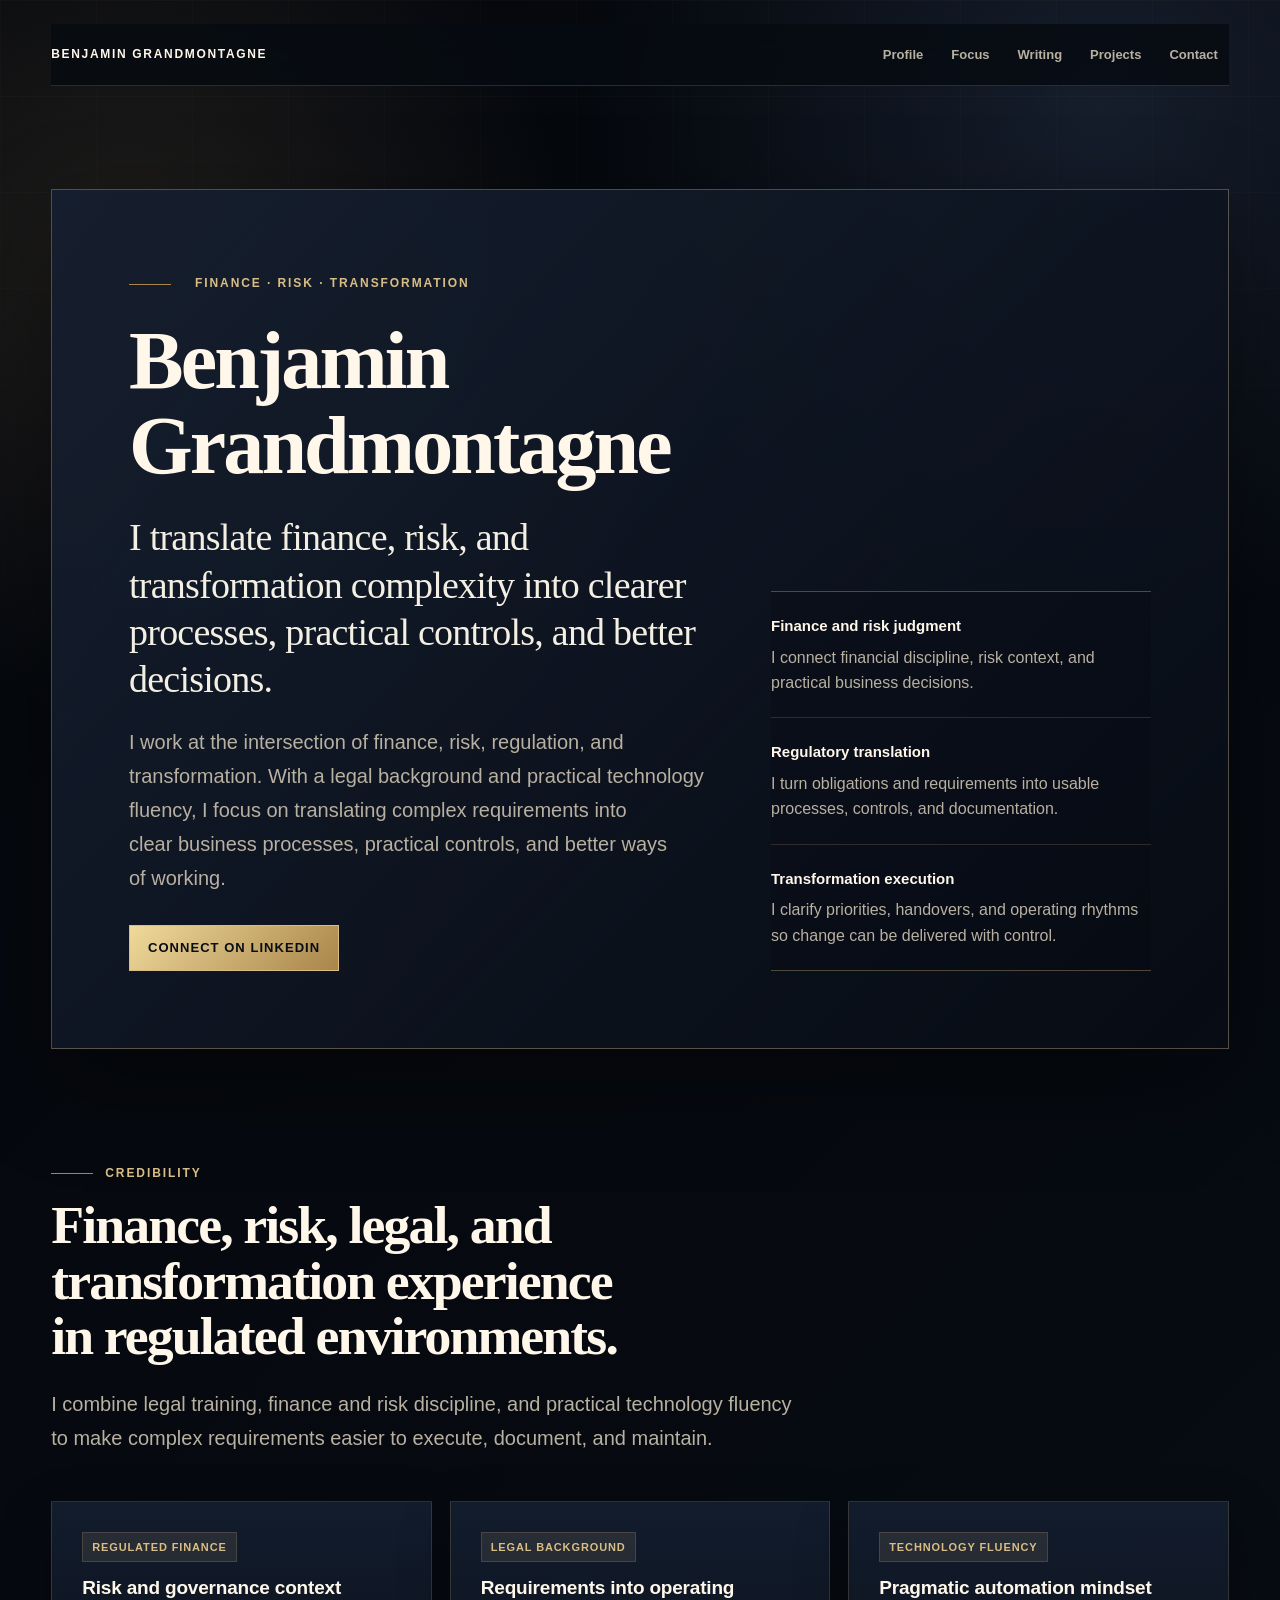
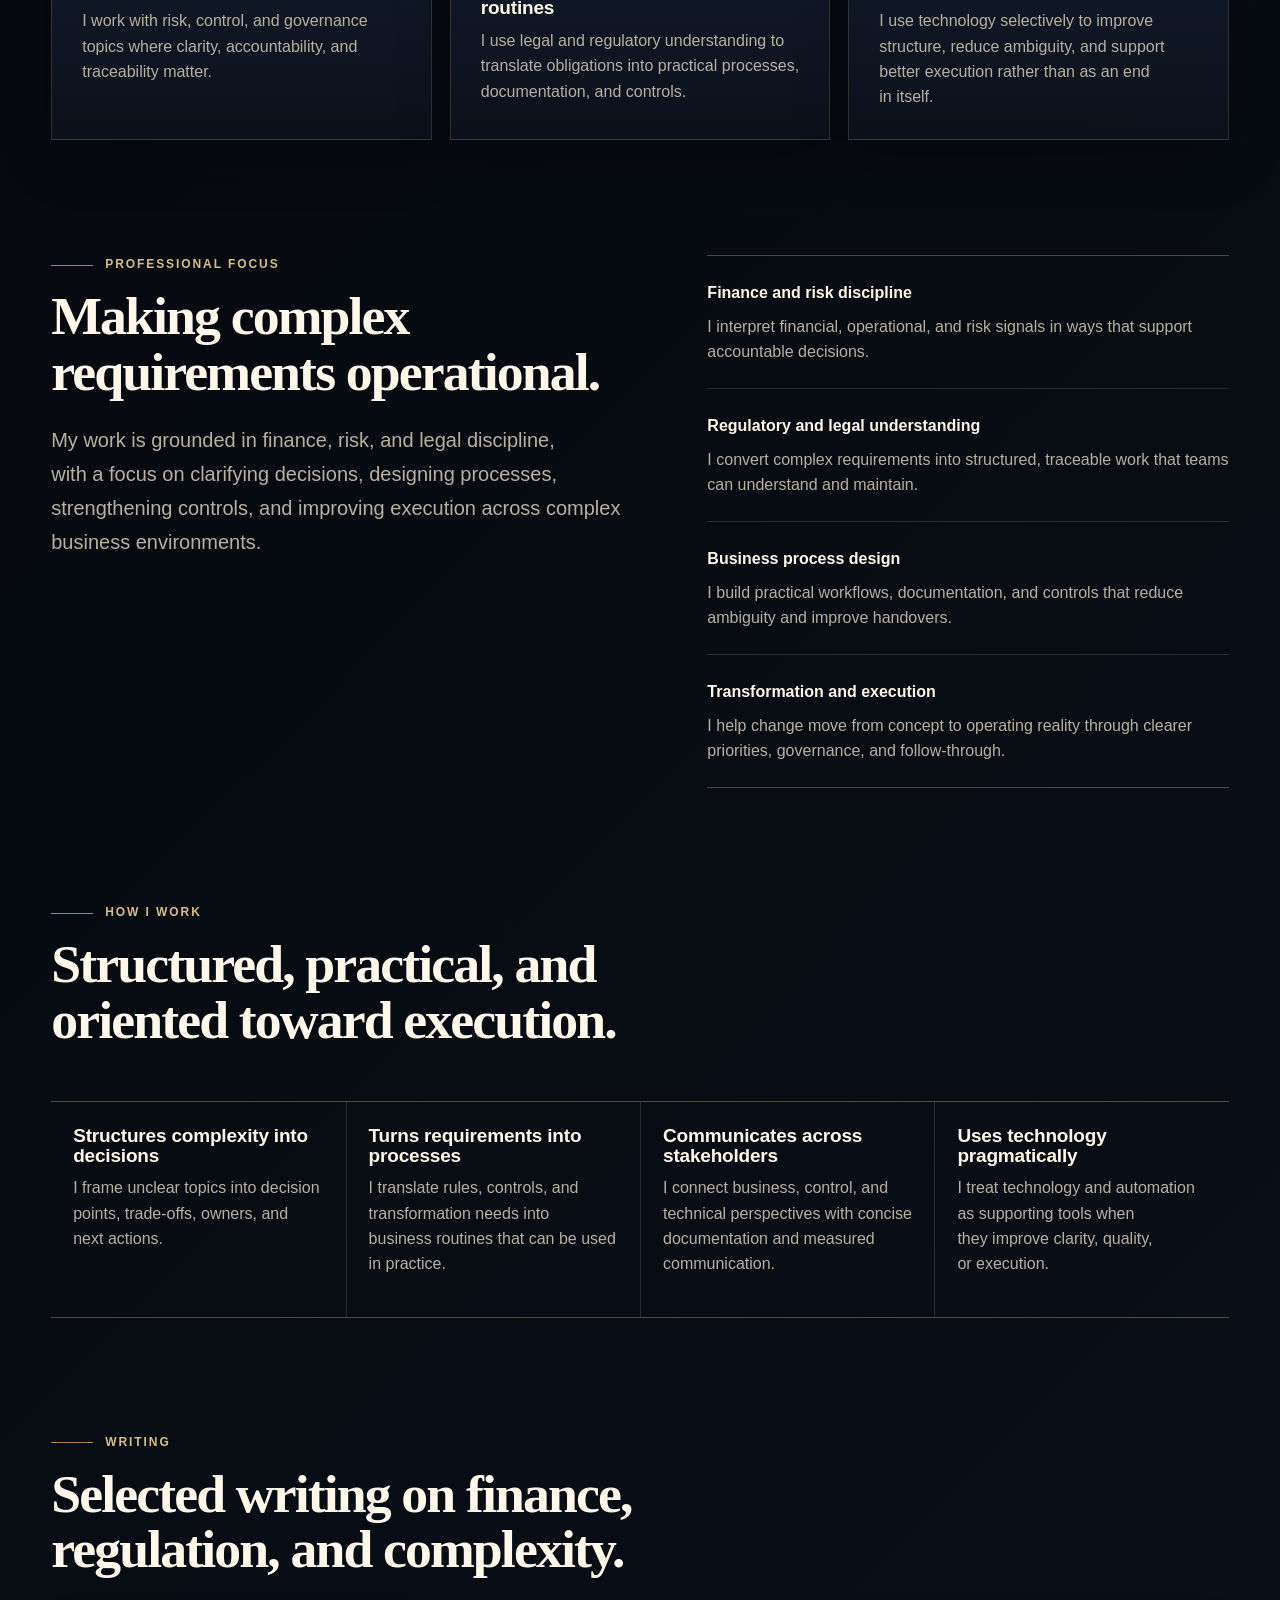
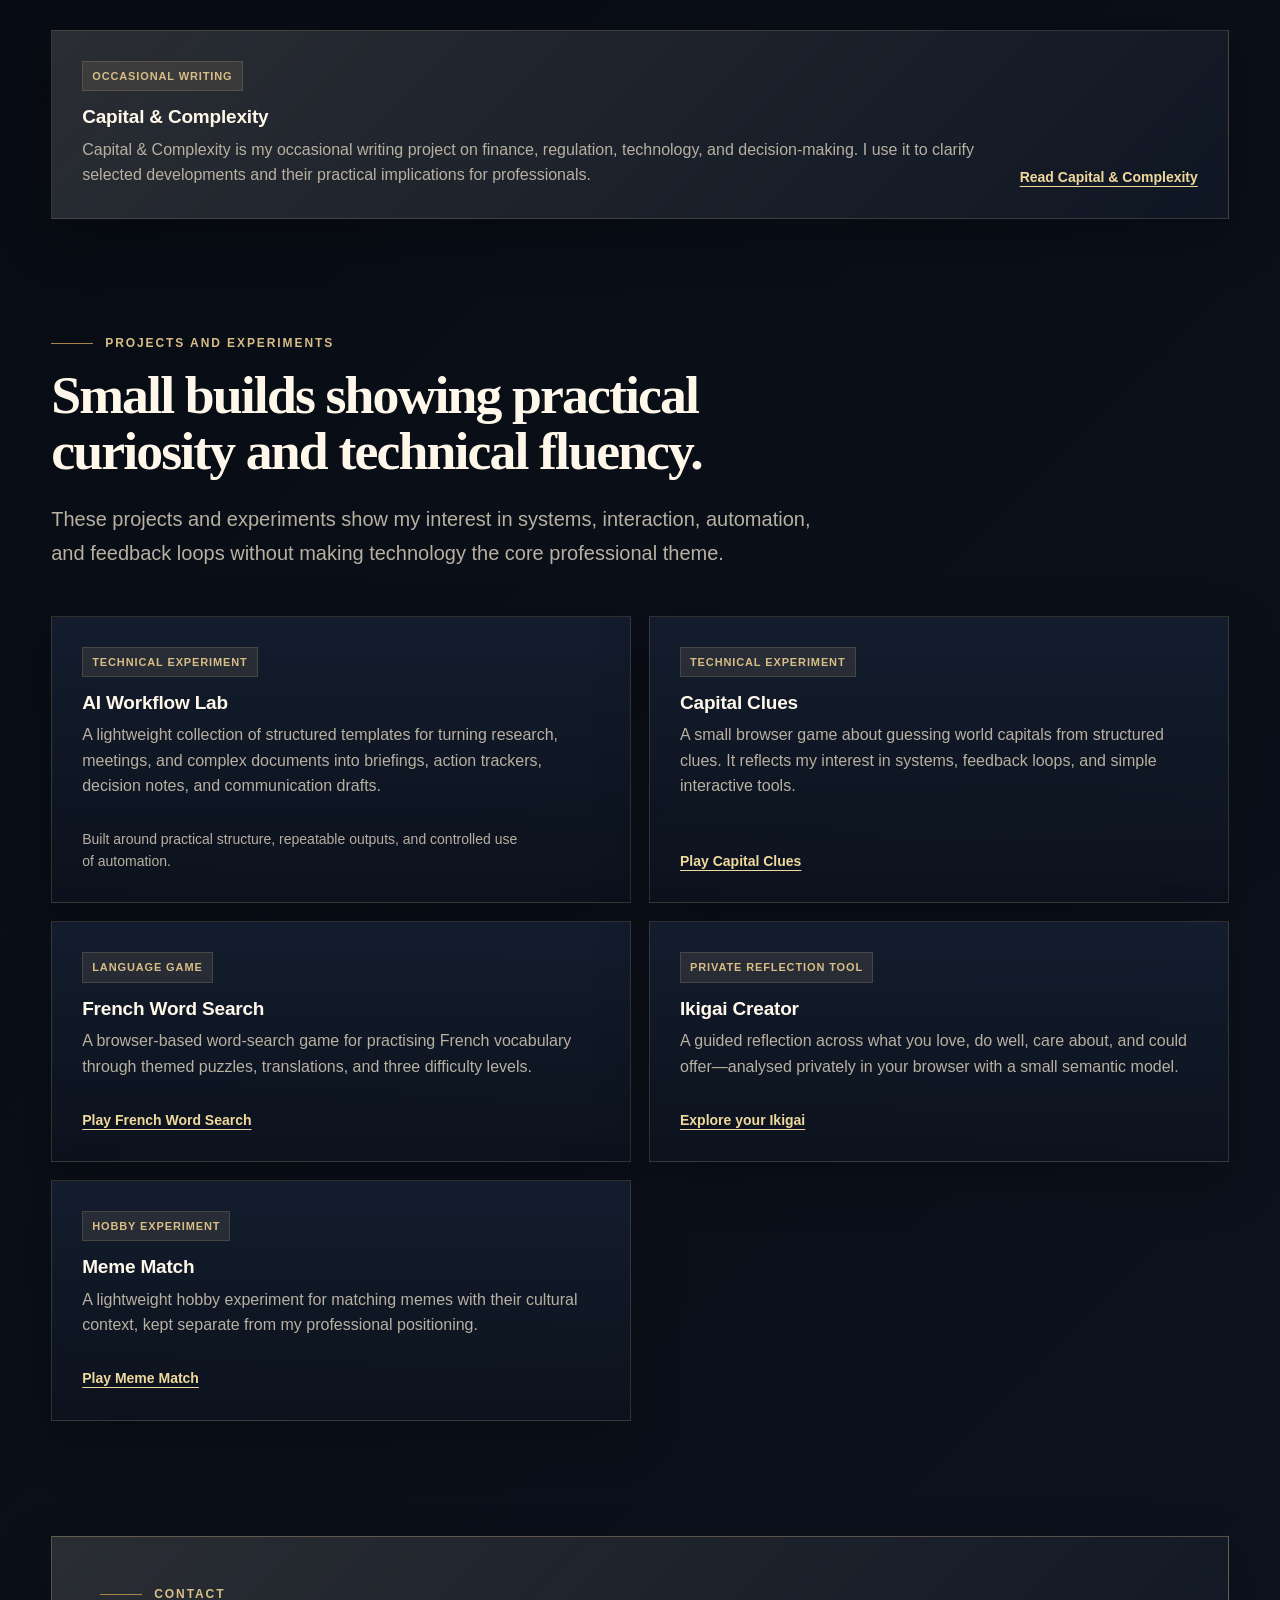
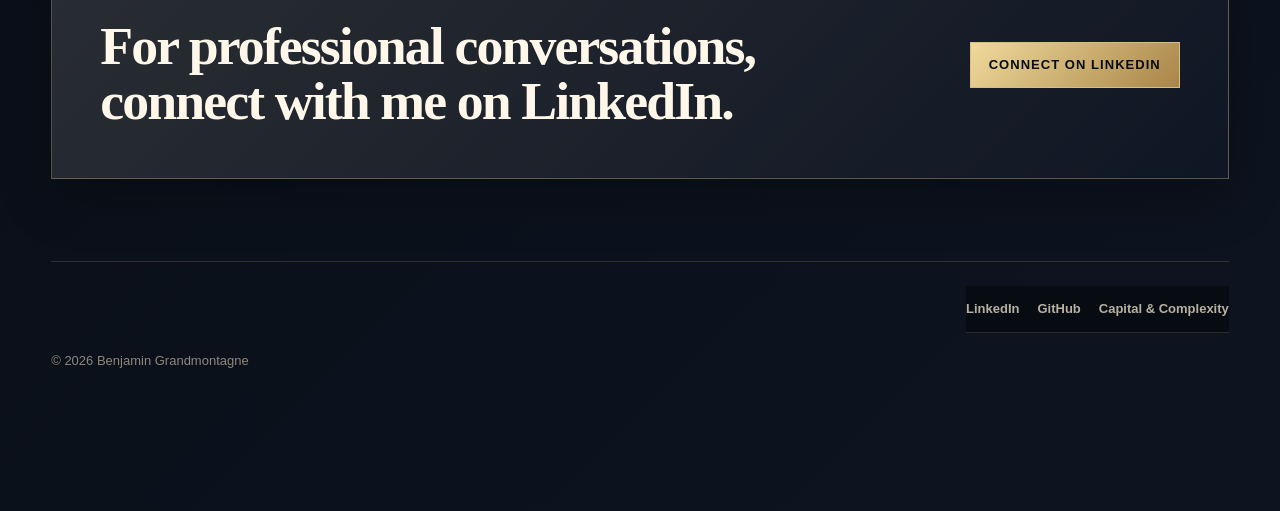
<file: index.html>
<!DOCTYPE html>
<html lang="en">
<head>
  <meta charset="UTF-8" />
  <meta name="viewport" content="width=device-width, initial-scale=1.0" />

  <title>Benjamin Grandmontagne | Finance, Risk &amp; Transformation</title>
  <meta name="description" content="I work across finance, risk, regulation, and transformation, with a legal background and a focus on translating complex requirements into clear business processes, practical controls, and better decisions." />
  <link rel="canonical" href="https://bengrnd.github.io/" />
  <meta property="og:title" content="Benjamin Grandmontagne | Finance, Risk &amp; Transformation" />
  <meta property="og:description" content="Finance, risk, legal, and transformation thinking translated into clear business processes, practical controls, and better decisions." />
  <meta property="og:type" content="website" />
  <meta property="og:url" content="https://bengrnd.github.io/" />
  <meta property="og:image" content="https://bengrnd.github.io/assets/img/social-card.svg" />
  <meta property="og:image:type" content="image/svg+xml" />
  <meta property="og:image:width" content="1200" />
  <meta property="og:image:height" content="630" />
  <meta name="twitter:card" content="summary_large_image" />
  <meta name="twitter:title" content="Benjamin Grandmontagne | Finance, Risk &amp; Transformation" />
  <meta name="twitter:description" content="Finance, risk, legal, and transformation thinking translated into clear business processes, practical controls, and better decisions." />
  <meta name="twitter:image" content="https://bengrnd.github.io/assets/img/social-card.svg" />
  <meta name="theme-color" content="#070b12" />

  <link rel="icon" href="assets/img/favicon.svg" type="image/svg+xml">
  <link rel="stylesheet" href="assets/css/main.css">
  <link rel="stylesheet" href="assets/css/enhancements.css">
  <style>
    .hero-title {
      font-size: clamp(48px, 6.4vw, 88px);
      overflow-wrap: normal;
      text-wrap: balance;
      word-break: keep-all;
    }

    .project-cards {
      grid-template-columns: repeat(2, minmax(0, 1fr));
    }

    @media (max-width: 1080px) {
      .hero-title {
        font-size: clamp(48px, 8vw, 96px);
      }
    }

    @media (max-width: 680px) {
      .project-cards {
        grid-template-columns: 1fr;
      }

      .hero-title {
        font-size: clamp(31px, 9vw, 39px);
        line-height: 1.04;
        letter-spacing: -0.045em;
      }
    }

    @media (max-width: 380px) {
      .hero-title {
        font-size: clamp(30px, 8.7vw, 34px);
      }
    }
  </style>
</head>

<body>
  <div class="page">
    <nav aria-label="Main navigation">
      <a class="nav-mark" href="/">Benjamin Grandmontagne</a>

      <div class="nav-links">
        <a href="#profile">Profile</a>
        <a class="nav-optional-mobile" href="#focus">Focus</a>
        <a href="#writing">Writing</a>
        <a href="#projects">Projects</a>
        <a href="#contact">Contact</a>
      </div>
    </nav>

    <main>
      <header id="profile" class="hero">
        <div class="hero-content">
          <p class="hero-kicker">Finance · Risk · Transformation</p>
          <h1 class="hero-title">Benjamin Grandmontagne</h1>

          <p class="subtitle">
            I translate finance, risk, and transformation complexity into clearer processes, practical controls, and better decisions.
          </p>

          <p class="intro">
            I work at the intersection of finance, risk, regulation, and transformation. With a legal background and practical technology fluency, I focus on translating complex requirements into clear business processes, practical controls, and better ways of working.
          </p>

          <a
            class="primary-cta"
            href="https://www.linkedin.com/in/benjamin-grandmontagne-0a0674151"
            target="_blank"
            rel="noopener noreferrer"
          >
            Connect on LinkedIn
          </a>
        </div>

        <aside class="hero-panel" aria-label="Professional focus summary">
          <div class="signal">
            <strong>Finance and risk judgment</strong>
            <span>I connect financial discipline, risk context, and practical business decisions.</span>
          </div>
          <div class="signal">
            <strong>Regulatory translation</strong>
            <span>I turn obligations and requirements into usable processes, controls, and documentation.</span>
          </div>
          <div class="signal">
            <strong>Transformation execution</strong>
            <span>I clarify priorities, handovers, and operating rhythms so change can be delivered with control.</span>
          </div>
        </aside>
      </header>

      <section class="section-shell" aria-labelledby="credibility-title">
        <div class="section-head">
          <p class="section-kicker">Credibility</p>
          <h2 id="credibility-title">Finance, risk, legal, and transformation experience in regulated environments.</h2>
          <p class="section-copy">
            I combine legal training, finance and risk discipline, and practical technology fluency to make complex requirements easier to execute, document, and maintain.
          </p>
        </div>

        <div class="cards">
          <article class="card">
            <span class="tag">Regulated finance</span>
            <h3>Risk and governance context</h3>
            <p>
              I work with risk, control, and governance topics where clarity, accountability, and traceability matter.
            </p>
          </article>

          <article class="card">
            <span class="tag">Legal background</span>
            <h3>Requirements into operating routines</h3>
            <p>
              I use legal and regulatory understanding to translate obligations into practical processes, documentation, and controls.
            </p>
          </article>

          <article class="card">
            <span class="tag">Technology fluency</span>
            <h3>Pragmatic automation mindset</h3>
            <p>
              I use technology selectively to improve structure, reduce ambiguity, and support better execution rather than as an end in itself.
            </p>
          </article>
        </div>
      </section>

      <section id="focus" class="two-column">
        <div>
          <p class="section-kicker">Professional focus</p>
          <h2>Making complex requirements operational.</h2>
          <p class="lead">
            My work is grounded in finance, risk, and legal discipline, with a focus on clarifying decisions, designing processes, strengthening controls, and improving execution across complex business environments.
          </p>
        </div>

        <ul class="focus-list" aria-label="Professional focus areas">
          <li>
            <strong>Finance and risk discipline</strong>
            <span>I interpret financial, operational, and risk signals in ways that support accountable decisions.</span>
          </li>
          <li>
            <strong>Regulatory and legal understanding</strong>
            <span>I convert complex requirements into structured, traceable work that teams can understand and maintain.</span>
          </li>
          <li>
            <strong>Business process design</strong>
            <span>I build practical workflows, documentation, and controls that reduce ambiguity and improve handovers.</span>
          </li>
          <li>
            <strong>Transformation and execution</strong>
            <span>I help change move from concept to operating reality through clearer priorities, governance, and follow-through.</span>
          </li>
        </ul>
      </section>

      <section class="section-shell workstyle" aria-labelledby="workstyle-title">
        <div class="section-head">
          <p class="section-kicker">How I work</p>
          <h2 id="workstyle-title">Structured, practical, and oriented toward execution.</h2>
        </div>

        <div class="principles">
          <article>
            <h3>Structures complexity into decisions</h3>
            <p>I frame unclear topics into decision points, trade-offs, owners, and next actions.</p>
          </article>
          <article>
            <h3>Turns requirements into processes</h3>
            <p>I translate rules, controls, and transformation needs into business routines that can be used in practice.</p>
          </article>
          <article>
            <h3>Communicates across stakeholders</h3>
            <p>I connect business, control, and technical perspectives with concise documentation and measured communication.</p>
          </article>
          <article>
            <h3>Uses technology pragmatically</h3>
            <p>I treat technology and automation as supporting tools when they improve clarity, quality, or execution.</p>
          </article>
        </div>
      </section>

      <section id="writing" class="section-shell writing-section">
        <div class="section-head">
          <p class="section-kicker">Writing</p>
          <h2>Selected writing on finance, regulation, and complexity.</h2>
        </div>

        <article class="card featured">
          <div>
            <span class="tag">Occasional writing</span>
            <h3>Capital &amp; Complexity</h3>
            <p>
              Capital &amp; Complexity is my occasional writing project on finance, regulation, technology, and decision-making. I use it to clarify selected developments and their practical implications for professionals.
            </p>
          </div>
          <p class="small">
            <a
              href="https://capitalcomplexity.substack.com/"
              target="_blank"
              rel="noopener noreferrer"
            >
              Read Capital &amp; Complexity
            </a>
          </p>
        </article>
      </section>

      <section id="projects" class="section-shell">
        <div class="section-head">
          <p class="section-kicker">Projects and experiments</p>
          <h2>Small builds showing practical curiosity and technical fluency.</h2>
          <p class="section-copy">
            These projects and experiments show my interest in systems, interaction, automation, and feedback loops without making technology the core professional theme.
          </p>
        </div>

        <div class="cards project-cards">
          <article class="card">
            <span class="tag">Technical experiment</span>
            <h3>AI Workflow Lab</h3>
            <p>
              A lightweight collection of structured templates for turning research, meetings, and complex documents into briefings, action trackers, decision notes, and communication drafts.
            </p>
            <p class="small">Built around practical structure, repeatable outputs, and controlled use of automation.</p>
          </article>

          <article class="card">
            <span class="tag">Technical experiment</span>
            <h3>Capital Clues</h3>
            <p>
              A small browser game about guessing world capitals from structured clues. It reflects my interest in systems, feedback loops, and simple interactive tools.
            </p>
            <p class="small">
              <a href="CapitalClues.html">Play Capital Clues</a>
            </p>
          </article>

          <article class="card">
            <span class="tag">Language game</span>
            <h3>French Word Search</h3>
            <p>
              A browser-based word-search game for practising French vocabulary through themed puzzles, translations, and three difficulty levels.
            </p>
            <p class="small">
              <a href="wordsearch.html">Play French Word Search</a>
            </p>
          </article>

          <article class="card">
            <span class="tag">Private reflection tool</span>
            <h3>Ikigai Creator</h3>
            <p>
              A guided reflection across what you love, do well, care about, and could offer—analysed privately in your browser with a small semantic model.
            </p>
            <p class="small">
              <a href="/ikigai.html">Explore your Ikigai</a>
            </p>
          </article>

          <article class="card hobby-card">
            <span class="tag">Hobby experiment</span>
            <h3>Meme Match</h3>
            <p>
              A lightweight hobby experiment for matching memes with their cultural context, kept separate from my professional positioning.
            </p>
            <p class="small">
              <a href="meme.html">Play Meme Match</a>
            </p>
          </article>
        </div>
      </section>

      <section id="contact" class="contact">
        <div>
          <p class="section-kicker">Contact</p>
          <h2>For professional conversations, connect with me on LinkedIn.</h2>
        </div>

        <p>
          <a
            class="primary-cta"
            href="https://www.linkedin.com/in/benjamin-grandmontagne-0a0674151"
            target="_blank"
            rel="noopener noreferrer"
          >
            Connect on LinkedIn
          </a>
        </p>
      </section>
    </main>

    <footer class="site-footer">
      <p>&copy; 2026 Benjamin Grandmontagne</p>
      <nav class="footer-links" aria-label="Footer navigation">
        <a href="https://www.linkedin.com/in/benjamin-grandmontagne-0a0674151" target="_blank" rel="noopener noreferrer">LinkedIn</a>
        <a href="https://github.com/bengrnd" target="_blank" rel="noopener noreferrer">GitHub</a>
        <a href="https://capitalcomplexity.substack.com/" target="_blank" rel="noopener noreferrer">Capital &amp; Complexity</a>
      </nav>
    </footer>
  </div>
</body>
</html>
</file>
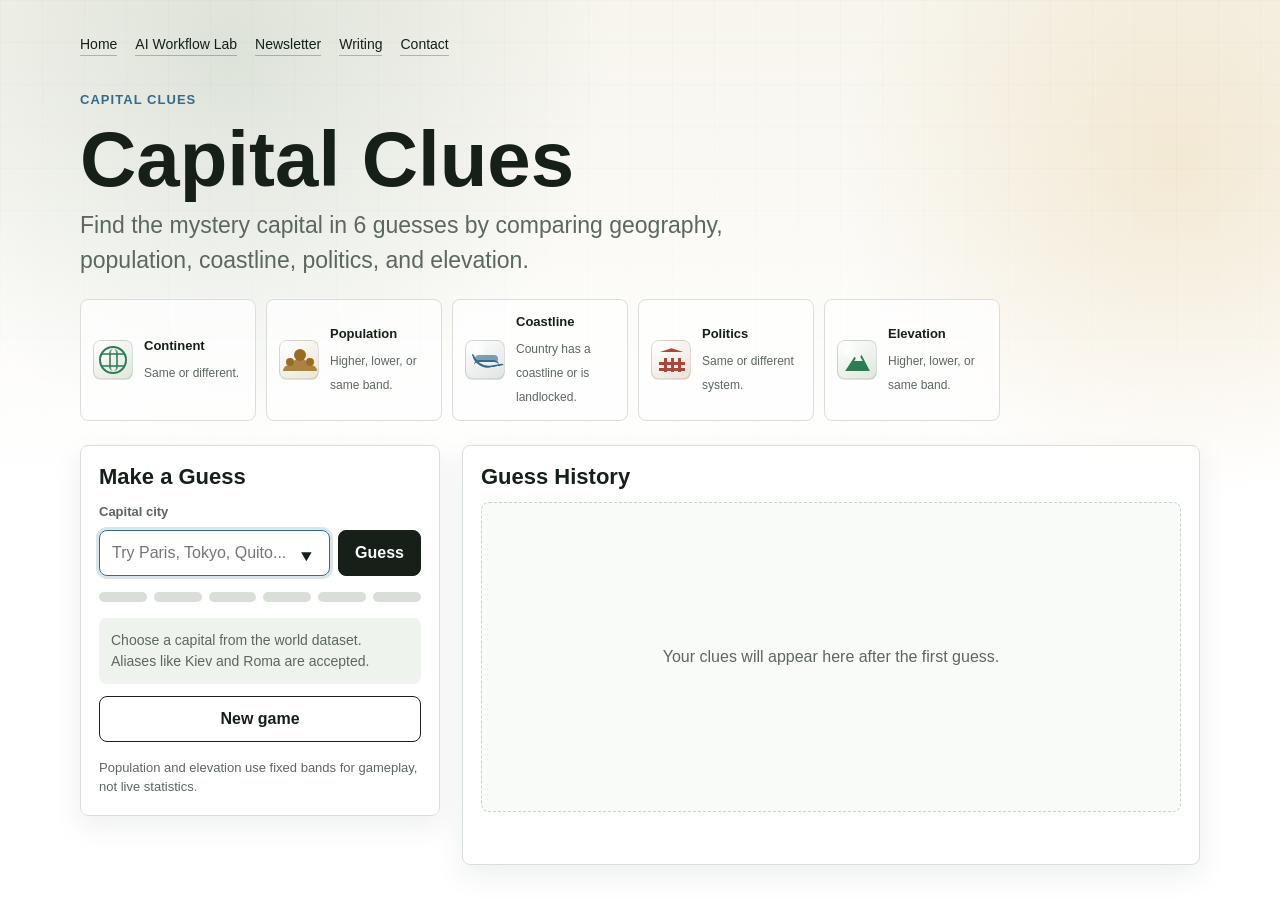
<file: CapitalClues.html>
<!DOCTYPE html>
<html lang="en">
<head>
  <meta charset="UTF-8" />
  <meta name="viewport" content="width=device-width, initial-scale=1.0" />

  <title>Capital Clues | Benjamin Grandmontagne</title>

  <style>
    :root {
      color-scheme: light;
      --ink: #162018;
      --muted: #5c675f;
      --line: #d9ded8;
      --paper: #fbfaf6;
      --panel: #ffffff;
      --soft: #eef3ed;
      --green: #2d7d54;
      --green-soft: #e4f3e9;
      --gold: #9b6b1f;
      --gold-soft: #fff2cf;
      --red: #a8483c;
      --red-soft: #f8e7e4;
      --blue: #356a8b;
      --blue-soft: #e5f0f5;
      --shadow: 0 18px 48px rgba(31, 41, 33, 0.12);
    }

    * {
      box-sizing: border-box;
    }

    body {
      margin: 0;
      font-family: Arial, sans-serif;
      line-height: 1.5;
      color: var(--ink);
      background:
        radial-gradient(circle at 18% 6%, rgba(60, 110, 84, 0.14), transparent 28%),
        radial-gradient(circle at 92% 18%, rgba(206, 151, 48, 0.16), transparent 24%),
        linear-gradient(180deg, #f7f5ed 0%, #ffffff 52%);
    }

    body::before {
      content: "";
      position: fixed;
      inset: 0;
      pointer-events: none;
      opacity: 0.24;
      background-image:
        linear-gradient(rgba(22, 32, 24, 0.08) 1px, transparent 1px),
        linear-gradient(90deg, rgba(22, 32, 24, 0.08) 1px, transparent 1px);
      background-size: 42px 42px;
      mask-image: linear-gradient(180deg, #000 0%, transparent 68%);
    }

    a {
      color: var(--ink);
    }

    .page {
      width: min(1120px, calc(100% - 36px));
      margin: 0 auto;
      padding: 34px 0 56px;
    }

    nav {
      display: flex;
      flex-wrap: wrap;
      gap: 18px;
      margin-bottom: 34px;
      font-size: 14px;
    }

    nav a {
      color: var(--ink);
      text-decoration: none;
      border-bottom: 1px solid rgba(22, 32, 24, 0.28);
    }

    nav a:hover {
      border-bottom-color: var(--ink);
    }

    .hero {
      max-width: 920px;
      margin-bottom: 24px;
    }

    h1 {
      margin: 0 0 12px;
      font-size: clamp(40px, 7vw, 78px);
      line-height: 0.96;
      letter-spacing: 0;
    }

    .subtitle {
      max-width: 680px;
      margin: 0 0 22px;
      font-size: clamp(18px, 2vw, 23px);
      color: var(--muted);
    }

    .rules {
      display: grid;
      grid-template-columns: repeat(5, minmax(0, 1fr));
      gap: 10px;
      margin-top: 20px;
    }

    .rule {
      display: flex;
      align-items: center;
      gap: 11px;
      width: 100%;
      min-height: 76px;
      padding: 12px;
      border: 1px solid var(--line);
      border-radius: 8px;
      color: var(--ink);
      background: rgba(255, 255, 255, 0.72);
      text-align: left;
      white-space: normal;
    }

    .rule-copy {
      min-width: 0;
    }

    .rule:hover,
    .rule:focus-visible {
      border-color: var(--blue);
      background: #fff;
    }

    .rule strong {
      display: block;
      margin-bottom: 4px;
      font-size: 13px;
    }

    .rule-copy span {
      color: var(--muted);
      font-size: 12px;
    }

    .category-logo {
      --logo-accent: var(--green);
      position: relative;
      flex: 0 0 auto;
      display: inline-grid;
      place-items: center;
      width: 40px;
      height: 40px;
      border: 1px solid rgba(22, 32, 24, 0.12);
      border-radius: 8px;
      color: var(--logo-accent);
      background:
        radial-gradient(circle at 28% 24%, rgba(255, 255, 255, 0.95), transparent 26%),
        linear-gradient(145deg, #ffffff, color-mix(in srgb, var(--logo-accent) 12%, #f7f5ed));
      box-shadow: inset 0 -1px 0 rgba(22, 32, 24, 0.08);
    }

    .category-logo::before,
    .category-logo::after,
    .category-logo span,
    .category-logo span::before,
    .category-logo span::after {
      content: "";
      position: absolute;
      display: block;
    }

    .category-logo span {
      color: inherit;
    }

    .category-logo.continent {
      --logo-accent: var(--green);
    }

    .category-logo.continent::before {
      width: 24px;
      height: 24px;
      border: 2px solid currentColor;
      border-radius: 999px;
    }

    .category-logo.continent::after {
      width: 24px;
      height: 10px;
      border-top: 2px solid currentColor;
      border-bottom: 2px solid currentColor;
      opacity: 0.78;
    }

    .category-logo.continent span {
      width: 9px;
      height: 22px;
      border-left: 2px solid currentColor;
      border-right: 2px solid currentColor;
      border-radius: 999px;
      opacity: 0.78;
    }

    .category-logo.population {
      --logo-accent: var(--gold);
    }

    .category-logo.population::before {
      width: 12px;
      height: 12px;
      top: 8px;
      left: 14px;
      border-radius: 999px;
      background: currentColor;
      box-shadow:
        -10px 7px 0 -2px currentColor,
        10px 7px 0 -2px currentColor;
    }

    .category-logo.population::after {
      width: 22px;
      height: 12px;
      left: 9px;
      bottom: 8px;
      border-radius: 999px 999px 6px 6px;
      background: currentColor;
      opacity: 0.82;
      box-shadow:
        -9px 3px 0 -3px currentColor,
        9px 3px 0 -3px currentColor;
    }

    .category-logo.coastline {
      --logo-accent: var(--blue);
    }

    .category-logo.coastline::before {
      width: 26px;
      height: 13px;
      left: 7px;
      top: 10px;
      border: 2px solid currentColor;
      border-color: transparent transparent currentColor currentColor;
      border-radius: 0 0 0 18px;
      transform: rotate(-10deg);
    }

    .category-logo.coastline::after {
      width: 25px;
      height: 8px;
      left: 8px;
      bottom: 9px;
      border-top: 2px solid currentColor;
      border-radius: 999px;
      box-shadow: 0 -6px 0 -1px color-mix(in srgb, currentColor 62%, transparent);
    }

    .category-logo.politics {
      --logo-accent: var(--red);
    }

    .category-logo.politics::before {
      width: 25px;
      height: 4px;
      top: 12px;
      left: 7px;
      background: currentColor;
      clip-path: polygon(50% 0, 100% 100%, 0 100%);
      transform: translateY(-5px);
    }

    .category-logo.politics::after {
      width: 26px;
      height: 3px;
      left: 7px;
      bottom: 8px;
      border-top: 3px solid currentColor;
      border-bottom: 3px solid currentColor;
    }

    .category-logo.politics span {
      width: 3px;
      height: 14px;
      left: 12px;
      top: 17px;
      background: currentColor;
      box-shadow:
        7px 0 0 currentColor,
        14px 0 0 currentColor;
    }

    .category-logo.elevation {
      --logo-accent: var(--green);
    }

    .category-logo.elevation::before {
      width: 25px;
      height: 20px;
      left: 7px;
      bottom: 8px;
      background: currentColor;
      clip-path: polygon(0 100%, 38% 28%, 52% 50%, 66% 18%, 100% 100%);
    }

    .category-logo.elevation::after {
      width: 9px;
      height: 7px;
      left: 16px;
      top: 13px;
      background: #fff;
      clip-path: polygon(50% 0, 100% 100%, 0 100%);
      opacity: 0.9;
    }

    .kicker {
      margin: 0 0 12px;
      color: var(--blue);
      font-size: 13px;
      font-weight: 700;
      text-transform: uppercase;
      letter-spacing: 0.08em;
    }

    .game-shell {
      display: grid;
      grid-template-columns: minmax(280px, 360px) minmax(0, 1fr);
      gap: 22px;
      align-items: start;
    }

    .panel {
      border: 1px solid var(--line);
      border-radius: 8px;
      background: rgba(255, 255, 255, 0.9);
      box-shadow: 0 10px 30px rgba(31, 41, 33, 0.08);
    }

    .controls {
      position: sticky;
      top: 18px;
      padding: 18px;
    }

    .controls h2,
    .history h2 {
      margin: 0 0 12px;
      font-size: 22px;
      line-height: 1.2;
    }

    label {
      display: block;
      margin-bottom: 8px;
      color: var(--muted);
      font-size: 13px;
      font-weight: 700;
    }

    .input-row {
      display: flex;
      gap: 8px;
    }

    input {
      width: 100%;
      min-height: 46px;
      padding: 0 12px;
      border: 1px solid #bfc8c0;
      border-radius: 8px;
      color: var(--ink);
      background: #fff;
      font: inherit;
    }

    input:focus {
      outline: 3px solid rgba(53, 106, 139, 0.18);
      border-color: var(--blue);
    }

    button {
      min-height: 46px;
      padding: 0 16px;
      border: 1px solid var(--ink);
      border-radius: 8px;
      color: #fff;
      background: var(--ink);
      font: inherit;
      font-weight: 700;
      cursor: pointer;
      white-space: nowrap;
    }

    button:hover {
      background: #2b382e;
    }

    button.secondary {
      width: 100%;
      margin-top: 12px;
      color: var(--ink);
      background: #fff;
    }

    button.secondary:hover {
      background: var(--soft);
    }

    button:disabled,
    input:disabled {
      cursor: not-allowed;
      opacity: 0.58;
    }

    .message {
      min-height: 50px;
      margin: 14px 0 0;
      padding: 12px;
      border-radius: 8px;
      color: var(--muted);
      background: var(--soft);
      font-size: 14px;
    }

    .message.win {
      color: #1e5538;
      background: var(--green-soft);
    }

    .message.win.celebrate,
    .answer-strip.celebrate {
      animation: winPulse 900ms ease-out 2;
    }

    .message.loss,
    .message.error {
      color: #7a342d;
      background: var(--red-soft);
    }

    .guess-meter {
      display: grid;
      grid-template-columns: repeat(6, 1fr);
      gap: 7px;
      margin: 16px 0;
    }

    .pip {
      height: 10px;
      border-radius: 999px;
      background: #d9ded8;
    }

    .pip.used {
      background: var(--gold);
    }

    .data-note {
      margin: 16px 0 0;
      color: var(--muted);
      font-size: 13px;
    }

    .history {
      min-height: 420px;
      padding: 18px;
    }

    .empty {
      display: grid;
      min-height: 310px;
      place-items: center;
      border: 1px dashed #cbd2cb;
      border-radius: 8px;
      color: var(--muted);
      text-align: center;
      background: rgba(247, 249, 245, 0.68);
    }

    .guess-card {
      margin-top: 14px;
      overflow: hidden;
      border: 1px solid var(--line);
      border-radius: 8px;
      background: #fff;
    }

    .guess-header {
      display: flex;
      justify-content: space-between;
      gap: 12px;
      align-items: flex-start;
      padding: 14px;
      border-bottom: 1px solid var(--line);
      background: #f8f8f3;
    }

    .guess-title {
      margin: 0;
      font-size: 18px;
      line-height: 1.2;
    }

    .guess-country {
      display: block;
      margin-top: 3px;
      color: var(--muted);
      font-size: 13px;
      font-weight: 400;
    }

    .guess-number {
      flex: 0 0 auto;
      padding: 4px 8px;
      border-radius: 999px;
      color: var(--muted);
      background: #fff;
      font-size: 12px;
      font-weight: 700;
    }

    .clue-grid {
      display: grid;
      grid-template-columns: repeat(5, minmax(120px, 1fr));
      gap: 1px;
      background: var(--line);
    }

    .clue {
      min-height: 116px;
      padding: 12px;
      background: #fff;
    }

    .clue.same {
      background: var(--green-soft);
    }

    .clue.close {
      background: var(--gold-soft);
    }

    .clue.diff {
      background: var(--red-soft);
    }

    .clue.direction {
      background: var(--blue-soft);
    }

    .clue-label {
      display: flex;
      align-items: center;
      gap: 8px;
      margin-bottom: 8px;
      color: var(--muted);
      font-size: 12px;
      font-weight: 700;
      text-transform: uppercase;
      letter-spacing: 0.05em;
    }

    .info-trigger {
      width: auto;
      min-height: 0;
      padding: 0;
      border: 0;
      border-radius: 0;
      color: inherit;
      background: transparent;
      font: inherit;
      font-weight: inherit;
      text-align: left;
      text-transform: inherit;
      letter-spacing: inherit;
      white-space: normal;
      cursor: pointer;
    }

    .info-trigger:hover,
    .info-trigger:focus-visible {
      color: var(--blue);
      background: transparent;
      text-decoration: underline;
      outline: none;
    }

    .rule.info-trigger {
      display: flex;
      align-items: center;
      gap: 11px;
      width: 100%;
      min-height: 76px;
      padding: 12px;
      border: 1px solid var(--line);
      border-radius: 8px;
      color: var(--ink);
      background: rgba(255, 255, 255, 0.72);
      text-decoration: none;
    }

    .rule.info-trigger:hover,
    .rule.info-trigger:focus-visible {
      border-color: var(--blue);
      color: var(--ink);
      background: #fff;
      text-decoration: none;
      outline: 3px solid rgba(53, 106, 139, 0.18);
    }

    .clue .category-logo {
      width: 28px;
      height: 28px;
      border-radius: 6px;
      opacity: 0.94;
    }

    .clue .category-logo.continent::before {
      width: 17px;
      height: 17px;
      border-width: 1.5px;
    }

    .clue .category-logo.continent::after {
      width: 17px;
      height: 7px;
      border-top-width: 1.5px;
      border-bottom-width: 1.5px;
    }

    .clue .category-logo.continent span {
      width: 7px;
      height: 16px;
      border-left-width: 1.5px;
      border-right-width: 1.5px;
    }

    .clue .category-logo.population::before {
      width: 8px;
      height: 8px;
      top: 6px;
      left: 10px;
      box-shadow:
        -7px 5px 0 -1.5px currentColor,
        7px 5px 0 -1.5px currentColor;
    }

    .clue .category-logo.population::after {
      width: 16px;
      height: 9px;
      left: 6px;
      bottom: 6px;
      box-shadow:
        -6px 2px 0 -2px currentColor,
        6px 2px 0 -2px currentColor;
    }

    .clue .category-logo.coastline::before {
      width: 18px;
      height: 9px;
      left: 5px;
      top: 7px;
      border-width: 1.5px;
    }

    .clue .category-logo.coastline::after {
      width: 18px;
      height: 6px;
      left: 5px;
      bottom: 6px;
      border-top-width: 1.5px;
      box-shadow: 0 -4px 0 -1px color-mix(in srgb, currentColor 62%, transparent);
    }

    .clue .category-logo.politics::before {
      width: 18px;
      height: 3px;
      top: 9px;
      left: 5px;
      transform: translateY(-3px);
    }

    .clue .category-logo.politics::after {
      width: 18px;
      height: 2px;
      left: 5px;
      bottom: 6px;
      border-top-width: 2px;
      border-bottom-width: 2px;
    }

    .clue .category-logo.politics span {
      width: 2px;
      height: 10px;
      left: 9px;
      top: 12px;
      box-shadow:
        5px 0 0 currentColor,
        10px 0 0 currentColor;
    }

    .clue .category-logo.elevation::before {
      width: 18px;
      height: 15px;
      left: 5px;
      bottom: 6px;
    }

    .clue .category-logo.elevation::after {
      width: 7px;
      height: 5px;
      left: 11px;
      top: 9px;
    }

    .clue-main {
      display: block;
      font-size: 15px;
      font-weight: 800;
      line-height: 1.25;
    }

    .clue-detail {
      display: block;
      margin-top: 7px;
      color: var(--muted);
      font-size: 12px;
    }

    .answer-strip {
      display: none;
      margin-top: 14px;
      padding: 14px;
      border: 1px solid var(--line);
      border-radius: 8px;
      background: #fff;
    }

    .answer-strip.visible {
      display: block;
    }

    .answer-strip b {
      display: block;
      margin-bottom: 4px;
      font-size: 20px;
    }

    .modal-backdrop {
      position: fixed;
      inset: 0;
      z-index: 10;
      display: grid;
      place-items: center;
      padding: 18px;
      background: rgba(22, 32, 24, 0.36);
    }

    .modal-backdrop[hidden] {
      display: none;
    }

    .modal {
      width: min(520px, 100%);
      max-height: min(720px, calc(100vh - 36px));
      overflow: auto;
      border: 1px solid var(--line);
      border-radius: 8px;
      background: #fff;
      box-shadow: var(--shadow);
    }

    .modal-header {
      display: flex;
      justify-content: space-between;
      gap: 16px;
      align-items: center;
      padding: 16px 18px;
      border-bottom: 1px solid var(--line);
      background: #f8f8f3;
    }

    .modal-header h2 {
      margin: 0;
      font-size: 22px;
      line-height: 1.2;
    }

    .modal-close {
      min-width: 38px;
      width: 38px;
      min-height: 38px;
      padding: 0;
      border-color: var(--line);
      color: var(--ink);
      background: #fff;
      font-size: 22px;
      line-height: 1;
    }

    .modal-close:hover {
      background: var(--soft);
    }

    .modal-body {
      padding: 18px;
    }

    .modal-body p {
      margin: 0 0 14px;
      color: var(--muted);
    }

    .category-list {
      display: grid;
      gap: 8px;
      margin: 0;
      padding: 0;
      list-style: none;
    }

    .category-list li {
      padding: 10px 12px;
      border: 1px solid var(--line);
      border-radius: 8px;
      background: var(--paper);
    }

    .category-list strong {
      display: block;
    }

    .category-list span {
      display: block;
      margin-top: 2px;
      color: var(--muted);
      font-size: 13px;
    }

    .win-celebration {
      position: fixed;
      inset: 0;
      z-index: 20;
      display: none;
      overflow: hidden;
      pointer-events: none;
    }

    .win-celebration.active {
      display: block;
    }

    .win-particle {
      position: absolute;
      top: 52%;
      left: 50%;
      width: var(--size, 10px);
      height: var(--size, 10px);
      border-radius: 999px;
      opacity: 0;
      background: var(--color, var(--green));
      box-shadow: 0 0 14px rgba(45, 125, 84, 0.18);
      transform: translate(-50%, -50%);
      animation: winBurst 1100ms cubic-bezier(0.15, 0.9, 0.2, 1) forwards;
      animation-delay: var(--delay, 0ms);
    }

    @keyframes winBurst {
      0% {
        opacity: 0;
        transform: translate(-50%, -50%) scale(0.5);
      }

      16% {
        opacity: 1;
      }

      100% {
        opacity: 0;
        transform:
          translate(calc(-50% + var(--x, 0px)), calc(-50% + var(--y, 0px)))
          rotate(var(--rotation, 0deg))
          scale(1.08);
      }
    }

    @keyframes winPulse {
      0%,
      100% {
        box-shadow: none;
        transform: translateY(0);
      }

      45% {
        box-shadow: 0 0 0 5px rgba(45, 125, 84, 0.13), 0 16px 34px rgba(45, 125, 84, 0.18);
        transform: translateY(-2px);
      }
    }

    @media (prefers-reduced-motion: reduce) {
      .win-celebration.active {
        display: none;
      }

      .message.win.celebrate,
      .answer-strip.celebrate {
        animation: none;
      }
    }

    @media (max-width: 900px) {
      .game-shell {
        grid-template-columns: 1fr;
      }

      .controls {
        position: static;
      }

      .rules {
        grid-template-columns: repeat(2, 1fr);
      }

      .clue-grid {
        grid-template-columns: repeat(2, minmax(0, 1fr));
      }
    }

    @media (max-width: 560px) {
      .page {
        width: min(100% - 24px, 1120px);
        padding-top: 24px;
      }

      nav {
        margin-bottom: 24px;
      }

      .rules,
      .clue-grid {
        grid-template-columns: 1fr;
      }

      .input-row {
        flex-direction: column;
      }

      .input-row button,
      button.secondary {
        width: 100%;
      }
    }
  </style>
</head>

<body>
  <div class="page">
    <nav>
      <a href="index.html">Home</a>
      <a href="index.html#lab">AI Workflow Lab</a>
      <a href="index.html#newsletter">Newsletter</a>
      <a href="index.html#writing">Writing</a>
      <a href="index.html#contact">Contact</a>
    </nav>

    <main>
      <section class="hero" aria-labelledby="page-title">
        <div>
          <p class="kicker">Capital Clues</p>
          <h1 id="page-title">Capital Clues</h1>
          <p class="subtitle">
            Find the mystery capital in 6 guesses by comparing geography, population,
            coastline, politics, and elevation.
          </p>

          <div class="rules" aria-label="Clue categories">
            <button class="rule info-trigger" type="button" data-category="continent">
              <span class="category-logo continent" aria-hidden="true"><span></span></span>
              <span class="rule-copy">
                <strong>Continent</strong>
                <span>Same or different.</span>
              </span>
            </button>
            <button class="rule info-trigger" type="button" data-category="population">
              <span class="category-logo population" aria-hidden="true"><span></span></span>
              <span class="rule-copy">
                <strong>Population</strong>
                <span>Higher, lower, or same band.</span>
              </span>
            </button>
            <button class="rule info-trigger" type="button" data-category="coastline">
              <span class="category-logo coastline" aria-hidden="true"><span></span></span>
              <span class="rule-copy">
                <strong>Coastline</strong>
                <span>Country has a coastline or is landlocked.</span>
              </span>
            </button>
            <button class="rule info-trigger" type="button" data-category="politics">
              <span class="category-logo politics" aria-hidden="true"><span></span></span>
              <span class="rule-copy">
                <strong>Politics</strong>
                <span>Same or different system.</span>
              </span>
            </button>
            <button class="rule info-trigger" type="button" data-category="elevation">
              <span class="category-logo elevation" aria-hidden="true"><span></span></span>
              <span class="rule-copy">
                <strong>Elevation</strong>
                <span>Higher, lower, or same band.</span>
              </span>
            </button>
          </div>
        </div>
      </section>

      <section class="game-shell" aria-label="Capital Clues game">
        <div class="panel controls">
          <h2>Make a Guess</h2>
          <form id="guess-form" autocomplete="off">
            <label for="guess-input">Capital city</label>
            <div class="input-row">
              <input
                id="guess-input"
                list="capital-options"
                name="capital"
                type="text"
                placeholder="Try Paris, Tokyo, Quito..."
                aria-describedby="game-message"
              />
              <datalist id="capital-options"></datalist>
              <button id="guess-button" type="submit">Guess</button>
            </div>
          </form>

          <div class="guess-meter" id="guess-meter" aria-label="Guesses used"></div>
          <p class="message" id="game-message" role="status" aria-live="polite">
            Choose a capital from the world dataset. Aliases like Kiev and Roma are accepted.
          </p>
          <button class="secondary" id="new-game" type="button">New game</button>
          <p class="data-note">
            Population and elevation use fixed bands for gameplay, not live statistics.
          </p>
        </div>

        <div class="panel history">
          <h2>Guess History</h2>
          <div class="answer-strip" id="answer-strip"></div>
          <div id="history-list">
            <div class="empty">
              <p>Your clues will appear here after the first guess.</p>
            </div>
          </div>
        </div>
      </section>
    </main>
  </div>

  <div class="modal-backdrop" id="category-modal" hidden>
    <section
      class="modal"
      role="dialog"
      aria-modal="true"
      aria-labelledby="category-modal-title"
      aria-describedby="category-modal-description"
    >
      <div class="modal-header">
        <h2 id="category-modal-title">Category</h2>
        <button class="modal-close" id="category-modal-close" type="button" aria-label="Close category information">&times;</button>
      </div>
      <div class="modal-body">
        <p id="category-modal-description"></p>
        <ul class="category-list" id="category-modal-list"></ul>
      </div>
    </section>
  </div>

  <div class="win-celebration" id="win-celebration" aria-hidden="true"></div>

  <script>
    const MAX_GUESSES = 6;

    const categoryInfo = {
      continent: {
        title: "Continent",
        description: "The answer either shares the guessed capital's continent or it does not.",
        items: [
          { name: "Africa" },
          { name: "Asia" },
          { name: "Europe" },
          { name: "North America" },
          { name: "Oceania" },
          { name: "South America" }
        ]
      },
      population: {
        title: "Population",
        description: "Urban area population is compared by broad bands, not exact figures.",
        items: [
          { name: "Tiny", detail: "Under 250k" },
          { name: "Small", detail: "250k-750k" },
          { name: "Medium", detail: "750k-2m" },
          { name: "Large", detail: "2m-5m" },
          { name: "Very large", detail: "5m-10m" },
          { name: "Megacity", detail: "10m+" }
        ]
      },
      coastline: {
        title: "Coastline",
        description: "This compares whether the country itself has a coastline or is landlocked.",
        items: [
          { name: "Coastal", detail: "The country has access to an ocean or sea." },
          { name: "Landlocked", detail: "The country has no ocean or sea coastline." }
        ]
      },
      politics: {
        title: "Politics",
        description: "Political systems are simplified into stable gameplay categories.",
        items: [
          { name: "Republic" },
          { name: "Constitutional monarchy" },
          { name: "Absolute monarchy" },
          { name: "One-party state" },
          { name: "Theocracy / religious state" },
          { name: "Other / transitional" }
        ]
      },
      elevation: {
        title: "Elevation",
        description: "Capital elevation is compared by broad bands, not exact meter differences.",
        items: [
          { name: "Sea level", detail: "0-50 m" },
          { name: "Low", detail: "51-250 m" },
          { name: "Moderate", detail: "251-750 m" },
          { name: "High", detail: "751-1,500 m" },
          { name: "Very high", detail: "1,501-2,500 m" },
          { name: "Extreme", detail: "2,500 m+" }
        ]
      }
    };

    const capitals = [
      {country:"Afghanistan",capital:"Kabul",aliases:[],continent:"Asia",population:4434550,populationBand:"Large",coastline:"Landlocked",politicalSystem:"Theocracy / religious state",elevation:1798,elevationBand:"Very high"},
      {country:"Albania",capital:"Tirana",aliases:[],continent:"Europe",population:418495,populationBand:"Small",coastline:"Coastal",politicalSystem:"Republic",elevation:113,elevationBand:"Low"},
      {country:"Algeria",capital:"Algiers",aliases:[],continent:"Africa",population:2364230,populationBand:"Large",coastline:"Coastal",politicalSystem:"Republic",elevation:113,elevationBand:"Low"},
      {country:"Andorra",capital:"Andorra la Vella",aliases:[],continent:"Europe",population:20430,populationBand:"Tiny",coastline:"Landlocked",politicalSystem:"Constitutional monarchy",elevation:1037,elevationBand:"High"},
      {country:"Angola",capital:"Luanda",aliases:[],continent:"Africa",population:2776168,populationBand:"Large",coastline:"Coastal",politicalSystem:"Republic",elevation:73,elevationBand:"Low"},
      {country:"Antigua and Barbuda",capital:"Saint John's",aliases:[],continent:"North America",population:51737,populationBand:"Tiny",coastline:"Coastal",politicalSystem:"Constitutional monarchy",elevation:12,elevationBand:"Sea level"},
      {country:"Argentina",capital:"Buenos Aires",aliases:[],continent:"South America",population:2891082,populationBand:"Large",coastline:"Coastal",politicalSystem:"Republic",elevation:31,elevationBand:"Sea level"},
      {country:"Armenia",capital:"Yerevan",aliases:[],continent:"Asia",population:1144700,populationBand:"Medium",coastline:"Landlocked",politicalSystem:"Republic",elevation:1002,elevationBand:"High"},
      {country:"Australia",capital:"Canberra",aliases:[],continent:"Oceania",population:367752,populationBand:"Small",coastline:"Coastal",politicalSystem:"Constitutional monarchy",elevation:571,elevationBand:"Moderate"},
      {country:"Austria",capital:"Vienna",aliases:[],continent:"Europe",population:1691468,populationBand:"Medium",coastline:"Landlocked",politicalSystem:"Republic",elevation:171,elevationBand:"Low"},
      {country:"Azerbaijan",capital:"Baku",aliases:[],continent:"Asia",population:2351300,populationBand:"Large",coastline:"Landlocked",politicalSystem:"Republic",elevation:-23,elevationBand:"Sea level"},
      {country:"Bahamas",capital:"Nassau",aliases:[],continent:"North America",population:227940,populationBand:"Tiny",coastline:"Coastal",politicalSystem:"Constitutional monarchy",elevation:5,elevationBand:"Sea level"},
      {country:"Bahrain",capital:"Manama",aliases:[],continent:"Asia",population:147074,populationBand:"Tiny",coastline:"Coastal",politicalSystem:"Absolute monarchy",elevation:12,elevationBand:"Sea level"},
      {country:"Bangladesh",capital:"Dhaka",aliases:[],continent:"Asia",population:10356500,populationBand:"Megacity",coastline:"Coastal",politicalSystem:"Republic",elevation:23,elevationBand:"Sea level"},
      {country:"Barbados",capital:"Bridgetown",aliases:[],continent:"North America",population:98511,populationBand:"Tiny",coastline:"Coastal",politicalSystem:"Constitutional monarchy",elevation:10,elevationBand:"Sea level"},
      {country:"Belarus",capital:"Minsk",aliases:[],continent:"Europe",population:1742124,populationBand:"Medium",coastline:"Landlocked",politicalSystem:"Republic",elevation:222,elevationBand:"Low"},
      {country:"Belgium",capital:"Brussels",aliases:[],continent:"Europe",population:1019022,populationBand:"Medium",coastline:"Coastal",politicalSystem:"Constitutional monarchy",elevation:28,elevationBand:"Sea level"},
      {country:"Belize",capital:"Belmopan",aliases:[],continent:"North America",population:13381,populationBand:"Tiny",coastline:"Coastal",politicalSystem:"Constitutional monarchy",elevation:56,elevationBand:"Low"},
      {country:"Benin",capital:"Porto-Novo",aliases:[],continent:"Africa",population:264320,populationBand:"Small",coastline:"Coastal",politicalSystem:"Republic",elevation:20,elevationBand:"Sea level"},
      {country:"Bhutan",capital:"Thimphu",aliases:[],continent:"Asia",population:98676,populationBand:"Tiny",coastline:"Landlocked",politicalSystem:"Constitutional monarchy",elevation:2320,elevationBand:"Very high"},
      {country:"Bolivia",capital:"Sucre",aliases:["La Paz"],continent:"South America",population:300000,populationBand:"Small",coastline:"Landlocked",politicalSystem:"Republic",elevation:2810,elevationBand:"Extreme"},
      {country:"Bosnia and Herzegovina",capital:"Sarajevo",aliases:[],continent:"Europe",population:696731,populationBand:"Small",coastline:"Coastal",politicalSystem:"Republic",elevation:509,elevationBand:"Moderate"},
      {country:"Botswana",capital:"Gaborone",aliases:[],continent:"Africa",population:246325,populationBand:"Tiny",coastline:"Landlocked",politicalSystem:"Republic",elevation:1011,elevationBand:"High"},
      {country:"Brazil",capital:"Brasilia",aliases:[],continent:"South America",population:4700000,populationBand:"Large",coastline:"Coastal",politicalSystem:"Republic",elevation:1172,elevationBand:"High"},
      {country:"Brunei",capital:"Bandar Seri Begawan",aliases:["Bandar"],continent:"Asia",population:280000,populationBand:"Small",coastline:"Coastal",politicalSystem:"Absolute monarchy",elevation:14,elevationBand:"Sea level"},
      {country:"Bulgaria",capital:"Sofia",aliases:[],continent:"Europe",population:1152556,populationBand:"Medium",coastline:"Coastal",politicalSystem:"Republic",elevation:562,elevationBand:"Moderate"},
      {country:"Burkina Faso",capital:"Ouagadougou",aliases:[],continent:"Africa",population:2415266,populationBand:"Large",coastline:"Landlocked",politicalSystem:"Republic",elevation:299,elevationBand:"Moderate"},
      {country:"Burundi",capital:"Gitega",aliases:[],continent:"Africa",population:64904,populationBand:"Tiny",coastline:"Landlocked",politicalSystem:"Republic",elevation:1684,elevationBand:"Very high"},
      {country:"Cambodia",capital:"Phnom Penh",aliases:[],continent:"Asia",population:1573544,populationBand:"Medium",coastline:"Coastal",politicalSystem:"Constitutional monarchy",elevation:20,elevationBand:"Sea level"},
      {country:"Cameroon",capital:"Yaounde",aliases:[],continent:"Africa",population:4400000,populationBand:"Large",coastline:"Coastal",politicalSystem:"Republic",elevation:726,elevationBand:"Moderate"},
      {country:"Canada",capital:"Ottawa",aliases:[],continent:"North America",population:1017449,populationBand:"Medium",coastline:"Coastal",politicalSystem:"Constitutional monarchy",elevation:71,elevationBand:"Low"},
      {country:"Cape Verde",capital:"Praia",aliases:[],continent:"Africa",population:137868,populationBand:"Tiny",coastline:"Coastal",politicalSystem:"Republic",elevation:18,elevationBand:"Sea level"},
      {country:"Central African Republic",capital:"Bangui",aliases:[],continent:"Africa",population:812407,populationBand:"Medium",coastline:"Landlocked",politicalSystem:"Republic",elevation:351,elevationBand:"Moderate"},
      {country:"Chad",capital:"N'Djamena",aliases:["Ndjamena"],continent:"Africa",population:1600000,populationBand:"Medium",coastline:"Landlocked",politicalSystem:"Republic",elevation:298,elevationBand:"Moderate"},
      {country:"Chile",capital:"Santiago",aliases:[],continent:"South America",population:4837295,populationBand:"Large",coastline:"Coastal",politicalSystem:"Republic",elevation:556,elevationBand:"Moderate"},
      {country:"China",capital:"Beijing",aliases:["Peking"],continent:"Asia",population:21000000,populationBand:"Megacity",coastline:"Coastal",politicalSystem:"One-party state",elevation:43,elevationBand:"Sea level"},
      {country:"Colombia",capital:"Bogota",aliases:[],continent:"South America",population:11000000,populationBand:"Megacity",coastline:"Coastal",politicalSystem:"Republic",elevation:2640,elevationBand:"Extreme"},
      {country:"Comoros",capital:"Moroni",aliases:[],continent:"Africa",population:74749,populationBand:"Tiny",coastline:"Coastal",politicalSystem:"Republic",elevation:27,elevationBand:"Sea level"},
      {country:"Costa Rica",capital:"San Jose",aliases:[],continent:"North America",population:1500000,populationBand:"Medium",coastline:"Coastal",politicalSystem:"Republic",elevation:1172,elevationBand:"High"},
      {country:"Croatia",capital:"Zagreb",aliases:[],continent:"Europe",population:663592,populationBand:"Small",coastline:"Coastal",politicalSystem:"Republic",elevation:135,elevationBand:"Low"},
      {country:"Cuba",capital:"Havana",aliases:[],continent:"North America",population:2163824,populationBand:"Large",coastline:"Coastal",politicalSystem:"One-party state",elevation:41,elevationBand:"Sea level"},
      {country:"Cyprus",capital:"Nicosia",aliases:[],continent:"Europe",population:200452,populationBand:"Tiny",coastline:"Coastal",politicalSystem:"Republic",elevation:155,elevationBand:"Low"},
      {country:"Czechia",capital:"Prague",aliases:["Praha"],continent:"Europe",population:1400000,populationBand:"Medium",coastline:"Landlocked",politicalSystem:"Republic",elevation:200,elevationBand:"Low"},
      {country:"Denmark",capital:"Copenhagen",aliases:["Kobenhavn"],continent:"Europe",population:1400000,populationBand:"Medium",coastline:"Coastal",politicalSystem:"Constitutional monarchy",elevation:14,elevationBand:"Sea level"},
      {country:"Djibouti",capital:"Djibouti",aliases:[],continent:"Africa",population:626512,populationBand:"Small",coastline:"Coastal",politicalSystem:"Republic",elevation:6,elevationBand:"Sea level"},
      {country:"Dominica",capital:"Roseau",aliases:[],continent:"North America",population:16571,populationBand:"Tiny",coastline:"Coastal",politicalSystem:"Republic",elevation:11,elevationBand:"Sea level"},
      {country:"Dominican Republic",capital:"Santo Domingo",aliases:[],continent:"North America",population:2201941,populationBand:"Large",coastline:"Coastal",politicalSystem:"Republic",elevation:24,elevationBand:"Sea level"},
      {country:"DR Congo",capital:"Kinshasa",aliases:[],continent:"Africa",population:16000000,populationBand:"Megacity",coastline:"Coastal",politicalSystem:"Republic",elevation:281,elevationBand:"Moderate"},
      {country:"Ecuador",capital:"Quito",aliases:[],continent:"South America",population:2781641,populationBand:"Large",coastline:"Coastal",politicalSystem:"Republic",elevation:2854,elevationBand:"Extreme"},
      {country:"Egypt",capital:"Cairo",aliases:[],continent:"Africa",population:9606916,populationBand:"Very large",coastline:"Coastal",politicalSystem:"Republic",elevation:23,elevationBand:"Sea level"},
      {country:"El Salvador",capital:"San Salvador",aliases:[],continent:"North America",population:1100000,populationBand:"Medium",coastline:"Coastal",politicalSystem:"Republic",elevation:658,elevationBand:"Moderate"},
      {country:"Equatorial Guinea",capital:"Malabo",aliases:["Ciudad de la Paz"],continent:"Africa",population:300000,populationBand:"Small",coastline:"Coastal",politicalSystem:"Republic",elevation:0,elevationBand:"Sea level"},
      {country:"Eritrea",capital:"Asmara",aliases:[],continent:"Africa",population:563930,populationBand:"Small",coastline:"Coastal",politicalSystem:"One-party state",elevation:2334,elevationBand:"Very high"},
      {country:"Estonia",capital:"Tallinn",aliases:[],continent:"Europe",population:394024,populationBand:"Small",coastline:"Coastal",politicalSystem:"Republic",elevation:12,elevationBand:"Sea level"},
      {country:"Eswatini",capital:"Mbabane",aliases:[],continent:"Africa",population:76218,populationBand:"Tiny",coastline:"Landlocked",politicalSystem:"Absolute monarchy",elevation:1209,elevationBand:"High"},
      {country:"Ethiopia",capital:"Addis Ababa",aliases:[],continent:"Africa",population:3860000,populationBand:"Large",coastline:"Landlocked",politicalSystem:"Republic",elevation:2405,elevationBand:"Very high"},
      {country:"Fiji",capital:"Suva",aliases:[],continent:"Oceania",population:77366,populationBand:"Tiny",coastline:"Coastal",politicalSystem:"Republic",elevation:-9999,elevationBand:"Sea level"},
      {country:"Finland",capital:"Helsinki",aliases:[],continent:"Europe",population:658864,populationBand:"Small",coastline:"Coastal",politicalSystem:"Republic",elevation:26,elevationBand:"Sea level"},
      {country:"France",capital:"Paris",aliases:[],continent:"Europe",population:2138551,populationBand:"Large",coastline:"Coastal",politicalSystem:"Republic",elevation:42,elevationBand:"Sea level"},
      {country:"Gabon",capital:"Libreville",aliases:[],continent:"Africa",population:846090,populationBand:"Medium",coastline:"Coastal",politicalSystem:"Republic",elevation:8,elevationBand:"Sea level"},
      {country:"Gambia",capital:"Banjul",aliases:[],continent:"Africa",population:37274,populationBand:"Tiny",coastline:"Coastal",politicalSystem:"Republic",elevation:5,elevationBand:"Sea level"},
      {country:"Georgia",capital:"Tbilisi",aliases:[],continent:"Asia",population:1049498,populationBand:"Medium",coastline:"Coastal",politicalSystem:"Republic",elevation:433,elevationBand:"Moderate"},
      {country:"Germany",capital:"Berlin",aliases:[],continent:"Europe",population:3426354,populationBand:"Large",coastline:"Coastal",politicalSystem:"Republic",elevation:74,elevationBand:"Low"},
      {country:"Ghana",capital:"Accra",aliases:[],continent:"Africa",population:1963264,populationBand:"Medium",coastline:"Coastal",politicalSystem:"Republic",elevation:33,elevationBand:"Sea level"},
      {country:"Greece",capital:"Athens",aliases:[],continent:"Europe",population:664046,populationBand:"Small",coastline:"Coastal",politicalSystem:"Republic",elevation:70,elevationBand:"Low"},
      {country:"Grenada",capital:"St. George's",aliases:[],continent:"North America",population:7500,populationBand:"Tiny",coastline:"Coastal",politicalSystem:"Constitutional monarchy",elevation:6,elevationBand:"Sea level"},
      {country:"Guatemala",capital:"Guatemala City",aliases:[],continent:"North America",population:994938,populationBand:"Medium",coastline:"Coastal",politicalSystem:"Republic",elevation:1508,elevationBand:"Very high"},
      {country:"Guinea",capital:"Conakry",aliases:[],continent:"Africa",population:1928389,populationBand:"Medium",coastline:"Coastal",politicalSystem:"Republic",elevation:13,elevationBand:"Sea level"},
      {country:"Guinea-Bissau",capital:"Bissau",aliases:[],continent:"Africa",population:439704,populationBand:"Small",coastline:"Coastal",politicalSystem:"Republic",elevation:13,elevationBand:"Sea level"},
      {country:"Guyana",capital:"Georgetown",aliases:[],continent:"South America",population:235017,populationBand:"Tiny",coastline:"Coastal",politicalSystem:"Republic",elevation:3,elevationBand:"Sea level"},
      {country:"Haiti",capital:"Port-au-Prince",aliases:["Port au Prince"],continent:"North America",population:2600000,populationBand:"Large",coastline:"Coastal",politicalSystem:"Republic",elevation:98,elevationBand:"Low"},
      {country:"Honduras",capital:"Tegucigalpa",aliases:[],continent:"North America",population:850848,populationBand:"Medium",coastline:"Coastal",politicalSystem:"Republic",elevation:944,elevationBand:"High"},
      {country:"Hungary",capital:"Budapest",aliases:[],continent:"Europe",population:1741041,populationBand:"Medium",coastline:"Landlocked",politicalSystem:"Republic",elevation:104,elevationBand:"Low"},
      {country:"Iceland",capital:"Reykjavik",aliases:[],continent:"Europe",population:118918,populationBand:"Tiny",coastline:"Coastal",politicalSystem:"Republic",elevation:37,elevationBand:"Sea level"},
      {country:"India",capital:"New Delhi",aliases:["Delhi"],continent:"Asia",population:32000000,populationBand:"Megacity",coastline:"Coastal",politicalSystem:"Republic",elevation:216,elevationBand:"Low"},
      {country:"Indonesia",capital:"Jakarta",aliases:["Nusantara"],continent:"Asia",population:33000000,populationBand:"Megacity",coastline:"Coastal",politicalSystem:"Republic",elevation:8,elevationBand:"Sea level"},
      {country:"Iran",capital:"Tehran",aliases:[],continent:"Asia",population:7153309,populationBand:"Very large",coastline:"Coastal",politicalSystem:"Theocracy / religious state",elevation:1178,elevationBand:"High"},
      {country:"Iraq",capital:"Baghdad",aliases:[],continent:"Asia",population:7216000,populationBand:"Very large",coastline:"Coastal",politicalSystem:"Republic",elevation:41,elevationBand:"Sea level"},
      {country:"Ireland",capital:"Dublin",aliases:[],continent:"Europe",population:1024027,populationBand:"Medium",coastline:"Coastal",politicalSystem:"Republic",elevation:17,elevationBand:"Sea level"},
      {country:"Israel",capital:"Jerusalem",aliases:[],continent:"Asia",population:971800,populationBand:"Medium",coastline:"Coastal",politicalSystem:"Republic",elevation:786,elevationBand:"High"},
      {country:"Italy",capital:"Rome",aliases:["Roma"],continent:"Europe",population:4300000,populationBand:"Large",coastline:"Coastal",politicalSystem:"Republic",elevation:21,elevationBand:"Sea level"},
      {country:"Ivory Coast",capital:"Yamoussoukro",aliases:["Abidjan"],continent:"Africa",population:360000,populationBand:"Small",coastline:"Coastal",politicalSystem:"Republic",elevation:213,elevationBand:"Low"},
      {country:"Jamaica",capital:"Kingston",aliases:[],continent:"North America",population:937700,populationBand:"Medium",coastline:"Coastal",politicalSystem:"Constitutional monarchy",elevation:65,elevationBand:"Low"},
      {country:"Japan",capital:"Tokyo",aliases:[],continent:"Asia",population:9733276,populationBand:"Very large",coastline:"Coastal",politicalSystem:"Constitutional monarchy",elevation:44,elevationBand:"Sea level"},
      {country:"Jordan",capital:"Amman",aliases:[],continent:"Asia",population:1275857,populationBand:"Medium",coastline:"Coastal",politicalSystem:"Constitutional monarchy",elevation:757,elevationBand:"High"},
      {country:"Kazakhstan",capital:"Astana",aliases:["Nur-Sultan","Nur Sultan"],continent:"Asia",population:1400000,populationBand:"Medium",coastline:"Landlocked",politicalSystem:"Republic",elevation:347,elevationBand:"Moderate"},
      {country:"Kenya",capital:"Nairobi",aliases:[],continent:"Africa",population:4397073,populationBand:"Large",coastline:"Coastal",politicalSystem:"Republic",elevation:1684,elevationBand:"Very high"},
      {country:"Kiribati",capital:"South Tarawa",aliases:["Tarawa"],continent:"Oceania",population:64000,populationBand:"Tiny",coastline:"Coastal",politicalSystem:"Republic",elevation:3,elevationBand:"Sea level"},
      {country:"Kuwait",capital:"Kuwait City",aliases:[],continent:"Asia",population:60064,populationBand:"Tiny",coastline:"Coastal",politicalSystem:"Constitutional monarchy",elevation:11,elevationBand:"Sea level"},
      {country:"Kyrgyzstan",capital:"Bishkek",aliases:[],continent:"Asia",population:900000,populationBand:"Medium",coastline:"Landlocked",politicalSystem:"Republic",elevation:767,elevationBand:"High"},
      {country:"Laos",capital:"Vientiane",aliases:[],continent:"Asia",population:840940,populationBand:"Medium",coastline:"Landlocked",politicalSystem:"One-party state",elevation:174,elevationBand:"Low"},
      {country:"Latvia",capital:"Riga",aliases:[],continent:"Europe",population:742572,populationBand:"Small",coastline:"Coastal",politicalSystem:"Republic",elevation:6,elevationBand:"Sea level"},
      {country:"Lebanon",capital:"Beirut",aliases:[],continent:"Asia",population:1916100,populationBand:"Medium",coastline:"Coastal",politicalSystem:"Republic",elevation:40,elevationBand:"Sea level"},
      {country:"Lesotho",capital:"Maseru",aliases:[],continent:"Africa",population:359753,populationBand:"Small",coastline:"Landlocked",politicalSystem:"Constitutional monarchy",elevation:1552,elevationBand:"Very high"},
      {country:"Liberia",capital:"Monrovia",aliases:[],continent:"Africa",population:1542549,populationBand:"Medium",coastline:"Coastal",politicalSystem:"Republic",elevation:32,elevationBand:"Sea level"},
      {country:"Libya",capital:"Tripoli",aliases:[],continent:"Africa",population:1302947,populationBand:"Medium",coastline:"Coastal",politicalSystem:"Other / transitional",elevation:15,elevationBand:"Sea level"},
      {country:"Liechtenstein",capital:"Vaduz",aliases:[],continent:"Europe",population:5197,populationBand:"Tiny",coastline:"Landlocked",politicalSystem:"Constitutional monarchy",elevation:465,elevationBand:"Moderate"},
      {country:"Lithuania",capital:"Vilnius",aliases:[],continent:"Europe",population:542366,populationBand:"Small",coastline:"Coastal",politicalSystem:"Republic",elevation:98,elevationBand:"Low"},
      {country:"Luxembourg",capital:"Luxembourg",aliases:[],continent:"Europe",population:76684,populationBand:"Tiny",coastline:"Landlocked",politicalSystem:"Constitutional monarchy",elevation:259,elevationBand:"Moderate"},
      {country:"Madagascar",capital:"Antananarivo",aliases:[],continent:"Africa",population:1349501,populationBand:"Medium",coastline:"Coastal",politicalSystem:"Republic",elevation:1274,elevationBand:"High"},
      {country:"Malawi",capital:"Lilongwe",aliases:[],continent:"Africa",population:1115815,populationBand:"Medium",coastline:"Landlocked",politicalSystem:"Republic",elevation:1056,elevationBand:"High"},
      {country:"Malaysia",capital:"Kuala Lumpur",aliases:["Putrajaya"],continent:"Asia",population:8400000,populationBand:"Very large",coastline:"Coastal",politicalSystem:"Constitutional monarchy",elevation:66,elevationBand:"Low"},
      {country:"Maldives",capital:"Male",aliases:[],continent:"Asia",population:210000,populationBand:"Tiny",coastline:"Coastal",politicalSystem:"Republic",elevation:2,elevationBand:"Sea level"},
      {country:"Mali",capital:"Bamako",aliases:[],continent:"Africa",population:4227569,populationBand:"Large",coastline:"Landlocked",politicalSystem:"Republic",elevation:374,elevationBand:"Moderate"},
      {country:"Malta",capital:"Valletta",aliases:[],continent:"Europe",population:6794,populationBand:"Tiny",coastline:"Coastal",politicalSystem:"Republic",elevation:44,elevationBand:"Sea level"},
      {country:"Marshall Islands",capital:"Majuro",aliases:[],continent:"Oceania",population:25400,populationBand:"Tiny",coastline:"Coastal",politicalSystem:"Republic",elevation:6,elevationBand:"Sea level"},
      {country:"Mauritania",capital:"Nouakchott",aliases:[],continent:"Africa",population:1184530,populationBand:"Medium",coastline:"Coastal",politicalSystem:"Republic",elevation:10,elevationBand:"Sea level"},
      {country:"Mauritius",capital:"Port Louis",aliases:[],continent:"Africa",population:155226,populationBand:"Tiny",coastline:"Coastal",politicalSystem:"Republic",elevation:3,elevationBand:"Sea level"},
      {country:"Mexico",capital:"Mexico City",aliases:["Ciudad de Mexico"],continent:"North America",population:22000000,populationBand:"Megacity",coastline:"Coastal",politicalSystem:"Republic",elevation:2240,elevationBand:"Very high"},
      {country:"Micronesia",capital:"Palikir",aliases:[],continent:"Oceania",population:7000,populationBand:"Tiny",coastline:"Coastal",politicalSystem:"Republic",elevation:59,elevationBand:"Low"},
      {country:"Moldova",capital:"Chisinau",aliases:["Kishinev"],continent:"Europe",population:700000,populationBand:"Small",coastline:"Landlocked",politicalSystem:"Republic",elevation:85,elevationBand:"Low"},
      {country:"Monaco",capital:"Monaco",aliases:[],continent:"Europe",population:32965,populationBand:"Tiny",coastline:"Coastal",politicalSystem:"Constitutional monarchy",elevation:-9999,elevationBand:"Sea level"},
      {country:"Mongolia",capital:"Ulaanbaatar",aliases:["Ulan Bator","Ulaan Baatar"],continent:"Asia",population:1700000,populationBand:"Medium",coastline:"Landlocked",politicalSystem:"Republic",elevation:1350,elevationBand:"High"},
      {country:"Montenegro",capital:"Podgorica",aliases:[],continent:"Europe",population:236852,populationBand:"Tiny",coastline:"Coastal",politicalSystem:"Republic",elevation:49,elevationBand:"Sea level"},
      {country:"Morocco",capital:"Rabat",aliases:[],continent:"Africa",population:1655753,populationBand:"Medium",coastline:"Coastal",politicalSystem:"Constitutional monarchy",elevation:46,elevationBand:"Sea level"},
      {country:"Mozambique",capital:"Maputo",aliases:[],continent:"Africa",population:1254837,populationBand:"Medium",coastline:"Coastal",politicalSystem:"Republic",elevation:70,elevationBand:"Low"},
      {country:"Myanmar",capital:"Naypyidaw",aliases:["Nay Pyi Taw","Naypyitaw","Rangoon","Yangon"],continent:"Asia",population:1200000,populationBand:"Medium",coastline:"Coastal",politicalSystem:"Other / transitional",elevation:115,elevationBand:"Low"},
      {country:"Namibia",capital:"Windhoek",aliases:[],continent:"Africa",population:386219,populationBand:"Small",coastline:"Coastal",politicalSystem:"Republic",elevation:1700,elevationBand:"Very high"},
      {country:"Nauru",capital:"Yaren",aliases:[],continent:"Oceania",population:750,populationBand:"Tiny",coastline:"Coastal",politicalSystem:"Republic",elevation:25,elevationBand:"Sea level"},
      {country:"Nepal",capital:"Kathmandu",aliases:[],continent:"Asia",population:1442271,populationBand:"Medium",coastline:"Landlocked",politicalSystem:"Republic",elevation:1317,elevationBand:"High"},
      {country:"Netherlands",capital:"Amsterdam",aliases:["The Hague","Den Haag"],continent:"Europe",population:2500000,populationBand:"Large",coastline:"Coastal",politicalSystem:"Constitutional monarchy",elevation:2,elevationBand:"Sea level"},
      {country:"New Zealand",capital:"Wellington",aliases:[],continent:"Oceania",population:381900,populationBand:"Small",coastline:"Coastal",politicalSystem:"Constitutional monarchy",elevation:31,elevationBand:"Sea level"},
      {country:"Nicaragua",capital:"Managua",aliases:[],continent:"North America",population:973087,populationBand:"Medium",coastline:"Coastal",politicalSystem:"Republic",elevation:108,elevationBand:"Low"},
      {country:"Niger",capital:"Niamey",aliases:[],continent:"Africa",population:1323691,populationBand:"Medium",coastline:"Landlocked",politicalSystem:"Republic",elevation:206,elevationBand:"Low"},
      {country:"Nigeria",capital:"Abuja",aliases:[],continent:"Africa",population:2690000,populationBand:"Large",coastline:"Coastal",politicalSystem:"Republic",elevation:476,elevationBand:"Moderate"},
      {country:"North Korea",capital:"Pyongyang",aliases:[],continent:"Asia",population:3222000,populationBand:"Large",coastline:"Coastal",politicalSystem:"One-party state",elevation:43,elevationBand:"Sea level"},
      {country:"North Macedonia",capital:"Skopje",aliases:[],continent:"Europe",population:474889,populationBand:"Small",coastline:"Landlocked",politicalSystem:"Republic",elevation:247,elevationBand:"Low"},
      {country:"Norway",capital:"Oslo",aliases:[],continent:"Europe",population:1082575,populationBand:"Medium",coastline:"Coastal",politicalSystem:"Constitutional monarchy",elevation:26,elevationBand:"Sea level"},
      {country:"Oman",capital:"Muscat",aliases:[],continent:"Asia",population:797000,populationBand:"Medium",coastline:"Coastal",politicalSystem:"Absolute monarchy",elevation:14,elevationBand:"Sea level"},
      {country:"Pakistan",capital:"Islamabad",aliases:[],continent:"Asia",population:601600,populationBand:"Small",coastline:"Coastal",politicalSystem:"Republic",elevation:579,elevationBand:"Moderate"},
      {country:"Palau",capital:"Ngerulmud",aliases:["Melekeok"],continent:"Oceania",population:300,populationBand:"Tiny",coastline:"Coastal",politicalSystem:"Republic",elevation:55,elevationBand:"Low"},
      {country:"Palestine",capital:"Ramallah",aliases:[],continent:"Asia",population:390000,populationBand:"Small",coastline:"Coastal",politicalSystem:"Republic",elevation:872,elevationBand:"High"},
      {country:"Panama",capital:"Panama City",aliases:[],continent:"North America",population:408168,populationBand:"Small",coastline:"Coastal",politicalSystem:"Republic",elevation:17,elevationBand:"Sea level"},
      {country:"Papua New Guinea",capital:"Port Moresby",aliases:[],continent:"Oceania",population:283733,populationBand:"Small",coastline:"Coastal",politicalSystem:"Constitutional monarchy",elevation:25,elevationBand:"Sea level"},
      {country:"Paraguay",capital:"Asuncion",aliases:[],continent:"South America",population:3300000,populationBand:"Large",coastline:"Landlocked",politicalSystem:"Republic",elevation:43,elevationBand:"Sea level"},
      {country:"Peru",capital:"Lima",aliases:[],continent:"South America",population:7737002,populationBand:"Very large",coastline:"Coastal",politicalSystem:"Republic",elevation:152,elevationBand:"Low"},
      {country:"Philippines",capital:"Manila",aliases:[],continent:"Asia",population:1600000,populationBand:"Medium",coastline:"Coastal",politicalSystem:"Republic",elevation:13,elevationBand:"Sea level"},
      {country:"Poland",capital:"Warsaw",aliases:["Warszawa"],continent:"Europe",population:3100000,populationBand:"Large",coastline:"Coastal",politicalSystem:"Republic",elevation:100,elevationBand:"Low"},
      {country:"Portugal",capital:"Lisbon",aliases:[],continent:"Europe",population:517802,populationBand:"Small",coastline:"Coastal",politicalSystem:"Republic",elevation:68,elevationBand:"Low"},
      {country:"Qatar",capital:"Doha",aliases:[],continent:"Asia",population:344939,populationBand:"Small",coastline:"Coastal",politicalSystem:"Absolute monarchy",elevation:11,elevationBand:"Sea level"},
      {country:"Republic of the Congo",capital:"Brazzaville",aliases:[],continent:"Africa",population:1982000,populationBand:"Medium",coastline:"Coastal",politicalSystem:"Republic",elevation:284,elevationBand:"Moderate"},
      {country:"Romania",capital:"Bucharest",aliases:[],continent:"Europe",population:1877155,populationBand:"Medium",coastline:"Coastal",politicalSystem:"Republic",elevation:83,elevationBand:"Low"},
      {country:"Russia",capital:"Moscow",aliases:[],continent:"Europe",population:10381222,populationBand:"Megacity",coastline:"Coastal",politicalSystem:"Republic",elevation:155,elevationBand:"Low"},
      {country:"Rwanda",capital:"Kigali",aliases:[],continent:"Africa",population:1132686,populationBand:"Medium",coastline:"Landlocked",politicalSystem:"Republic",elevation:1542,elevationBand:"Very high"},
      {country:"Saint Kitts and Nevis",capital:"Basseterre",aliases:[],continent:"North America",population:12920,populationBand:"Tiny",coastline:"Coastal",politicalSystem:"Constitutional monarchy",elevation:-22,elevationBand:"Sea level"},
      {country:"Saint Lucia",capital:"Castries",aliases:[],continent:"North America",population:20000,populationBand:"Tiny",coastline:"Coastal",politicalSystem:"Constitutional monarchy",elevation:119,elevationBand:"Low"},
      {country:"Saint Vincent and the Grenadines",capital:"Kingstown",aliases:[],continent:"North America",population:24518,populationBand:"Tiny",coastline:"Coastal",politicalSystem:"Constitutional monarchy",elevation:9,elevationBand:"Sea level"},
      {country:"Samoa",capital:"Apia",aliases:[],continent:"Oceania",population:40407,populationBand:"Tiny",coastline:"Coastal",politicalSystem:"Republic",elevation:9,elevationBand:"Sea level"},
      {country:"San Marino",capital:"City of San Marino",aliases:[],continent:"Europe",population:4500,populationBand:"Tiny",coastline:"Landlocked",politicalSystem:"Republic",elevation:683,elevationBand:"Moderate"},
      {country:"Sao Tome and Principe",capital:"Sao Tome",aliases:[],continent:"Africa",population:80000,populationBand:"Tiny",coastline:"Coastal",politicalSystem:"Republic",elevation:137,elevationBand:"Low"},
      {country:"Saudi Arabia",capital:"Riyadh",aliases:[],continent:"Asia",population:4205961,populationBand:"Large",coastline:"Coastal",politicalSystem:"Absolute monarchy",elevation:612,elevationBand:"Moderate"},
      {country:"Senegal",capital:"Dakar",aliases:[],continent:"Africa",population:2646503,populationBand:"Large",coastline:"Coastal",politicalSystem:"Republic",elevation:12,elevationBand:"Sea level"},
      {country:"Serbia",capital:"Belgrade",aliases:[],continent:"Europe",population:1273651,populationBand:"Medium",coastline:"Landlocked",politicalSystem:"Republic",elevation:120,elevationBand:"Low"},
      {country:"Seychelles",capital:"Victoria",aliases:[],continent:"Africa",population:22881,populationBand:"Tiny",coastline:"Coastal",politicalSystem:"Republic",elevation:4,elevationBand:"Sea level"},
      {country:"Sierra Leone",capital:"Freetown",aliases:[],continent:"Africa",population:802639,populationBand:"Medium",coastline:"Coastal",politicalSystem:"Republic",elevation:38,elevationBand:"Sea level"},
      {country:"Singapore",capital:"Singapore",aliases:[],continent:"Asia",population:5638700,populationBand:"Very large",coastline:"Coastal",politicalSystem:"Republic",elevation:23,elevationBand:"Sea level"},
      {country:"Slovakia",capital:"Bratislava",aliases:[],continent:"Europe",population:423737,populationBand:"Small",coastline:"Landlocked",politicalSystem:"Republic",elevation:157,elevationBand:"Low"},
      {country:"Slovenia",capital:"Ljubljana",aliases:[],continent:"Europe",population:272220,populationBand:"Small",coastline:"Coastal",politicalSystem:"Republic",elevation:295,elevationBand:"Moderate"},
      {country:"Solomon Islands",capital:"Honiara",aliases:[],continent:"Oceania",population:56298,populationBand:"Tiny",coastline:"Coastal",politicalSystem:"Constitutional monarchy",elevation:49,elevationBand:"Sea level"},
      {country:"Somalia",capital:"Mogadishu",aliases:[],continent:"Africa",population:2587183,populationBand:"Large",coastline:"Coastal",politicalSystem:"Other / transitional",elevation:12,elevationBand:"Sea level"},
      {country:"South Africa",capital:"Pretoria",aliases:["Cape Town","Bloemfontein"],continent:"Africa",population:2900000,populationBand:"Large",coastline:"Coastal",politicalSystem:"Republic",elevation:1339,elevationBand:"High"},
      {country:"South Korea",capital:"Seoul",aliases:[],continent:"Asia",population:10349312,populationBand:"Megacity",coastline:"Coastal",politicalSystem:"Republic",elevation:38,elevationBand:"Sea level"},
      {country:"South Sudan",capital:"Juba",aliases:[],continent:"Africa",population:450000,populationBand:"Small",coastline:"Landlocked",politicalSystem:"Other / transitional",elevation:518,elevationBand:"Moderate"},
      {country:"Spain",capital:"Madrid",aliases:[],continent:"Europe",population:3255944,populationBand:"Large",coastline:"Coastal",politicalSystem:"Constitutional monarchy",elevation:665,elevationBand:"Moderate"},
      {country:"Sri Lanka",capital:"Sri Jayawardenepura Kotte",aliases:["Colombo","Kotte"],continent:"Asia",population:115000,populationBand:"Tiny",coastline:"Coastal",politicalSystem:"Republic",elevation:14,elevationBand:"Sea level"},
      {country:"Sudan",capital:"Khartoum",aliases:[],continent:"Africa",population:1974647,populationBand:"Medium",coastline:"Coastal",politicalSystem:"Other / transitional",elevation:381,elevationBand:"Moderate"},
      {country:"Suriname",capital:"Paramaribo",aliases:[],continent:"South America",population:223757,populationBand:"Tiny",coastline:"Coastal",politicalSystem:"Republic",elevation:5,elevationBand:"Sea level"},
      {country:"Sweden",capital:"Stockholm",aliases:[],continent:"Europe",population:1515017,populationBand:"Medium",coastline:"Coastal",politicalSystem:"Constitutional monarchy",elevation:17,elevationBand:"Sea level"},
      {country:"Switzerland",capital:"Bern",aliases:[],continent:"Europe",population:121631,populationBand:"Tiny",coastline:"Landlocked",politicalSystem:"Republic",elevation:549,elevationBand:"Moderate"},
      {country:"Syria",capital:"Damascus",aliases:[],continent:"Asia",population:1569394,populationBand:"Medium",coastline:"Coastal",politicalSystem:"One-party state",elevation:701,elevationBand:"Moderate"},
      {country:"Tajikistan",capital:"Dushanbe",aliases:[],continent:"Asia",population:679400,populationBand:"Small",coastline:"Landlocked",politicalSystem:"Republic",elevation:767,elevationBand:"High"},
      {country:"Tanzania",capital:"Dodoma",aliases:["Dar es Salaam"],continent:"Africa",population:3200000,populationBand:"Large",coastline:"Coastal",politicalSystem:"Republic",elevation:1120,elevationBand:"High"},
      {country:"Thailand",capital:"Bangkok",aliases:[],continent:"Asia",population:5104476,populationBand:"Very large",coastline:"Coastal",politicalSystem:"Constitutional monarchy",elevation:12,elevationBand:"Sea level"},
      {country:"Timor-Leste",capital:"Dili",aliases:[],continent:"Asia",population:150000,populationBand:"Tiny",coastline:"Coastal",politicalSystem:"Republic",elevation:3,elevationBand:"Sea level"},
      {country:"Togo",capital:"Lome",aliases:[],continent:"Africa",population:2188376,populationBand:"Large",coastline:"Coastal",politicalSystem:"Republic",elevation:13,elevationBand:"Sea level"},
      {country:"Tonga",capital:"Nuku'alofa",aliases:["Nukualofa"],continent:"Oceania",population:24000,populationBand:"Tiny",coastline:"Coastal",politicalSystem:"Constitutional monarchy",elevation:3,elevationBand:"Sea level"},
      {country:"Trinidad and Tobago",capital:"Port of Spain",aliases:[],continent:"North America",population:49031,populationBand:"Tiny",coastline:"Coastal",politicalSystem:"Republic",elevation:21,elevationBand:"Sea level"},
      {country:"Tunisia",capital:"Tunis",aliases:[],continent:"Africa",population:693210,populationBand:"Small",coastline:"Coastal",politicalSystem:"Republic",elevation:23,elevationBand:"Sea level"},
      {country:"Turkey",capital:"Ankara",aliases:[],continent:"Asia",population:3517182,populationBand:"Large",coastline:"Coastal",politicalSystem:"Republic",elevation:850,elevationBand:"High"},
      {country:"Turkmenistan",capital:"Ashgabat",aliases:[],continent:"Asia",population:1030063,populationBand:"Medium",coastline:"Landlocked",politicalSystem:"Republic",elevation:219,elevationBand:"Low"},
      {country:"Tuvalu",capital:"Funafuti",aliases:[],continent:"Oceania",population:6320,populationBand:"Tiny",coastline:"Coastal",politicalSystem:"Constitutional monarchy",elevation:7,elevationBand:"Sea level"},
      {country:"Uganda",capital:"Kampala",aliases:[],continent:"Africa",population:1680600,populationBand:"Medium",coastline:"Landlocked",politicalSystem:"Republic",elevation:1223,elevationBand:"High"},
      {country:"Ukraine",capital:"Kyiv",aliases:["Kiev"],continent:"Europe",population:3600000,populationBand:"Large",coastline:"Coastal",politicalSystem:"Republic",elevation:179,elevationBand:"Low"},
      {country:"United Arab Emirates",capital:"Abu Dhabi",aliases:[],continent:"Asia",population:1807000,populationBand:"Medium",coastline:"Coastal",politicalSystem:"Absolute monarchy",elevation:6,elevationBand:"Sea level"},
      {country:"United Kingdom",capital:"London",aliases:[],continent:"Europe",population:8961989,populationBand:"Very large",coastline:"Coastal",politicalSystem:"Constitutional monarchy",elevation:25,elevationBand:"Sea level"},
      {country:"United States",capital:"Washington",aliases:["Washington DC","Washington, D.C.","D.C.","DC"],continent:"North America",population:6300000,populationBand:"Very large",coastline:"Coastal",politicalSystem:"Republic",elevation:7,elevationBand:"Sea level"},
      {country:"Uruguay",capital:"Montevideo",aliases:[],continent:"South America",population:1270737,populationBand:"Medium",coastline:"Coastal",politicalSystem:"Republic",elevation:34,elevationBand:"Sea level"},
      {country:"Uzbekistan",capital:"Tashkent",aliases:[],continent:"Asia",population:1978028,populationBand:"Medium",coastline:"Landlocked",politicalSystem:"Republic",elevation:424,elevationBand:"Moderate"},
      {country:"Vanuatu",capital:"Port Vila",aliases:[],continent:"Oceania",population:35901,populationBand:"Tiny",coastline:"Coastal",politicalSystem:"Republic",elevation:10,elevationBand:"Sea level"},
      {country:"Vatican City",capital:"Vatican City",aliases:["Holy See"],continent:"Europe",population:800,populationBand:"Tiny",coastline:"Landlocked",politicalSystem:"Theocracy / religious state",elevation:75,elevationBand:"Low"},
      {country:"Venezuela",capital:"Caracas",aliases:[],continent:"South America",population:3000000,populationBand:"Large",coastline:"Coastal",politicalSystem:"Republic",elevation:887,elevationBand:"High"},
      {country:"Vietnam",capital:"Hanoi",aliases:[],continent:"Asia",population:8053663,populationBand:"Very large",coastline:"Coastal",politicalSystem:"One-party state",elevation:10,elevationBand:"Sea level"},
      {country:"Yemen",capital:"Sana'a",aliases:["Sanaa","Sana"],continent:"Asia",population:3300000,populationBand:"Large",coastline:"Coastal",politicalSystem:"Other / transitional",elevation:2250,elevationBand:"Very high"},
      {country:"Zambia",capital:"Lusaka",aliases:[],continent:"Africa",population:2212301,populationBand:"Large",coastline:"Landlocked",politicalSystem:"Republic",elevation:1277,elevationBand:"High"},
      {country:"Zimbabwe",capital:"Harare",aliases:[],continent:"Africa",population:1542813,populationBand:"Medium",coastline:"Landlocked",politicalSystem:"Republic",elevation:1494,elevationBand:"High"}
    ];

    const populationRanks = {
      "Tiny": 0,
      "Small": 1,
      "Medium": 2,
      "Large": 3,
      "Very large": 4,
      "Megacity": 5
    };

    const elevationRanks = {
      "Sea level": 0,
      "Low": 1,
      "Moderate": 2,
      "High": 3,
      "Very high": 4,
      "Extreme": 5
    };

    const form = document.querySelector("#guess-form");
    const input = document.querySelector("#guess-input");
    const datalist = document.querySelector("#capital-options");
    const message = document.querySelector("#game-message");
    const historyList = document.querySelector("#history-list");
    const meter = document.querySelector("#guess-meter");
    const answerStrip = document.querySelector("#answer-strip");
    const newGameButton = document.querySelector("#new-game");
    const guessButton = document.querySelector("#guess-button");
    const categoryModal = document.querySelector("#category-modal");
    const categoryModalTitle = document.querySelector("#category-modal-title");
    const categoryModalDescription = document.querySelector("#category-modal-description");
    const categoryModalList = document.querySelector("#category-modal-list");
    const categoryModalClose = document.querySelector("#category-modal-close");
    const winCelebration = document.querySelector("#win-celebration");

    let answer;
    let guesses;
    let gameOver;
    let activeInfoTrigger;
    let celebrationTimer;

    function normalize(value) {
      return value
        .trim()
        .toLowerCase()
        .normalize("NFD")
        .replace(/[\u0300-\u036f]/g, "")
        .replace(/[.,]/g, "")
        .replace(/\s+/g, " ");
    }

    function formatNumber(value) {
      return new Intl.NumberFormat("en-US").format(value);
    }

    function categoryRange(categoryKey, band) {
      const item = categoryInfo[categoryKey].items.find((entry) => entry.name === band);
      return item && item.detail ? item.detail : "";
    }

    function categoryLabel(categoryKey, band) {
      const range = categoryRange(categoryKey, band);
      return range ? `${band}: ${range}` : band;
    }

    function categoryLogo(categoryKey) {
      return `<span class="category-logo ${categoryKey}" aria-hidden="true"><span></span></span>`;
    }

    function findCapital(value) {
      const target = normalize(value);
      return capitals.find((item) => {
        const names = [item.capital, ...item.aliases];
        return names.some((name) => normalize(name) === target);
      });
    }

    function populateOptions() {
      const fragment = document.createDocumentFragment();
      capitals
        .map((item) => item.capital)
        .sort((a, b) => a.localeCompare(b))
        .forEach((capital) => {
          const option = document.createElement("option");
          option.value = capital;
          fragment.appendChild(option);
        });
      datalist.appendChild(fragment);
    }

    function setMessage(text, type = "") {
      message.className = `message${type ? ` ${type}` : ""}`;
      message.textContent = text;
    }

    function clearWinCelebration() {
      window.clearTimeout(celebrationTimer);
      winCelebration.classList.remove("active");
      winCelebration.innerHTML = "";
      message.classList.remove("celebrate");
      answerStrip.classList.remove("celebrate");
    }

    function playWinCelebration() {
      clearWinCelebration();
      message.classList.add("celebrate");
      answerStrip.classList.add("celebrate");

      if (window.matchMedia("(prefers-reduced-motion: reduce)").matches) {
        celebrationTimer = window.setTimeout(clearWinCelebration, 1800);
        return;
      }

      const colors = ["#2d7d54", "#9b6b1f", "#e4f3e9", "#fff2cf", "#356a8b"];
      const fragment = document.createDocumentFragment();

      for (let index = 0; index < 28; index += 1) {
        const particle = document.createElement("span");
        const angle = (Math.PI * 2 * index) / 28;
        const distance = 130 + ((index % 7) * 24);
        const x = Math.cos(angle) * distance;
        const y = Math.sin(angle) * distance;

        particle.className = "win-particle";
        particle.style.setProperty("--x", `${x}px`);
        particle.style.setProperty("--y", `${y}px`);
        particle.style.setProperty("--size", `${7 + (index % 4) * 3}px`);
        particle.style.setProperty("--delay", `${(index % 5) * 28}ms`);
        particle.style.setProperty("--rotation", `${index * 31}deg`);
        particle.style.setProperty("--color", colors[index % colors.length]);
        fragment.appendChild(particle);
      }

      winCelebration.appendChild(fragment);
      winCelebration.classList.add("active");
      celebrationTimer = window.setTimeout(clearWinCelebration, 1800);
    }

    function buildMeter() {
      meter.innerHTML = "";
      for (let index = 0; index < MAX_GUESSES; index += 1) {
        const pip = document.createElement("span");
        pip.className = `pip${index < guesses.length ? " used" : ""}`;
        meter.appendChild(pip);
      }
    }

    function comparisonClue(label, categoryKey, guessBand, answerBand, ranks, unitLabel, guessExact, answerExact) {
      const guessRank = ranks[guessBand];
      const answerRank = ranks[answerBand];

      if (guessRank === answerRank) {
        return {
          label,
          categoryKey,
          status: "close",
          main: "Same band",
          detail: categoryLabel(categoryKey, answerBand)
        };
      }

      return {
        label,
        categoryKey,
        status: "direction",
        main: answerRank > guessRank ? "Answer is higher" : "Answer is lower",
        detail: `Your guess: ${categoryLabel(categoryKey, guessBand)} (${formatNumber(guessExact)}${unitLabel})`
      };
    }

    function sameDifferentClue(label, categoryKey, guessValue, answerValue) {
      const same = guessValue === answerValue;
      return {
        label,
        categoryKey,
        status: same ? "same" : "diff",
        main: same ? "Same" : "Different",
        detail: same ? answerValue : `Your guess: ${guessValue}`
      };
    }

    function getClues(guess) {
      return [
        sameDifferentClue("Continent", "continent", guess.continent, answer.continent),
        comparisonClue("Population", "population", guess.populationBand, answer.populationBand, populationRanks, "", guess.population, answer.population),
        sameDifferentClue("Coastline", "coastline", guess.coastline, answer.coastline),
        sameDifferentClue("Politics", "politics", guess.politicalSystem, answer.politicalSystem),
        comparisonClue("Elevation", "elevation", guess.elevationBand, answer.elevationBand, elevationRanks, " m", guess.elevation, answer.elevation)
      ];
    }

    function renderGuess(guess, index) {
      const card = document.createElement("article");
      card.className = "guess-card";

      const header = document.createElement("div");
      header.className = "guess-header";
      header.innerHTML = `
        <div>
          <h3 class="guess-title">${guess.capital}</h3>
          <span class="guess-country">${guess.country}</span>
        </div>
        <span class="guess-number">Guess ${index + 1}/${MAX_GUESSES}</span>
      `;

      const grid = document.createElement("div");
      grid.className = "clue-grid";

      getClues(guess).forEach((clue) => {
        const clueTile = document.createElement("div");
        clueTile.className = `clue ${clue.status}`;
        clueTile.innerHTML = `
          <span class="clue-label">
            ${categoryLogo(clue.categoryKey)}
            <button class="info-trigger" type="button" data-category="${clue.categoryKey}">${clue.label}</button>
          </span>
          <span class="clue-main">${clue.main}</span>
          <span class="clue-detail">${clue.detail}</span>
        `;
        grid.appendChild(clueTile);
      });

      card.append(header, grid);
      return card;
    }

    function renderHistory() {
      historyList.innerHTML = "";

      if (guesses.length === 0) {
        historyList.innerHTML = `
          <div class="empty">
            <p>Your clues will appear here after the first guess.</p>
          </div>
        `;
        return;
      }

      guesses.forEach((guess, index) => {
        historyList.prepend(renderGuess(guess, index));
      });
    }

    function showAnswer() {
      answerStrip.classList.add("visible");
      answerStrip.innerHTML = `
        <b>${answer.capital}, ${answer.country}</b>
        <span>${answer.continent} &middot; ${answer.coastline} &middot; ${answer.politicalSystem} &middot; ${categoryLabel("population", answer.populationBand)} population &middot; ${categoryLabel("elevation", answer.elevationBand)} elevation</span>
      `;
    }

    function openCategoryInfo(categoryKey, trigger) {
      const info = categoryInfo[categoryKey];

      if (!info) {
        return;
      }

      activeInfoTrigger = trigger;
      categoryModalTitle.textContent = info.title;
      categoryModalDescription.textContent = info.description;
      categoryModalList.innerHTML = "";

      info.items.forEach((item) => {
        const listItem = document.createElement("li");
        listItem.innerHTML = `
          <strong>${item.name}</strong>
          ${item.detail ? `<span>${item.detail}</span>` : ""}
        `;
        categoryModalList.appendChild(listItem);
      });

      categoryModal.hidden = false;
      categoryModalClose.focus();
    }

    function closeCategoryInfo() {
      categoryModal.hidden = true;

      if (activeInfoTrigger) {
        activeInfoTrigger.focus();
        activeInfoTrigger = null;
      }
    }

    function hideAnswer() {
      answerStrip.classList.remove("visible");
      answerStrip.innerHTML = "";
    }

    function finishGame(didWin) {
      gameOver = true;
      input.disabled = true;
      guessButton.disabled = true;
      showAnswer();

      if (didWin) {
        setMessage(`Correct. You found ${answer.capital} in ${guesses.length} ${guesses.length === 1 ? "guess" : "guesses"}.`, "win");
        playWinCelebration();
      } else {
        setMessage(`Out of guesses. The mystery capital was ${answer.capital}.`, "loss");
      }
    }

    function handleGuess(event) {
      event.preventDefault();

      if (gameOver) {
        return;
      }

      const guess = findCapital(input.value);

      if (!guess) {
        setMessage("That capital is not in this dataset. Pick one from the suggestions.", "error");
        return;
      }

      if (guesses.some((item) => item.capital === guess.capital)) {
        setMessage(`You already tried ${guess.capital}. Choose another capital.`, "error");
        input.select();
        return;
      }

      guesses.push(guess);
      input.value = "";
      buildMeter();
      renderHistory();

      if (guess.capital === answer.capital) {
        finishGame(true);
        return;
      }

      if (guesses.length >= MAX_GUESSES) {
        finishGame(false);
        return;
      }

      const remaining = MAX_GUESSES - guesses.length;
      setMessage(`${remaining} ${remaining === 1 ? "guess" : "guesses"} left. Use the clue pattern to narrow the field.`);
      input.focus();
    }

    function startGame() {
      answer = capitals[Math.floor(Math.random() * capitals.length)];
      guesses = [];
      gameOver = false;
      input.disabled = false;
      guessButton.disabled = false;
      input.value = "";
      clearWinCelebration();
      hideAnswer();
      buildMeter();
      renderHistory();
      setMessage("Choose a capital from the world dataset. Aliases like Kiev and Roma are accepted.");
      input.focus();
    }

    populateOptions();
    form.addEventListener("submit", handleGuess);
    newGameButton.addEventListener("click", startGame);
    document.addEventListener("click", (event) => {
      const trigger = event.target.closest(".info-trigger");

      if (trigger && trigger.dataset.category) {
        openCategoryInfo(trigger.dataset.category, trigger);
        return;
      }

      if (event.target === categoryModal) {
        closeCategoryInfo();
      }
    });
    categoryModalClose.addEventListener("click", closeCategoryInfo);
    document.addEventListener("keydown", (event) => {
      if (event.key === "Escape" && !categoryModal.hidden) {
        closeCategoryInfo();
      }
    });
    startGame();
  </script>
</body>
</html>
</file>
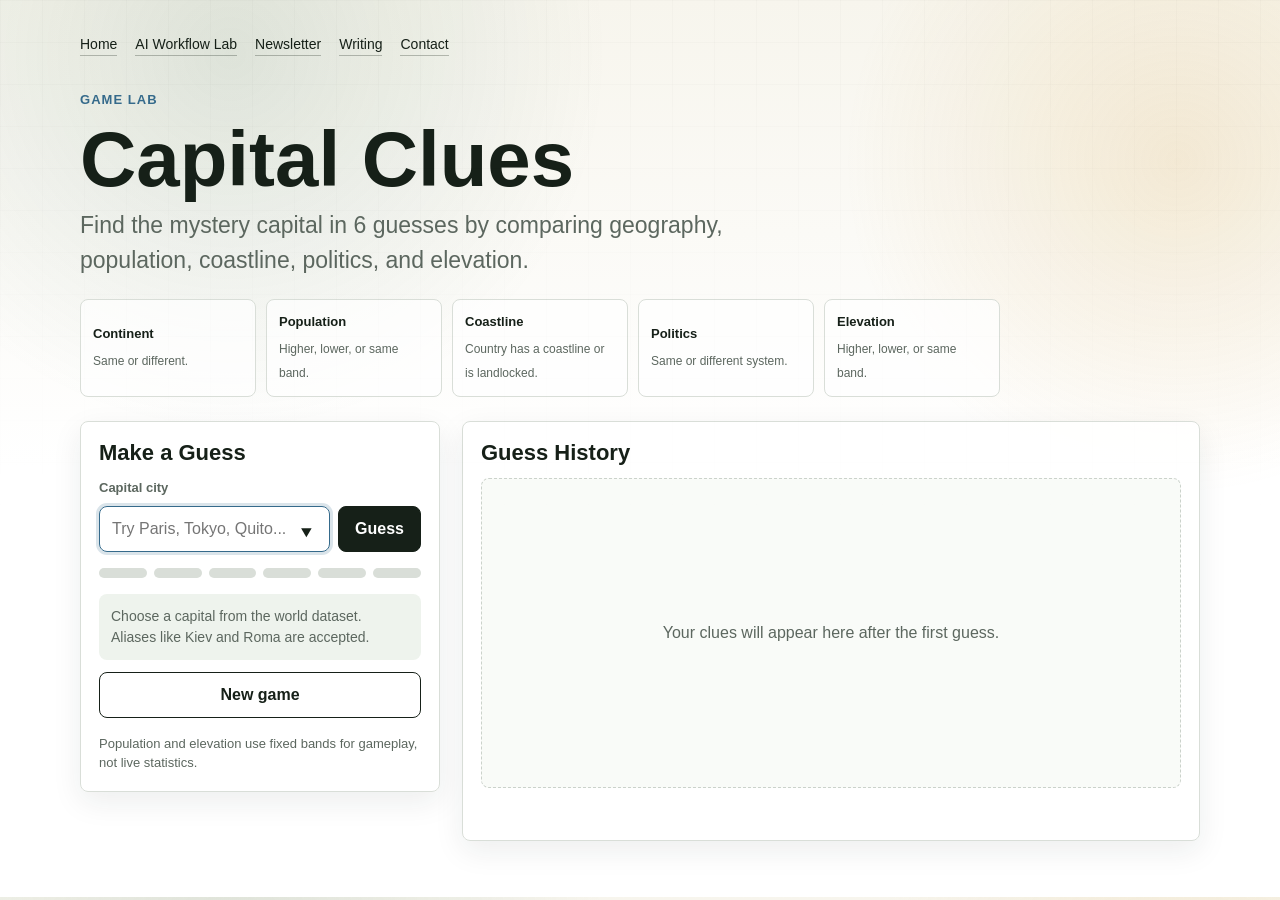
<file: games.html>
<!DOCTYPE html>
<html lang="en">
<head>
  <meta charset="UTF-8" />
  <meta name="viewport" content="width=device-width, initial-scale=1.0" />

  <title>Capital Clues | Benjamin Grandmontagne</title>

  <style>
    :root {
      color-scheme: light;
      --ink: #162018;
      --muted: #5c675f;
      --line: #d9ded8;
      --paper: #fbfaf6;
      --panel: #ffffff;
      --soft: #eef3ed;
      --green: #2d7d54;
      --green-soft: #e4f3e9;
      --gold: #9b6b1f;
      --gold-soft: #fff2cf;
      --red: #a8483c;
      --red-soft: #f8e7e4;
      --blue: #356a8b;
      --blue-soft: #e5f0f5;
      --shadow: 0 18px 48px rgba(31, 41, 33, 0.12);
    }

    * {
      box-sizing: border-box;
    }

    body {
      margin: 0;
      font-family: Arial, sans-serif;
      line-height: 1.5;
      color: var(--ink);
      background:
        radial-gradient(circle at 18% 6%, rgba(60, 110, 84, 0.14), transparent 28%),
        radial-gradient(circle at 92% 18%, rgba(206, 151, 48, 0.16), transparent 24%),
        linear-gradient(180deg, #f7f5ed 0%, #ffffff 52%);
    }

    body::before {
      content: "";
      position: fixed;
      inset: 0;
      pointer-events: none;
      opacity: 0.24;
      background-image:
        linear-gradient(rgba(22, 32, 24, 0.08) 1px, transparent 1px),
        linear-gradient(90deg, rgba(22, 32, 24, 0.08) 1px, transparent 1px);
      background-size: 42px 42px;
      mask-image: linear-gradient(180deg, #000 0%, transparent 68%);
    }

    a {
      color: var(--ink);
    }

    .page {
      width: min(1120px, calc(100% - 36px));
      margin: 0 auto;
      padding: 34px 0 56px;
    }

    nav {
      display: flex;
      flex-wrap: wrap;
      gap: 18px;
      margin-bottom: 34px;
      font-size: 14px;
    }

    nav a {
      color: var(--ink);
      text-decoration: none;
      border-bottom: 1px solid rgba(22, 32, 24, 0.28);
    }

    nav a:hover {
      border-bottom-color: var(--ink);
    }

    .hero {
      max-width: 920px;
      margin-bottom: 24px;
    }

    h1 {
      margin: 0 0 12px;
      font-size: clamp(40px, 7vw, 78px);
      line-height: 0.96;
      letter-spacing: 0;
    }

    .subtitle {
      max-width: 680px;
      margin: 0 0 22px;
      font-size: clamp(18px, 2vw, 23px);
      color: var(--muted);
    }

    .rules {
      display: grid;
      grid-template-columns: repeat(5, minmax(0, 1fr));
      gap: 10px;
      margin-top: 20px;
    }

    .rule {
      width: 100%;
      min-height: 76px;
      padding: 12px;
      border: 1px solid var(--line);
      border-radius: 8px;
      color: var(--ink);
      background: rgba(255, 255, 255, 0.72);
      text-align: left;
      white-space: normal;
    }

    .rule:hover,
    .rule:focus-visible {
      border-color: var(--blue);
      background: #fff;
    }

    .rule strong {
      display: block;
      margin-bottom: 4px;
      font-size: 13px;
    }

    .rule span {
      color: var(--muted);
      font-size: 12px;
    }

    .kicker {
      margin: 0 0 12px;
      color: var(--blue);
      font-size: 13px;
      font-weight: 700;
      text-transform: uppercase;
      letter-spacing: 0.08em;
    }

    .game-shell {
      display: grid;
      grid-template-columns: minmax(280px, 360px) minmax(0, 1fr);
      gap: 22px;
      align-items: start;
    }

    .panel {
      border: 1px solid var(--line);
      border-radius: 8px;
      background: rgba(255, 255, 255, 0.9);
      box-shadow: 0 10px 30px rgba(31, 41, 33, 0.08);
    }

    .controls {
      position: sticky;
      top: 18px;
      padding: 18px;
    }

    .controls h2,
    .history h2 {
      margin: 0 0 12px;
      font-size: 22px;
      line-height: 1.2;
    }

    label {
      display: block;
      margin-bottom: 8px;
      color: var(--muted);
      font-size: 13px;
      font-weight: 700;
    }

    .input-row {
      display: flex;
      gap: 8px;
    }

    input {
      width: 100%;
      min-height: 46px;
      padding: 0 12px;
      border: 1px solid #bfc8c0;
      border-radius: 8px;
      color: var(--ink);
      background: #fff;
      font: inherit;
    }

    input:focus {
      outline: 3px solid rgba(53, 106, 139, 0.18);
      border-color: var(--blue);
    }

    button {
      min-height: 46px;
      padding: 0 16px;
      border: 1px solid var(--ink);
      border-radius: 8px;
      color: #fff;
      background: var(--ink);
      font: inherit;
      font-weight: 700;
      cursor: pointer;
      white-space: nowrap;
    }

    button:hover {
      background: #2b382e;
    }

    button.secondary {
      width: 100%;
      margin-top: 12px;
      color: var(--ink);
      background: #fff;
    }

    button.secondary:hover {
      background: var(--soft);
    }

    button:disabled,
    input:disabled {
      cursor: not-allowed;
      opacity: 0.58;
    }

    .message {
      min-height: 50px;
      margin: 14px 0 0;
      padding: 12px;
      border-radius: 8px;
      color: var(--muted);
      background: var(--soft);
      font-size: 14px;
    }

    .message.win {
      color: #1e5538;
      background: var(--green-soft);
    }

    .message.win.celebrate,
    .answer-strip.celebrate {
      animation: winPulse 900ms ease-out 2;
    }

    .message.loss,
    .message.error {
      color: #7a342d;
      background: var(--red-soft);
    }

    .guess-meter {
      display: grid;
      grid-template-columns: repeat(6, 1fr);
      gap: 7px;
      margin: 16px 0;
    }

    .pip {
      height: 10px;
      border-radius: 999px;
      background: #d9ded8;
    }

    .pip.used {
      background: var(--gold);
    }

    .data-note {
      margin: 16px 0 0;
      color: var(--muted);
      font-size: 13px;
    }

    .history {
      min-height: 420px;
      padding: 18px;
    }

    .empty {
      display: grid;
      min-height: 310px;
      place-items: center;
      border: 1px dashed #cbd2cb;
      border-radius: 8px;
      color: var(--muted);
      text-align: center;
      background: rgba(247, 249, 245, 0.68);
    }

    .guess-card {
      margin-top: 14px;
      overflow: hidden;
      border: 1px solid var(--line);
      border-radius: 8px;
      background: #fff;
    }

    .guess-header {
      display: flex;
      justify-content: space-between;
      gap: 12px;
      align-items: flex-start;
      padding: 14px;
      border-bottom: 1px solid var(--line);
      background: #f8f8f3;
    }

    .guess-title {
      margin: 0;
      font-size: 18px;
      line-height: 1.2;
    }

    .guess-country {
      display: block;
      margin-top: 3px;
      color: var(--muted);
      font-size: 13px;
      font-weight: 400;
    }

    .guess-number {
      flex: 0 0 auto;
      padding: 4px 8px;
      border-radius: 999px;
      color: var(--muted);
      background: #fff;
      font-size: 12px;
      font-weight: 700;
    }

    .clue-grid {
      display: grid;
      grid-template-columns: repeat(5, minmax(120px, 1fr));
      gap: 1px;
      background: var(--line);
    }

    .clue {
      min-height: 116px;
      padding: 12px;
      background: #fff;
    }

    .clue.same {
      background: var(--green-soft);
    }

    .clue.close {
      background: var(--gold-soft);
    }

    .clue.diff {
      background: var(--red-soft);
    }

    .clue.direction {
      background: var(--blue-soft);
    }

    .clue-label {
      display: block;
      margin-bottom: 8px;
      color: var(--muted);
      font-size: 12px;
      font-weight: 700;
      text-transform: uppercase;
      letter-spacing: 0.05em;
    }

    .info-trigger {
      width: auto;
      min-height: 0;
      padding: 0;
      border: 0;
      border-radius: 0;
      color: inherit;
      background: transparent;
      font: inherit;
      font-weight: inherit;
      text-align: left;
      text-transform: inherit;
      letter-spacing: inherit;
      white-space: normal;
      cursor: pointer;
    }

    .info-trigger:hover,
    .info-trigger:focus-visible {
      color: var(--blue);
      background: transparent;
      text-decoration: underline;
      outline: none;
    }

    .rule.info-trigger {
      width: 100%;
      min-height: 76px;
      padding: 12px;
      border: 1px solid var(--line);
      border-radius: 8px;
      color: var(--ink);
      background: rgba(255, 255, 255, 0.72);
      text-decoration: none;
    }

    .rule.info-trigger:hover,
    .rule.info-trigger:focus-visible {
      border-color: var(--blue);
      color: var(--ink);
      background: #fff;
      text-decoration: none;
      outline: 3px solid rgba(53, 106, 139, 0.18);
    }

    .clue-main {
      display: block;
      font-size: 15px;
      font-weight: 800;
      line-height: 1.25;
    }

    .clue-detail {
      display: block;
      margin-top: 7px;
      color: var(--muted);
      font-size: 12px;
    }

    .answer-strip {
      display: none;
      margin-top: 14px;
      padding: 14px;
      border: 1px solid var(--line);
      border-radius: 8px;
      background: #fff;
    }

    .answer-strip.visible {
      display: block;
    }

    .answer-strip b {
      display: block;
      margin-bottom: 4px;
      font-size: 20px;
    }

    .modal-backdrop {
      position: fixed;
      inset: 0;
      z-index: 10;
      display: grid;
      place-items: center;
      padding: 18px;
      background: rgba(22, 32, 24, 0.36);
    }

    .modal-backdrop[hidden] {
      display: none;
    }

    .modal {
      width: min(520px, 100%);
      max-height: min(720px, calc(100vh - 36px));
      overflow: auto;
      border: 1px solid var(--line);
      border-radius: 8px;
      background: #fff;
      box-shadow: var(--shadow);
    }

    .modal-header {
      display: flex;
      justify-content: space-between;
      gap: 16px;
      align-items: center;
      padding: 16px 18px;
      border-bottom: 1px solid var(--line);
      background: #f8f8f3;
    }

    .modal-header h2 {
      margin: 0;
      font-size: 22px;
      line-height: 1.2;
    }

    .modal-close {
      min-width: 38px;
      width: 38px;
      min-height: 38px;
      padding: 0;
      border-color: var(--line);
      color: var(--ink);
      background: #fff;
      font-size: 22px;
      line-height: 1;
    }

    .modal-close:hover {
      background: var(--soft);
    }

    .modal-body {
      padding: 18px;
    }

    .modal-body p {
      margin: 0 0 14px;
      color: var(--muted);
    }

    .category-list {
      display: grid;
      gap: 8px;
      margin: 0;
      padding: 0;
      list-style: none;
    }

    .category-list li {
      padding: 10px 12px;
      border: 1px solid var(--line);
      border-radius: 8px;
      background: var(--paper);
    }

    .category-list strong {
      display: block;
    }

    .category-list span {
      display: block;
      margin-top: 2px;
      color: var(--muted);
      font-size: 13px;
    }

    .win-celebration {
      position: fixed;
      inset: 0;
      z-index: 20;
      display: none;
      overflow: hidden;
      pointer-events: none;
    }

    .win-celebration.active {
      display: block;
    }

    .win-particle {
      position: absolute;
      top: 52%;
      left: 50%;
      width: var(--size, 10px);
      height: var(--size, 10px);
      border-radius: 999px;
      opacity: 0;
      background: var(--color, var(--green));
      box-shadow: 0 0 14px rgba(45, 125, 84, 0.18);
      transform: translate(-50%, -50%);
      animation: winBurst 1100ms cubic-bezier(0.15, 0.9, 0.2, 1) forwards;
      animation-delay: var(--delay, 0ms);
    }

    @keyframes winBurst {
      0% {
        opacity: 0;
        transform: translate(-50%, -50%) scale(0.5);
      }

      16% {
        opacity: 1;
      }

      100% {
        opacity: 0;
        transform:
          translate(calc(-50% + var(--x, 0px)), calc(-50% + var(--y, 0px)))
          rotate(var(--rotation, 0deg))
          scale(1.08);
      }
    }

    @keyframes winPulse {
      0%,
      100% {
        box-shadow: none;
        transform: translateY(0);
      }

      45% {
        box-shadow: 0 0 0 5px rgba(45, 125, 84, 0.13), 0 16px 34px rgba(45, 125, 84, 0.18);
        transform: translateY(-2px);
      }
    }

    @media (prefers-reduced-motion: reduce) {
      .win-celebration.active {
        display: none;
      }

      .message.win.celebrate,
      .answer-strip.celebrate {
        animation: none;
      }
    }

    @media (max-width: 900px) {
      .game-shell {
        grid-template-columns: 1fr;
      }

      .controls {
        position: static;
      }

      .rules {
        grid-template-columns: repeat(2, 1fr);
      }

      .clue-grid {
        grid-template-columns: repeat(2, minmax(0, 1fr));
      }
    }

    @media (max-width: 560px) {
      .page {
        width: min(100% - 24px, 1120px);
        padding-top: 24px;
      }

      nav {
        margin-bottom: 24px;
      }

      .rules,
      .clue-grid {
        grid-template-columns: 1fr;
      }

      .input-row {
        flex-direction: column;
      }

      .input-row button,
      button.secondary {
        width: 100%;
      }
    }
  </style>
</head>

<body>
  <div class="page">
    <nav>
      <a href="index.html">Home</a>
      <a href="index.html#lab">AI Workflow Lab</a>
      <a href="index.html#newsletter">Newsletter</a>
      <a href="index.html#writing">Writing</a>
      <a href="index.html#contact">Contact</a>
    </nav>

    <main>
      <section class="hero" aria-labelledby="page-title">
        <div>
          <p class="kicker">Game Lab</p>
          <h1 id="page-title">Capital Clues</h1>
          <p class="subtitle">
            Find the mystery capital in 6 guesses by comparing geography, population,
            coastline, politics, and elevation.
          </p>

          <div class="rules" aria-label="Clue categories">
            <button class="rule info-trigger" type="button" data-category="continent">
              <strong>Continent</strong>
              <span>Same or different.</span>
            </button>
            <button class="rule info-trigger" type="button" data-category="population">
              <strong>Population</strong>
              <span>Higher, lower, or same band.</span>
            </button>
            <button class="rule info-trigger" type="button" data-category="coastline">
              <strong>Coastline</strong>
              <span>Country has a coastline or is landlocked.</span>
            </button>
            <button class="rule info-trigger" type="button" data-category="politics">
              <strong>Politics</strong>
              <span>Same or different system.</span>
            </button>
            <button class="rule info-trigger" type="button" data-category="elevation">
              <strong>Elevation</strong>
              <span>Higher, lower, or same band.</span>
            </button>
          </div>
        </div>
      </section>

      <section class="game-shell" aria-label="Capital Clues game">
        <div class="panel controls">
          <h2>Make a Guess</h2>
          <form id="guess-form" autocomplete="off">
            <label for="guess-input">Capital city</label>
            <div class="input-row">
              <input
                id="guess-input"
                list="capital-options"
                name="capital"
                type="text"
                placeholder="Try Paris, Tokyo, Quito..."
                aria-describedby="game-message"
              />
              <datalist id="capital-options"></datalist>
              <button id="guess-button" type="submit">Guess</button>
            </div>
          </form>

          <div class="guess-meter" id="guess-meter" aria-label="Guesses used"></div>
          <p class="message" id="game-message" role="status" aria-live="polite">
            Choose a capital from the world dataset. Aliases like Kiev and Roma are accepted.
          </p>
          <button class="secondary" id="new-game" type="button">New game</button>
          <p class="data-note">
            Population and elevation use fixed bands for gameplay, not live statistics.
          </p>
        </div>

        <div class="panel history">
          <h2>Guess History</h2>
          <div class="answer-strip" id="answer-strip"></div>
          <div id="history-list">
            <div class="empty">
              <p>Your clues will appear here after the first guess.</p>
            </div>
          </div>
        </div>
      </section>
    </main>
  </div>

  <div class="modal-backdrop" id="category-modal" hidden>
    <section
      class="modal"
      role="dialog"
      aria-modal="true"
      aria-labelledby="category-modal-title"
      aria-describedby="category-modal-description"
    >
      <div class="modal-header">
        <h2 id="category-modal-title">Category</h2>
        <button class="modal-close" id="category-modal-close" type="button" aria-label="Close category information">&times;</button>
      </div>
      <div class="modal-body">
        <p id="category-modal-description"></p>
        <ul class="category-list" id="category-modal-list"></ul>
      </div>
    </section>
  </div>

  <div class="win-celebration" id="win-celebration" aria-hidden="true"></div>

  <script>
    const MAX_GUESSES = 6;

    const categoryInfo = {
      continent: {
        title: "Continent",
        description: "The answer either shares the guessed capital's continent or it does not.",
        items: [
          { name: "Africa" },
          { name: "Asia" },
          { name: "Europe" },
          { name: "North America" },
          { name: "Oceania" },
          { name: "South America" }
        ]
      },
      population: {
        title: "Population",
        description: "Urban area population is compared by broad bands, not exact figures.",
        items: [
          { name: "Tiny", detail: "Under 250k" },
          { name: "Small", detail: "250k-750k" },
          { name: "Medium", detail: "750k-2m" },
          { name: "Large", detail: "2m-5m" },
          { name: "Very large", detail: "5m-10m" },
          { name: "Megacity", detail: "10m+" }
        ]
      },
      coastline: {
        title: "Coastline",
        description: "This compares whether the country itself has a coastline or is landlocked.",
        items: [
          { name: "Coastal", detail: "The country has access to an ocean or sea." },
          { name: "Landlocked", detail: "The country has no ocean or sea coastline." }
        ]
      },
      politics: {
        title: "Politics",
        description: "Political systems are simplified into stable gameplay categories.",
        items: [
          { name: "Republic" },
          { name: "Constitutional monarchy" },
          { name: "Absolute monarchy" },
          { name: "One-party state" },
          { name: "Theocracy / religious state" },
          { name: "Other / transitional" }
        ]
      },
      elevation: {
        title: "Elevation",
        description: "Capital elevation is compared by broad bands, not exact meter differences.",
        items: [
          { name: "Sea level", detail: "0-50 m" },
          { name: "Low", detail: "51-250 m" },
          { name: "Moderate", detail: "251-750 m" },
          { name: "High", detail: "751-1,500 m" },
          { name: "Very high", detail: "1,501-2,500 m" },
          { name: "Extreme", detail: "2,500 m+" }
        ]
      }
    };

    const capitals = [
      {country:"Afghanistan",capital:"Kabul",aliases:[],continent:"Asia",population:4434550,populationBand:"Large",coastline:"Landlocked",politicalSystem:"Theocracy / religious state",elevation:1798,elevationBand:"Very high"},
      {country:"Albania",capital:"Tirana",aliases:[],continent:"Europe",population:418495,populationBand:"Small",coastline:"Coastal",politicalSystem:"Republic",elevation:113,elevationBand:"Low"},
      {country:"Algeria",capital:"Algiers",aliases:[],continent:"Africa",population:2364230,populationBand:"Large",coastline:"Coastal",politicalSystem:"Republic",elevation:113,elevationBand:"Low"},
      {country:"Andorra",capital:"Andorra la Vella",aliases:[],continent:"Europe",population:20430,populationBand:"Tiny",coastline:"Landlocked",politicalSystem:"Constitutional monarchy",elevation:1037,elevationBand:"High"},
      {country:"Angola",capital:"Luanda",aliases:[],continent:"Africa",population:2776168,populationBand:"Large",coastline:"Coastal",politicalSystem:"Republic",elevation:73,elevationBand:"Low"},
      {country:"Antigua and Barbuda",capital:"Saint John's",aliases:[],continent:"North America",population:51737,populationBand:"Tiny",coastline:"Coastal",politicalSystem:"Constitutional monarchy",elevation:12,elevationBand:"Sea level"},
      {country:"Argentina",capital:"Buenos Aires",aliases:[],continent:"South America",population:2891082,populationBand:"Large",coastline:"Coastal",politicalSystem:"Republic",elevation:31,elevationBand:"Sea level"},
      {country:"Armenia",capital:"Yerevan",aliases:[],continent:"Asia",population:1144700,populationBand:"Medium",coastline:"Landlocked",politicalSystem:"Republic",elevation:1002,elevationBand:"High"},
      {country:"Australia",capital:"Canberra",aliases:[],continent:"Oceania",population:367752,populationBand:"Small",coastline:"Coastal",politicalSystem:"Constitutional monarchy",elevation:571,elevationBand:"Moderate"},
      {country:"Austria",capital:"Vienna",aliases:[],continent:"Europe",population:1691468,populationBand:"Medium",coastline:"Landlocked",politicalSystem:"Republic",elevation:171,elevationBand:"Low"},
      {country:"Azerbaijan",capital:"Baku",aliases:[],continent:"Asia",population:2351300,populationBand:"Large",coastline:"Landlocked",politicalSystem:"Republic",elevation:-23,elevationBand:"Sea level"},
      {country:"Bahamas",capital:"Nassau",aliases:[],continent:"North America",population:227940,populationBand:"Tiny",coastline:"Coastal",politicalSystem:"Constitutional monarchy",elevation:5,elevationBand:"Sea level"},
      {country:"Bahrain",capital:"Manama",aliases:[],continent:"Asia",population:147074,populationBand:"Tiny",coastline:"Coastal",politicalSystem:"Absolute monarchy",elevation:12,elevationBand:"Sea level"},
      {country:"Bangladesh",capital:"Dhaka",aliases:[],continent:"Asia",population:10356500,populationBand:"Megacity",coastline:"Coastal",politicalSystem:"Republic",elevation:23,elevationBand:"Sea level"},
      {country:"Barbados",capital:"Bridgetown",aliases:[],continent:"North America",population:98511,populationBand:"Tiny",coastline:"Coastal",politicalSystem:"Constitutional monarchy",elevation:10,elevationBand:"Sea level"},
      {country:"Belarus",capital:"Minsk",aliases:[],continent:"Europe",population:1742124,populationBand:"Medium",coastline:"Landlocked",politicalSystem:"Republic",elevation:222,elevationBand:"Low"},
      {country:"Belgium",capital:"Brussels",aliases:[],continent:"Europe",population:1019022,populationBand:"Medium",coastline:"Coastal",politicalSystem:"Constitutional monarchy",elevation:28,elevationBand:"Sea level"},
      {country:"Belize",capital:"Belmopan",aliases:[],continent:"North America",population:13381,populationBand:"Tiny",coastline:"Coastal",politicalSystem:"Constitutional monarchy",elevation:56,elevationBand:"Low"},
      {country:"Benin",capital:"Porto-Novo",aliases:[],continent:"Africa",population:264320,populationBand:"Small",coastline:"Coastal",politicalSystem:"Republic",elevation:20,elevationBand:"Sea level"},
      {country:"Bhutan",capital:"Thimphu",aliases:[],continent:"Asia",population:98676,populationBand:"Tiny",coastline:"Landlocked",politicalSystem:"Constitutional monarchy",elevation:2320,elevationBand:"Very high"},
      {country:"Bolivia",capital:"Sucre",aliases:["La Paz"],continent:"South America",population:300000,populationBand:"Small",coastline:"Landlocked",politicalSystem:"Republic",elevation:2810,elevationBand:"Extreme"},
      {country:"Bosnia and Herzegovina",capital:"Sarajevo",aliases:[],continent:"Europe",population:696731,populationBand:"Small",coastline:"Coastal",politicalSystem:"Republic",elevation:509,elevationBand:"Moderate"},
      {country:"Botswana",capital:"Gaborone",aliases:[],continent:"Africa",population:246325,populationBand:"Tiny",coastline:"Landlocked",politicalSystem:"Republic",elevation:1011,elevationBand:"High"},
      {country:"Brazil",capital:"Brasilia",aliases:[],continent:"South America",population:4700000,populationBand:"Large",coastline:"Coastal",politicalSystem:"Republic",elevation:1172,elevationBand:"High"},
      {country:"Brunei",capital:"Bandar Seri Begawan",aliases:["Bandar"],continent:"Asia",population:280000,populationBand:"Small",coastline:"Coastal",politicalSystem:"Absolute monarchy",elevation:14,elevationBand:"Sea level"},
      {country:"Bulgaria",capital:"Sofia",aliases:[],continent:"Europe",population:1152556,populationBand:"Medium",coastline:"Coastal",politicalSystem:"Republic",elevation:562,elevationBand:"Moderate"},
      {country:"Burkina Faso",capital:"Ouagadougou",aliases:[],continent:"Africa",population:2415266,populationBand:"Large",coastline:"Landlocked",politicalSystem:"Republic",elevation:299,elevationBand:"Moderate"},
      {country:"Burundi",capital:"Gitega",aliases:[],continent:"Africa",population:64904,populationBand:"Tiny",coastline:"Landlocked",politicalSystem:"Republic",elevation:1684,elevationBand:"Very high"},
      {country:"Cambodia",capital:"Phnom Penh",aliases:[],continent:"Asia",population:1573544,populationBand:"Medium",coastline:"Coastal",politicalSystem:"Constitutional monarchy",elevation:20,elevationBand:"Sea level"},
      {country:"Cameroon",capital:"Yaounde",aliases:[],continent:"Africa",population:4400000,populationBand:"Large",coastline:"Coastal",politicalSystem:"Republic",elevation:726,elevationBand:"Moderate"},
      {country:"Canada",capital:"Ottawa",aliases:[],continent:"North America",population:1017449,populationBand:"Medium",coastline:"Coastal",politicalSystem:"Constitutional monarchy",elevation:71,elevationBand:"Low"},
      {country:"Cape Verde",capital:"Praia",aliases:[],continent:"Africa",population:137868,populationBand:"Tiny",coastline:"Coastal",politicalSystem:"Republic",elevation:18,elevationBand:"Sea level"},
      {country:"Central African Republic",capital:"Bangui",aliases:[],continent:"Africa",population:812407,populationBand:"Medium",coastline:"Landlocked",politicalSystem:"Republic",elevation:351,elevationBand:"Moderate"},
      {country:"Chad",capital:"N'Djamena",aliases:["Ndjamena"],continent:"Africa",population:1600000,populationBand:"Medium",coastline:"Landlocked",politicalSystem:"Republic",elevation:298,elevationBand:"Moderate"},
      {country:"Chile",capital:"Santiago",aliases:[],continent:"South America",population:4837295,populationBand:"Large",coastline:"Coastal",politicalSystem:"Republic",elevation:556,elevationBand:"Moderate"},
      {country:"China",capital:"Beijing",aliases:["Peking"],continent:"Asia",population:21000000,populationBand:"Megacity",coastline:"Coastal",politicalSystem:"One-party state",elevation:43,elevationBand:"Sea level"},
      {country:"Colombia",capital:"Bogota",aliases:[],continent:"South America",population:11000000,populationBand:"Megacity",coastline:"Coastal",politicalSystem:"Republic",elevation:2640,elevationBand:"Extreme"},
      {country:"Comoros",capital:"Moroni",aliases:[],continent:"Africa",population:74749,populationBand:"Tiny",coastline:"Coastal",politicalSystem:"Republic",elevation:27,elevationBand:"Sea level"},
      {country:"Costa Rica",capital:"San Jose",aliases:[],continent:"North America",population:1500000,populationBand:"Medium",coastline:"Coastal",politicalSystem:"Republic",elevation:1172,elevationBand:"High"},
      {country:"Croatia",capital:"Zagreb",aliases:[],continent:"Europe",population:663592,populationBand:"Small",coastline:"Coastal",politicalSystem:"Republic",elevation:135,elevationBand:"Low"},
      {country:"Cuba",capital:"Havana",aliases:[],continent:"North America",population:2163824,populationBand:"Large",coastline:"Coastal",politicalSystem:"One-party state",elevation:41,elevationBand:"Sea level"},
      {country:"Cyprus",capital:"Nicosia",aliases:[],continent:"Europe",population:200452,populationBand:"Tiny",coastline:"Coastal",politicalSystem:"Republic",elevation:155,elevationBand:"Low"},
      {country:"Czechia",capital:"Prague",aliases:["Praha"],continent:"Europe",population:1400000,populationBand:"Medium",coastline:"Landlocked",politicalSystem:"Republic",elevation:200,elevationBand:"Low"},
      {country:"Denmark",capital:"Copenhagen",aliases:["Kobenhavn"],continent:"Europe",population:1400000,populationBand:"Medium",coastline:"Coastal",politicalSystem:"Constitutional monarchy",elevation:14,elevationBand:"Sea level"},
      {country:"Djibouti",capital:"Djibouti",aliases:[],continent:"Africa",population:626512,populationBand:"Small",coastline:"Coastal",politicalSystem:"Republic",elevation:6,elevationBand:"Sea level"},
      {country:"Dominica",capital:"Roseau",aliases:[],continent:"North America",population:16571,populationBand:"Tiny",coastline:"Coastal",politicalSystem:"Republic",elevation:11,elevationBand:"Sea level"},
      {country:"Dominican Republic",capital:"Santo Domingo",aliases:[],continent:"North America",population:2201941,populationBand:"Large",coastline:"Coastal",politicalSystem:"Republic",elevation:24,elevationBand:"Sea level"},
      {country:"DR Congo",capital:"Kinshasa",aliases:[],continent:"Africa",population:16000000,populationBand:"Megacity",coastline:"Coastal",politicalSystem:"Republic",elevation:281,elevationBand:"Moderate"},
      {country:"Ecuador",capital:"Quito",aliases:[],continent:"South America",population:2781641,populationBand:"Large",coastline:"Coastal",politicalSystem:"Republic",elevation:2854,elevationBand:"Extreme"},
      {country:"Egypt",capital:"Cairo",aliases:[],continent:"Africa",population:9606916,populationBand:"Very large",coastline:"Coastal",politicalSystem:"Republic",elevation:23,elevationBand:"Sea level"},
      {country:"El Salvador",capital:"San Salvador",aliases:[],continent:"North America",population:1100000,populationBand:"Medium",coastline:"Coastal",politicalSystem:"Republic",elevation:658,elevationBand:"Moderate"},
      {country:"Equatorial Guinea",capital:"Malabo",aliases:["Ciudad de la Paz"],continent:"Africa",population:300000,populationBand:"Small",coastline:"Coastal",politicalSystem:"Republic",elevation:0,elevationBand:"Sea level"},
      {country:"Eritrea",capital:"Asmara",aliases:[],continent:"Africa",population:563930,populationBand:"Small",coastline:"Coastal",politicalSystem:"One-party state",elevation:2334,elevationBand:"Very high"},
      {country:"Estonia",capital:"Tallinn",aliases:[],continent:"Europe",population:394024,populationBand:"Small",coastline:"Coastal",politicalSystem:"Republic",elevation:12,elevationBand:"Sea level"},
      {country:"Eswatini",capital:"Mbabane",aliases:[],continent:"Africa",population:76218,populationBand:"Tiny",coastline:"Landlocked",politicalSystem:"Absolute monarchy",elevation:1209,elevationBand:"High"},
      {country:"Ethiopia",capital:"Addis Ababa",aliases:[],continent:"Africa",population:3860000,populationBand:"Large",coastline:"Landlocked",politicalSystem:"Republic",elevation:2405,elevationBand:"Very high"},
      {country:"Fiji",capital:"Suva",aliases:[],continent:"Oceania",population:77366,populationBand:"Tiny",coastline:"Coastal",politicalSystem:"Republic",elevation:-9999,elevationBand:"Sea level"},
      {country:"Finland",capital:"Helsinki",aliases:[],continent:"Europe",population:658864,populationBand:"Small",coastline:"Coastal",politicalSystem:"Republic",elevation:26,elevationBand:"Sea level"},
      {country:"France",capital:"Paris",aliases:[],continent:"Europe",population:2138551,populationBand:"Large",coastline:"Coastal",politicalSystem:"Republic",elevation:42,elevationBand:"Sea level"},
      {country:"Gabon",capital:"Libreville",aliases:[],continent:"Africa",population:846090,populationBand:"Medium",coastline:"Coastal",politicalSystem:"Republic",elevation:8,elevationBand:"Sea level"},
      {country:"Gambia",capital:"Banjul",aliases:[],continent:"Africa",population:37274,populationBand:"Tiny",coastline:"Coastal",politicalSystem:"Republic",elevation:5,elevationBand:"Sea level"},
      {country:"Georgia",capital:"Tbilisi",aliases:[],continent:"Asia",population:1049498,populationBand:"Medium",coastline:"Coastal",politicalSystem:"Republic",elevation:433,elevationBand:"Moderate"},
      {country:"Germany",capital:"Berlin",aliases:[],continent:"Europe",population:3426354,populationBand:"Large",coastline:"Coastal",politicalSystem:"Republic",elevation:74,elevationBand:"Low"},
      {country:"Ghana",capital:"Accra",aliases:[],continent:"Africa",population:1963264,populationBand:"Medium",coastline:"Coastal",politicalSystem:"Republic",elevation:33,elevationBand:"Sea level"},
      {country:"Greece",capital:"Athens",aliases:[],continent:"Europe",population:664046,populationBand:"Small",coastline:"Coastal",politicalSystem:"Republic",elevation:70,elevationBand:"Low"},
      {country:"Grenada",capital:"St. George's",aliases:[],continent:"North America",population:7500,populationBand:"Tiny",coastline:"Coastal",politicalSystem:"Constitutional monarchy",elevation:6,elevationBand:"Sea level"},
      {country:"Guatemala",capital:"Guatemala City",aliases:[],continent:"North America",population:994938,populationBand:"Medium",coastline:"Coastal",politicalSystem:"Republic",elevation:1508,elevationBand:"Very high"},
      {country:"Guinea",capital:"Conakry",aliases:[],continent:"Africa",population:1928389,populationBand:"Medium",coastline:"Coastal",politicalSystem:"Republic",elevation:13,elevationBand:"Sea level"},
      {country:"Guinea-Bissau",capital:"Bissau",aliases:[],continent:"Africa",population:439704,populationBand:"Small",coastline:"Coastal",politicalSystem:"Republic",elevation:13,elevationBand:"Sea level"},
      {country:"Guyana",capital:"Georgetown",aliases:[],continent:"South America",population:235017,populationBand:"Tiny",coastline:"Coastal",politicalSystem:"Republic",elevation:3,elevationBand:"Sea level"},
      {country:"Haiti",capital:"Port-au-Prince",aliases:["Port au Prince"],continent:"North America",population:2600000,populationBand:"Large",coastline:"Coastal",politicalSystem:"Republic",elevation:98,elevationBand:"Low"},
      {country:"Honduras",capital:"Tegucigalpa",aliases:[],continent:"North America",population:850848,populationBand:"Medium",coastline:"Coastal",politicalSystem:"Republic",elevation:944,elevationBand:"High"},
      {country:"Hungary",capital:"Budapest",aliases:[],continent:"Europe",population:1741041,populationBand:"Medium",coastline:"Landlocked",politicalSystem:"Republic",elevation:104,elevationBand:"Low"},
      {country:"Iceland",capital:"Reykjavik",aliases:[],continent:"Europe",population:118918,populationBand:"Tiny",coastline:"Coastal",politicalSystem:"Republic",elevation:37,elevationBand:"Sea level"},
      {country:"India",capital:"New Delhi",aliases:["Delhi"],continent:"Asia",population:32000000,populationBand:"Megacity",coastline:"Coastal",politicalSystem:"Republic",elevation:216,elevationBand:"Low"},
      {country:"Indonesia",capital:"Jakarta",aliases:["Nusantara"],continent:"Asia",population:33000000,populationBand:"Megacity",coastline:"Coastal",politicalSystem:"Republic",elevation:8,elevationBand:"Sea level"},
      {country:"Iran",capital:"Tehran",aliases:[],continent:"Asia",population:7153309,populationBand:"Very large",coastline:"Coastal",politicalSystem:"Theocracy / religious state",elevation:1178,elevationBand:"High"},
      {country:"Iraq",capital:"Baghdad",aliases:[],continent:"Asia",population:7216000,populationBand:"Very large",coastline:"Coastal",politicalSystem:"Republic",elevation:41,elevationBand:"Sea level"},
      {country:"Ireland",capital:"Dublin",aliases:[],continent:"Europe",population:1024027,populationBand:"Medium",coastline:"Coastal",politicalSystem:"Republic",elevation:17,elevationBand:"Sea level"},
      {country:"Israel",capital:"Jerusalem",aliases:[],continent:"Asia",population:971800,populationBand:"Medium",coastline:"Coastal",politicalSystem:"Republic",elevation:786,elevationBand:"High"},
      {country:"Italy",capital:"Rome",aliases:["Roma"],continent:"Europe",population:4300000,populationBand:"Large",coastline:"Coastal",politicalSystem:"Republic",elevation:21,elevationBand:"Sea level"},
      {country:"Ivory Coast",capital:"Yamoussoukro",aliases:["Abidjan"],continent:"Africa",population:360000,populationBand:"Small",coastline:"Coastal",politicalSystem:"Republic",elevation:213,elevationBand:"Low"},
      {country:"Jamaica",capital:"Kingston",aliases:[],continent:"North America",population:937700,populationBand:"Medium",coastline:"Coastal",politicalSystem:"Constitutional monarchy",elevation:65,elevationBand:"Low"},
      {country:"Japan",capital:"Tokyo",aliases:[],continent:"Asia",population:9733276,populationBand:"Very large",coastline:"Coastal",politicalSystem:"Constitutional monarchy",elevation:44,elevationBand:"Sea level"},
      {country:"Jordan",capital:"Amman",aliases:[],continent:"Asia",population:1275857,populationBand:"Medium",coastline:"Coastal",politicalSystem:"Constitutional monarchy",elevation:757,elevationBand:"High"},
      {country:"Kazakhstan",capital:"Astana",aliases:["Nur-Sultan","Nur Sultan"],continent:"Asia",population:1400000,populationBand:"Medium",coastline:"Landlocked",politicalSystem:"Republic",elevation:347,elevationBand:"Moderate"},
      {country:"Kenya",capital:"Nairobi",aliases:[],continent:"Africa",population:4397073,populationBand:"Large",coastline:"Coastal",politicalSystem:"Republic",elevation:1684,elevationBand:"Very high"},
      {country:"Kiribati",capital:"South Tarawa",aliases:["Tarawa"],continent:"Oceania",population:64000,populationBand:"Tiny",coastline:"Coastal",politicalSystem:"Republic",elevation:3,elevationBand:"Sea level"},
      {country:"Kuwait",capital:"Kuwait City",aliases:[],continent:"Asia",population:60064,populationBand:"Tiny",coastline:"Coastal",politicalSystem:"Constitutional monarchy",elevation:11,elevationBand:"Sea level"},
      {country:"Kyrgyzstan",capital:"Bishkek",aliases:[],continent:"Asia",population:900000,populationBand:"Medium",coastline:"Landlocked",politicalSystem:"Republic",elevation:767,elevationBand:"High"},
      {country:"Laos",capital:"Vientiane",aliases:[],continent:"Asia",population:840940,populationBand:"Medium",coastline:"Landlocked",politicalSystem:"One-party state",elevation:174,elevationBand:"Low"},
      {country:"Latvia",capital:"Riga",aliases:[],continent:"Europe",population:742572,populationBand:"Small",coastline:"Coastal",politicalSystem:"Republic",elevation:6,elevationBand:"Sea level"},
      {country:"Lebanon",capital:"Beirut",aliases:[],continent:"Asia",population:1916100,populationBand:"Medium",coastline:"Coastal",politicalSystem:"Republic",elevation:40,elevationBand:"Sea level"},
      {country:"Lesotho",capital:"Maseru",aliases:[],continent:"Africa",population:359753,populationBand:"Small",coastline:"Landlocked",politicalSystem:"Constitutional monarchy",elevation:1552,elevationBand:"Very high"},
      {country:"Liberia",capital:"Monrovia",aliases:[],continent:"Africa",population:1542549,populationBand:"Medium",coastline:"Coastal",politicalSystem:"Republic",elevation:32,elevationBand:"Sea level"},
      {country:"Libya",capital:"Tripoli",aliases:[],continent:"Africa",population:1302947,populationBand:"Medium",coastline:"Coastal",politicalSystem:"Other / transitional",elevation:15,elevationBand:"Sea level"},
      {country:"Liechtenstein",capital:"Vaduz",aliases:[],continent:"Europe",population:5197,populationBand:"Tiny",coastline:"Landlocked",politicalSystem:"Constitutional monarchy",elevation:465,elevationBand:"Moderate"},
      {country:"Lithuania",capital:"Vilnius",aliases:[],continent:"Europe",population:542366,populationBand:"Small",coastline:"Coastal",politicalSystem:"Republic",elevation:98,elevationBand:"Low"},
      {country:"Luxembourg",capital:"Luxembourg",aliases:[],continent:"Europe",population:76684,populationBand:"Tiny",coastline:"Landlocked",politicalSystem:"Constitutional monarchy",elevation:259,elevationBand:"Moderate"},
      {country:"Madagascar",capital:"Antananarivo",aliases:[],continent:"Africa",population:1349501,populationBand:"Medium",coastline:"Coastal",politicalSystem:"Republic",elevation:1274,elevationBand:"High"},
      {country:"Malawi",capital:"Lilongwe",aliases:[],continent:"Africa",population:1115815,populationBand:"Medium",coastline:"Landlocked",politicalSystem:"Republic",elevation:1056,elevationBand:"High"},
      {country:"Malaysia",capital:"Kuala Lumpur",aliases:["Putrajaya"],continent:"Asia",population:8400000,populationBand:"Very large",coastline:"Coastal",politicalSystem:"Constitutional monarchy",elevation:66,elevationBand:"Low"},
      {country:"Maldives",capital:"Male",aliases:[],continent:"Asia",population:210000,populationBand:"Tiny",coastline:"Coastal",politicalSystem:"Republic",elevation:2,elevationBand:"Sea level"},
      {country:"Mali",capital:"Bamako",aliases:[],continent:"Africa",population:4227569,populationBand:"Large",coastline:"Landlocked",politicalSystem:"Republic",elevation:374,elevationBand:"Moderate"},
      {country:"Malta",capital:"Valletta",aliases:[],continent:"Europe",population:6794,populationBand:"Tiny",coastline:"Coastal",politicalSystem:"Republic",elevation:44,elevationBand:"Sea level"},
      {country:"Marshall Islands",capital:"Majuro",aliases:[],continent:"Oceania",population:25400,populationBand:"Tiny",coastline:"Coastal",politicalSystem:"Republic",elevation:6,elevationBand:"Sea level"},
      {country:"Mauritania",capital:"Nouakchott",aliases:[],continent:"Africa",population:1184530,populationBand:"Medium",coastline:"Coastal",politicalSystem:"Republic",elevation:10,elevationBand:"Sea level"},
      {country:"Mauritius",capital:"Port Louis",aliases:[],continent:"Africa",population:155226,populationBand:"Tiny",coastline:"Coastal",politicalSystem:"Republic",elevation:3,elevationBand:"Sea level"},
      {country:"Mexico",capital:"Mexico City",aliases:["Ciudad de Mexico"],continent:"North America",population:22000000,populationBand:"Megacity",coastline:"Coastal",politicalSystem:"Republic",elevation:2240,elevationBand:"Very high"},
      {country:"Micronesia",capital:"Palikir",aliases:[],continent:"Oceania",population:7000,populationBand:"Tiny",coastline:"Coastal",politicalSystem:"Republic",elevation:59,elevationBand:"Low"},
      {country:"Moldova",capital:"Chisinau",aliases:["Kishinev"],continent:"Europe",population:700000,populationBand:"Small",coastline:"Landlocked",politicalSystem:"Republic",elevation:85,elevationBand:"Low"},
      {country:"Monaco",capital:"Monaco",aliases:[],continent:"Europe",population:32965,populationBand:"Tiny",coastline:"Coastal",politicalSystem:"Constitutional monarchy",elevation:-9999,elevationBand:"Sea level"},
      {country:"Mongolia",capital:"Ulaanbaatar",aliases:["Ulan Bator","Ulaan Baatar"],continent:"Asia",population:1700000,populationBand:"Medium",coastline:"Landlocked",politicalSystem:"Republic",elevation:1350,elevationBand:"High"},
      {country:"Montenegro",capital:"Podgorica",aliases:[],continent:"Europe",population:236852,populationBand:"Tiny",coastline:"Coastal",politicalSystem:"Republic",elevation:49,elevationBand:"Sea level"},
      {country:"Morocco",capital:"Rabat",aliases:[],continent:"Africa",population:1655753,populationBand:"Medium",coastline:"Coastal",politicalSystem:"Constitutional monarchy",elevation:46,elevationBand:"Sea level"},
      {country:"Mozambique",capital:"Maputo",aliases:[],continent:"Africa",population:1254837,populationBand:"Medium",coastline:"Coastal",politicalSystem:"Republic",elevation:70,elevationBand:"Low"},
      {country:"Myanmar",capital:"Naypyidaw",aliases:["Nay Pyi Taw","Naypyitaw","Rangoon","Yangon"],continent:"Asia",population:1200000,populationBand:"Medium",coastline:"Coastal",politicalSystem:"Other / transitional",elevation:115,elevationBand:"Low"},
      {country:"Namibia",capital:"Windhoek",aliases:[],continent:"Africa",population:386219,populationBand:"Small",coastline:"Coastal",politicalSystem:"Republic",elevation:1700,elevationBand:"Very high"},
      {country:"Nauru",capital:"Yaren",aliases:[],continent:"Oceania",population:750,populationBand:"Tiny",coastline:"Coastal",politicalSystem:"Republic",elevation:25,elevationBand:"Sea level"},
      {country:"Nepal",capital:"Kathmandu",aliases:[],continent:"Asia",population:1442271,populationBand:"Medium",coastline:"Landlocked",politicalSystem:"Republic",elevation:1317,elevationBand:"High"},
      {country:"Netherlands",capital:"Amsterdam",aliases:["The Hague","Den Haag"],continent:"Europe",population:2500000,populationBand:"Large",coastline:"Coastal",politicalSystem:"Constitutional monarchy",elevation:2,elevationBand:"Sea level"},
      {country:"New Zealand",capital:"Wellington",aliases:[],continent:"Oceania",population:381900,populationBand:"Small",coastline:"Coastal",politicalSystem:"Constitutional monarchy",elevation:31,elevationBand:"Sea level"},
      {country:"Nicaragua",capital:"Managua",aliases:[],continent:"North America",population:973087,populationBand:"Medium",coastline:"Coastal",politicalSystem:"Republic",elevation:108,elevationBand:"Low"},
      {country:"Niger",capital:"Niamey",aliases:[],continent:"Africa",population:1323691,populationBand:"Medium",coastline:"Landlocked",politicalSystem:"Republic",elevation:206,elevationBand:"Low"},
      {country:"Nigeria",capital:"Abuja",aliases:[],continent:"Africa",population:2690000,populationBand:"Large",coastline:"Coastal",politicalSystem:"Republic",elevation:476,elevationBand:"Moderate"},
      {country:"North Korea",capital:"Pyongyang",aliases:[],continent:"Asia",population:3222000,populationBand:"Large",coastline:"Coastal",politicalSystem:"One-party state",elevation:43,elevationBand:"Sea level"},
      {country:"North Macedonia",capital:"Skopje",aliases:[],continent:"Europe",population:474889,populationBand:"Small",coastline:"Landlocked",politicalSystem:"Republic",elevation:247,elevationBand:"Low"},
      {country:"Norway",capital:"Oslo",aliases:[],continent:"Europe",population:1082575,populationBand:"Medium",coastline:"Coastal",politicalSystem:"Constitutional monarchy",elevation:26,elevationBand:"Sea level"},
      {country:"Oman",capital:"Muscat",aliases:[],continent:"Asia",population:797000,populationBand:"Medium",coastline:"Coastal",politicalSystem:"Absolute monarchy",elevation:14,elevationBand:"Sea level"},
      {country:"Pakistan",capital:"Islamabad",aliases:[],continent:"Asia",population:601600,populationBand:"Small",coastline:"Coastal",politicalSystem:"Republic",elevation:579,elevationBand:"Moderate"},
      {country:"Palau",capital:"Ngerulmud",aliases:["Melekeok"],continent:"Oceania",population:300,populationBand:"Tiny",coastline:"Coastal",politicalSystem:"Republic",elevation:55,elevationBand:"Low"},
      {country:"Palestine",capital:"Ramallah",aliases:[],continent:"Asia",population:390000,populationBand:"Small",coastline:"Coastal",politicalSystem:"Republic",elevation:872,elevationBand:"High"},
      {country:"Panama",capital:"Panama City",aliases:[],continent:"North America",population:408168,populationBand:"Small",coastline:"Coastal",politicalSystem:"Republic",elevation:17,elevationBand:"Sea level"},
      {country:"Papua New Guinea",capital:"Port Moresby",aliases:[],continent:"Oceania",population:283733,populationBand:"Small",coastline:"Coastal",politicalSystem:"Constitutional monarchy",elevation:25,elevationBand:"Sea level"},
      {country:"Paraguay",capital:"Asuncion",aliases:[],continent:"South America",population:3300000,populationBand:"Large",coastline:"Landlocked",politicalSystem:"Republic",elevation:43,elevationBand:"Sea level"},
      {country:"Peru",capital:"Lima",aliases:[],continent:"South America",population:7737002,populationBand:"Very large",coastline:"Coastal",politicalSystem:"Republic",elevation:152,elevationBand:"Low"},
      {country:"Philippines",capital:"Manila",aliases:[],continent:"Asia",population:1600000,populationBand:"Medium",coastline:"Coastal",politicalSystem:"Republic",elevation:13,elevationBand:"Sea level"},
      {country:"Poland",capital:"Warsaw",aliases:["Warszawa"],continent:"Europe",population:3100000,populationBand:"Large",coastline:"Coastal",politicalSystem:"Republic",elevation:100,elevationBand:"Low"},
      {country:"Portugal",capital:"Lisbon",aliases:[],continent:"Europe",population:517802,populationBand:"Small",coastline:"Coastal",politicalSystem:"Republic",elevation:68,elevationBand:"Low"},
      {country:"Qatar",capital:"Doha",aliases:[],continent:"Asia",population:344939,populationBand:"Small",coastline:"Coastal",politicalSystem:"Absolute monarchy",elevation:11,elevationBand:"Sea level"},
      {country:"Republic of the Congo",capital:"Brazzaville",aliases:[],continent:"Africa",population:1982000,populationBand:"Medium",coastline:"Coastal",politicalSystem:"Republic",elevation:284,elevationBand:"Moderate"},
      {country:"Romania",capital:"Bucharest",aliases:[],continent:"Europe",population:1877155,populationBand:"Medium",coastline:"Coastal",politicalSystem:"Republic",elevation:83,elevationBand:"Low"},
      {country:"Russia",capital:"Moscow",aliases:[],continent:"Europe",population:10381222,populationBand:"Megacity",coastline:"Coastal",politicalSystem:"Republic",elevation:155,elevationBand:"Low"},
      {country:"Rwanda",capital:"Kigali",aliases:[],continent:"Africa",population:1132686,populationBand:"Medium",coastline:"Landlocked",politicalSystem:"Republic",elevation:1542,elevationBand:"Very high"},
      {country:"Saint Kitts and Nevis",capital:"Basseterre",aliases:[],continent:"North America",population:12920,populationBand:"Tiny",coastline:"Coastal",politicalSystem:"Constitutional monarchy",elevation:-22,elevationBand:"Sea level"},
      {country:"Saint Lucia",capital:"Castries",aliases:[],continent:"North America",population:20000,populationBand:"Tiny",coastline:"Coastal",politicalSystem:"Constitutional monarchy",elevation:119,elevationBand:"Low"},
      {country:"Saint Vincent and the Grenadines",capital:"Kingstown",aliases:[],continent:"North America",population:24518,populationBand:"Tiny",coastline:"Coastal",politicalSystem:"Constitutional monarchy",elevation:9,elevationBand:"Sea level"},
      {country:"Samoa",capital:"Apia",aliases:[],continent:"Oceania",population:40407,populationBand:"Tiny",coastline:"Coastal",politicalSystem:"Republic",elevation:9,elevationBand:"Sea level"},
      {country:"San Marino",capital:"City of San Marino",aliases:[],continent:"Europe",population:4500,populationBand:"Tiny",coastline:"Landlocked",politicalSystem:"Republic",elevation:683,elevationBand:"Moderate"},
      {country:"Sao Tome and Principe",capital:"Sao Tome",aliases:[],continent:"Africa",population:80000,populationBand:"Tiny",coastline:"Coastal",politicalSystem:"Republic",elevation:137,elevationBand:"Low"},
      {country:"Saudi Arabia",capital:"Riyadh",aliases:[],continent:"Asia",population:4205961,populationBand:"Large",coastline:"Coastal",politicalSystem:"Absolute monarchy",elevation:612,elevationBand:"Moderate"},
      {country:"Senegal",capital:"Dakar",aliases:[],continent:"Africa",population:2646503,populationBand:"Large",coastline:"Coastal",politicalSystem:"Republic",elevation:12,elevationBand:"Sea level"},
      {country:"Serbia",capital:"Belgrade",aliases:[],continent:"Europe",population:1273651,populationBand:"Medium",coastline:"Landlocked",politicalSystem:"Republic",elevation:120,elevationBand:"Low"},
      {country:"Seychelles",capital:"Victoria",aliases:[],continent:"Africa",population:22881,populationBand:"Tiny",coastline:"Coastal",politicalSystem:"Republic",elevation:4,elevationBand:"Sea level"},
      {country:"Sierra Leone",capital:"Freetown",aliases:[],continent:"Africa",population:802639,populationBand:"Medium",coastline:"Coastal",politicalSystem:"Republic",elevation:38,elevationBand:"Sea level"},
      {country:"Singapore",capital:"Singapore",aliases:[],continent:"Asia",population:5638700,populationBand:"Very large",coastline:"Coastal",politicalSystem:"Republic",elevation:23,elevationBand:"Sea level"},
      {country:"Slovakia",capital:"Bratislava",aliases:[],continent:"Europe",population:423737,populationBand:"Small",coastline:"Landlocked",politicalSystem:"Republic",elevation:157,elevationBand:"Low"},
      {country:"Slovenia",capital:"Ljubljana",aliases:[],continent:"Europe",population:272220,populationBand:"Small",coastline:"Coastal",politicalSystem:"Republic",elevation:295,elevationBand:"Moderate"},
      {country:"Solomon Islands",capital:"Honiara",aliases:[],continent:"Oceania",population:56298,populationBand:"Tiny",coastline:"Coastal",politicalSystem:"Constitutional monarchy",elevation:49,elevationBand:"Sea level"},
      {country:"Somalia",capital:"Mogadishu",aliases:[],continent:"Africa",population:2587183,populationBand:"Large",coastline:"Coastal",politicalSystem:"Other / transitional",elevation:12,elevationBand:"Sea level"},
      {country:"South Africa",capital:"Pretoria",aliases:["Cape Town","Bloemfontein"],continent:"Africa",population:2900000,populationBand:"Large",coastline:"Coastal",politicalSystem:"Republic",elevation:1339,elevationBand:"High"},
      {country:"South Korea",capital:"Seoul",aliases:[],continent:"Asia",population:10349312,populationBand:"Megacity",coastline:"Coastal",politicalSystem:"Republic",elevation:38,elevationBand:"Sea level"},
      {country:"South Sudan",capital:"Juba",aliases:[],continent:"Africa",population:450000,populationBand:"Small",coastline:"Landlocked",politicalSystem:"Other / transitional",elevation:518,elevationBand:"Moderate"},
      {country:"Spain",capital:"Madrid",aliases:[],continent:"Europe",population:3255944,populationBand:"Large",coastline:"Coastal",politicalSystem:"Constitutional monarchy",elevation:665,elevationBand:"Moderate"},
      {country:"Sri Lanka",capital:"Sri Jayawardenepura Kotte",aliases:["Colombo","Kotte"],continent:"Asia",population:115000,populationBand:"Tiny",coastline:"Coastal",politicalSystem:"Republic",elevation:14,elevationBand:"Sea level"},
      {country:"Sudan",capital:"Khartoum",aliases:[],continent:"Africa",population:1974647,populationBand:"Medium",coastline:"Coastal",politicalSystem:"Other / transitional",elevation:381,elevationBand:"Moderate"},
      {country:"Suriname",capital:"Paramaribo",aliases:[],continent:"South America",population:223757,populationBand:"Tiny",coastline:"Coastal",politicalSystem:"Republic",elevation:5,elevationBand:"Sea level"},
      {country:"Sweden",capital:"Stockholm",aliases:[],continent:"Europe",population:1515017,populationBand:"Medium",coastline:"Coastal",politicalSystem:"Constitutional monarchy",elevation:17,elevationBand:"Sea level"},
      {country:"Switzerland",capital:"Bern",aliases:[],continent:"Europe",population:121631,populationBand:"Tiny",coastline:"Landlocked",politicalSystem:"Republic",elevation:549,elevationBand:"Moderate"},
      {country:"Syria",capital:"Damascus",aliases:[],continent:"Asia",population:1569394,populationBand:"Medium",coastline:"Coastal",politicalSystem:"One-party state",elevation:701,elevationBand:"Moderate"},
      {country:"Tajikistan",capital:"Dushanbe",aliases:[],continent:"Asia",population:679400,populationBand:"Small",coastline:"Landlocked",politicalSystem:"Republic",elevation:767,elevationBand:"High"},
      {country:"Tanzania",capital:"Dodoma",aliases:["Dar es Salaam"],continent:"Africa",population:3200000,populationBand:"Large",coastline:"Coastal",politicalSystem:"Republic",elevation:1120,elevationBand:"High"},
      {country:"Thailand",capital:"Bangkok",aliases:[],continent:"Asia",population:5104476,populationBand:"Very large",coastline:"Coastal",politicalSystem:"Constitutional monarchy",elevation:12,elevationBand:"Sea level"},
      {country:"Timor-Leste",capital:"Dili",aliases:[],continent:"Asia",population:150000,populationBand:"Tiny",coastline:"Coastal",politicalSystem:"Republic",elevation:3,elevationBand:"Sea level"},
      {country:"Togo",capital:"Lome",aliases:[],continent:"Africa",population:2188376,populationBand:"Large",coastline:"Coastal",politicalSystem:"Republic",elevation:13,elevationBand:"Sea level"},
      {country:"Tonga",capital:"Nuku'alofa",aliases:["Nukualofa"],continent:"Oceania",population:24000,populationBand:"Tiny",coastline:"Coastal",politicalSystem:"Constitutional monarchy",elevation:3,elevationBand:"Sea level"},
      {country:"Trinidad and Tobago",capital:"Port of Spain",aliases:[],continent:"North America",population:49031,populationBand:"Tiny",coastline:"Coastal",politicalSystem:"Republic",elevation:21,elevationBand:"Sea level"},
      {country:"Tunisia",capital:"Tunis",aliases:[],continent:"Africa",population:693210,populationBand:"Small",coastline:"Coastal",politicalSystem:"Republic",elevation:23,elevationBand:"Sea level"},
      {country:"Turkey",capital:"Ankara",aliases:[],continent:"Asia",population:3517182,populationBand:"Large",coastline:"Coastal",politicalSystem:"Republic",elevation:850,elevationBand:"High"},
      {country:"Turkmenistan",capital:"Ashgabat",aliases:[],continent:"Asia",population:1030063,populationBand:"Medium",coastline:"Landlocked",politicalSystem:"Republic",elevation:219,elevationBand:"Low"},
      {country:"Tuvalu",capital:"Funafuti",aliases:[],continent:"Oceania",population:6320,populationBand:"Tiny",coastline:"Coastal",politicalSystem:"Constitutional monarchy",elevation:7,elevationBand:"Sea level"},
      {country:"Uganda",capital:"Kampala",aliases:[],continent:"Africa",population:1680600,populationBand:"Medium",coastline:"Landlocked",politicalSystem:"Republic",elevation:1223,elevationBand:"High"},
      {country:"Ukraine",capital:"Kyiv",aliases:["Kiev"],continent:"Europe",population:3600000,populationBand:"Large",coastline:"Coastal",politicalSystem:"Republic",elevation:179,elevationBand:"Low"},
      {country:"United Arab Emirates",capital:"Abu Dhabi",aliases:[],continent:"Asia",population:1807000,populationBand:"Medium",coastline:"Coastal",politicalSystem:"Absolute monarchy",elevation:6,elevationBand:"Sea level"},
      {country:"United Kingdom",capital:"London",aliases:[],continent:"Europe",population:8961989,populationBand:"Very large",coastline:"Coastal",politicalSystem:"Constitutional monarchy",elevation:25,elevationBand:"Sea level"},
      {country:"United States",capital:"Washington",aliases:["Washington DC","Washington, D.C.","D.C.","DC"],continent:"North America",population:6300000,populationBand:"Very large",coastline:"Coastal",politicalSystem:"Republic",elevation:7,elevationBand:"Sea level"},
      {country:"Uruguay",capital:"Montevideo",aliases:[],continent:"South America",population:1270737,populationBand:"Medium",coastline:"Coastal",politicalSystem:"Republic",elevation:34,elevationBand:"Sea level"},
      {country:"Uzbekistan",capital:"Tashkent",aliases:[],continent:"Asia",population:1978028,populationBand:"Medium",coastline:"Landlocked",politicalSystem:"Republic",elevation:424,elevationBand:"Moderate"},
      {country:"Vanuatu",capital:"Port Vila",aliases:[],continent:"Oceania",population:35901,populationBand:"Tiny",coastline:"Coastal",politicalSystem:"Republic",elevation:10,elevationBand:"Sea level"},
      {country:"Vatican City",capital:"Vatican City",aliases:["Holy See"],continent:"Europe",population:800,populationBand:"Tiny",coastline:"Landlocked",politicalSystem:"Theocracy / religious state",elevation:75,elevationBand:"Low"},
      {country:"Venezuela",capital:"Caracas",aliases:[],continent:"South America",population:3000000,populationBand:"Large",coastline:"Coastal",politicalSystem:"Republic",elevation:887,elevationBand:"High"},
      {country:"Vietnam",capital:"Hanoi",aliases:[],continent:"Asia",population:8053663,populationBand:"Very large",coastline:"Coastal",politicalSystem:"One-party state",elevation:10,elevationBand:"Sea level"},
      {country:"Yemen",capital:"Sana'a",aliases:["Sanaa","Sana"],continent:"Asia",population:3300000,populationBand:"Large",coastline:"Coastal",politicalSystem:"Other / transitional",elevation:2250,elevationBand:"Very high"},
      {country:"Zambia",capital:"Lusaka",aliases:[],continent:"Africa",population:2212301,populationBand:"Large",coastline:"Landlocked",politicalSystem:"Republic",elevation:1277,elevationBand:"High"},
      {country:"Zimbabwe",capital:"Harare",aliases:[],continent:"Africa",population:1542813,populationBand:"Medium",coastline:"Landlocked",politicalSystem:"Republic",elevation:1494,elevationBand:"High"}
    ];

    const populationRanks = {
      "Tiny": 0,
      "Small": 1,
      "Medium": 2,
      "Large": 3,
      "Very large": 4,
      "Megacity": 5
    };

    const elevationRanks = {
      "Sea level": 0,
      "Low": 1,
      "Moderate": 2,
      "High": 3,
      "Very high": 4,
      "Extreme": 5
    };

    const form = document.querySelector("#guess-form");
    const input = document.querySelector("#guess-input");
    const datalist = document.querySelector("#capital-options");
    const message = document.querySelector("#game-message");
    const historyList = document.querySelector("#history-list");
    const meter = document.querySelector("#guess-meter");
    const answerStrip = document.querySelector("#answer-strip");
    const newGameButton = document.querySelector("#new-game");
    const guessButton = document.querySelector("#guess-button");
    const categoryModal = document.querySelector("#category-modal");
    const categoryModalTitle = document.querySelector("#category-modal-title");
    const categoryModalDescription = document.querySelector("#category-modal-description");
    const categoryModalList = document.querySelector("#category-modal-list");
    const categoryModalClose = document.querySelector("#category-modal-close");
    const winCelebration = document.querySelector("#win-celebration");

    let answer;
    let guesses;
    let gameOver;
    let activeInfoTrigger;
    let celebrationTimer;

    function normalize(value) {
      return value
        .trim()
        .toLowerCase()
        .normalize("NFD")
        .replace(/[\u0300-\u036f]/g, "")
        .replace(/[.,]/g, "")
        .replace(/\s+/g, " ");
    }

    function formatNumber(value) {
      return new Intl.NumberFormat("en-US").format(value);
    }

    function categoryRange(categoryKey, band) {
      const item = categoryInfo[categoryKey].items.find((entry) => entry.name === band);
      return item && item.detail ? item.detail : "";
    }

    function categoryLabel(categoryKey, band) {
      const range = categoryRange(categoryKey, band);
      return range ? `${band}: ${range}` : band;
    }

    function findCapital(value) {
      const target = normalize(value);
      return capitals.find((item) => {
        const names = [item.capital, ...item.aliases];
        return names.some((name) => normalize(name) === target);
      });
    }

    function populateOptions() {
      const fragment = document.createDocumentFragment();
      capitals
        .map((item) => item.capital)
        .sort((a, b) => a.localeCompare(b))
        .forEach((capital) => {
          const option = document.createElement("option");
          option.value = capital;
          fragment.appendChild(option);
        });
      datalist.appendChild(fragment);
    }

    function setMessage(text, type = "") {
      message.className = `message${type ? ` ${type}` : ""}`;
      message.textContent = text;
    }

    function clearWinCelebration() {
      window.clearTimeout(celebrationTimer);
      winCelebration.classList.remove("active");
      winCelebration.innerHTML = "";
      message.classList.remove("celebrate");
      answerStrip.classList.remove("celebrate");
    }

    function playWinCelebration() {
      clearWinCelebration();
      message.classList.add("celebrate");
      answerStrip.classList.add("celebrate");

      if (window.matchMedia("(prefers-reduced-motion: reduce)").matches) {
        celebrationTimer = window.setTimeout(clearWinCelebration, 1800);
        return;
      }

      const colors = ["#2d7d54", "#9b6b1f", "#e4f3e9", "#fff2cf", "#356a8b"];
      const fragment = document.createDocumentFragment();

      for (let index = 0; index < 28; index += 1) {
        const particle = document.createElement("span");
        const angle = (Math.PI * 2 * index) / 28;
        const distance = 130 + ((index % 7) * 24);
        const x = Math.cos(angle) * distance;
        const y = Math.sin(angle) * distance;

        particle.className = "win-particle";
        particle.style.setProperty("--x", `${x}px`);
        particle.style.setProperty("--y", `${y}px`);
        particle.style.setProperty("--size", `${7 + (index % 4) * 3}px`);
        particle.style.setProperty("--delay", `${(index % 5) * 28}ms`);
        particle.style.setProperty("--rotation", `${index * 31}deg`);
        particle.style.setProperty("--color", colors[index % colors.length]);
        fragment.appendChild(particle);
      }

      winCelebration.appendChild(fragment);
      winCelebration.classList.add("active");
      celebrationTimer = window.setTimeout(clearWinCelebration, 1800);
    }

    function buildMeter() {
      meter.innerHTML = "";
      for (let index = 0; index < MAX_GUESSES; index += 1) {
        const pip = document.createElement("span");
        pip.className = `pip${index < guesses.length ? " used" : ""}`;
        meter.appendChild(pip);
      }
    }

    function comparisonClue(label, categoryKey, guessBand, answerBand, ranks, unitLabel, guessExact, answerExact) {
      const guessRank = ranks[guessBand];
      const answerRank = ranks[answerBand];

      if (guessRank === answerRank) {
        return {
          label,
          categoryKey,
          status: "close",
          main: "Same band",
          detail: categoryLabel(categoryKey, answerBand)
        };
      }

      return {
        label,
        categoryKey,
        status: "direction",
        main: answerRank > guessRank ? "Answer is higher" : "Answer is lower",
        detail: `Your guess: ${categoryLabel(categoryKey, guessBand)} (${formatNumber(guessExact)}${unitLabel})`
      };
    }

    function sameDifferentClue(label, categoryKey, guessValue, answerValue) {
      const same = guessValue === answerValue;
      return {
        label,
        categoryKey,
        status: same ? "same" : "diff",
        main: same ? "Same" : "Different",
        detail: same ? answerValue : `Your guess: ${guessValue}`
      };
    }

    function getClues(guess) {
      return [
        sameDifferentClue("Continent", "continent", guess.continent, answer.continent),
        comparisonClue("Population", "population", guess.populationBand, answer.populationBand, populationRanks, "", guess.population, answer.population),
        sameDifferentClue("Coastline", "coastline", guess.coastline, answer.coastline),
        sameDifferentClue("Politics", "politics", guess.politicalSystem, answer.politicalSystem),
        comparisonClue("Elevation", "elevation", guess.elevationBand, answer.elevationBand, elevationRanks, " m", guess.elevation, answer.elevation)
      ];
    }

    function renderGuess(guess, index) {
      const card = document.createElement("article");
      card.className = "guess-card";

      const header = document.createElement("div");
      header.className = "guess-header";
      header.innerHTML = `
        <div>
          <h3 class="guess-title">${guess.capital}</h3>
          <span class="guess-country">${guess.country}</span>
        </div>
        <span class="guess-number">Guess ${index + 1}/${MAX_GUESSES}</span>
      `;

      const grid = document.createElement("div");
      grid.className = "clue-grid";

      getClues(guess).forEach((clue) => {
        const clueTile = document.createElement("div");
        clueTile.className = `clue ${clue.status}`;
        clueTile.innerHTML = `
          <span class="clue-label">
            <button class="info-trigger" type="button" data-category="${clue.categoryKey}">${clue.label}</button>
          </span>
          <span class="clue-main">${clue.main}</span>
          <span class="clue-detail">${clue.detail}</span>
        `;
        grid.appendChild(clueTile);
      });

      card.append(header, grid);
      return card;
    }

    function renderHistory() {
      historyList.innerHTML = "";

      if (guesses.length === 0) {
        historyList.innerHTML = `
          <div class="empty">
            <p>Your clues will appear here after the first guess.</p>
          </div>
        `;
        return;
      }

      guesses.forEach((guess, index) => {
        historyList.prepend(renderGuess(guess, index));
      });
    }

    function showAnswer() {
      answerStrip.classList.add("visible");
      answerStrip.innerHTML = `
        <b>${answer.capital}, ${answer.country}</b>
        <span>${answer.continent} &middot; ${answer.coastline} &middot; ${answer.politicalSystem} &middot; ${categoryLabel("population", answer.populationBand)} population &middot; ${categoryLabel("elevation", answer.elevationBand)} elevation</span>
      `;
    }

    function openCategoryInfo(categoryKey, trigger) {
      const info = categoryInfo[categoryKey];

      if (!info) {
        return;
      }

      activeInfoTrigger = trigger;
      categoryModalTitle.textContent = info.title;
      categoryModalDescription.textContent = info.description;
      categoryModalList.innerHTML = "";

      info.items.forEach((item) => {
        const listItem = document.createElement("li");
        listItem.innerHTML = `
          <strong>${item.name}</strong>
          ${item.detail ? `<span>${item.detail}</span>` : ""}
        `;
        categoryModalList.appendChild(listItem);
      });

      categoryModal.hidden = false;
      categoryModalClose.focus();
    }

    function closeCategoryInfo() {
      categoryModal.hidden = true;

      if (activeInfoTrigger) {
        activeInfoTrigger.focus();
        activeInfoTrigger = null;
      }
    }

    function hideAnswer() {
      answerStrip.classList.remove("visible");
      answerStrip.innerHTML = "";
    }

    function finishGame(didWin) {
      gameOver = true;
      input.disabled = true;
      guessButton.disabled = true;
      showAnswer();

      if (didWin) {
        setMessage(`Correct. You found ${answer.capital} in ${guesses.length} ${guesses.length === 1 ? "guess" : "guesses"}.`, "win");
        playWinCelebration();
      } else {
        setMessage(`Out of guesses. The mystery capital was ${answer.capital}.`, "loss");
      }
    }

    function handleGuess(event) {
      event.preventDefault();

      if (gameOver) {
        return;
      }

      const guess = findCapital(input.value);

      if (!guess) {
        setMessage("That capital is not in this dataset. Pick one from the suggestions.", "error");
        return;
      }

      if (guesses.some((item) => item.capital === guess.capital)) {
        setMessage(`You already tried ${guess.capital}. Choose another capital.`, "error");
        input.select();
        return;
      }

      guesses.push(guess);
      input.value = "";
      buildMeter();
      renderHistory();

      if (guess.capital === answer.capital) {
        finishGame(true);
        return;
      }

      if (guesses.length >= MAX_GUESSES) {
        finishGame(false);
        return;
      }

      const remaining = MAX_GUESSES - guesses.length;
      setMessage(`${remaining} ${remaining === 1 ? "guess" : "guesses"} left. Use the clue pattern to narrow the field.`);
      input.focus();
    }

    function startGame() {
      answer = capitals[Math.floor(Math.random() * capitals.length)];
      guesses = [];
      gameOver = false;
      input.disabled = false;
      guessButton.disabled = false;
      input.value = "";
      clearWinCelebration();
      hideAnswer();
      buildMeter();
      renderHistory();
      setMessage("Choose a capital from the world dataset. Aliases like Kiev and Roma are accepted.");
      input.focus();
    }

    populateOptions();
    form.addEventListener("submit", handleGuess);
    newGameButton.addEventListener("click", startGame);
    document.addEventListener("click", (event) => {
      const trigger = event.target.closest(".info-trigger");

      if (trigger && trigger.dataset.category) {
        openCategoryInfo(trigger.dataset.category, trigger);
        return;
      }

      if (event.target === categoryModal) {
        closeCategoryInfo();
      }
    });
    categoryModalClose.addEventListener("click", closeCategoryInfo);
    document.addEventListener("keydown", (event) => {
      if (event.key === "Escape" && !categoryModal.hidden) {
        closeCategoryInfo();
      }
    });
    startGame();
  </script>
</body>
</html>
</file>
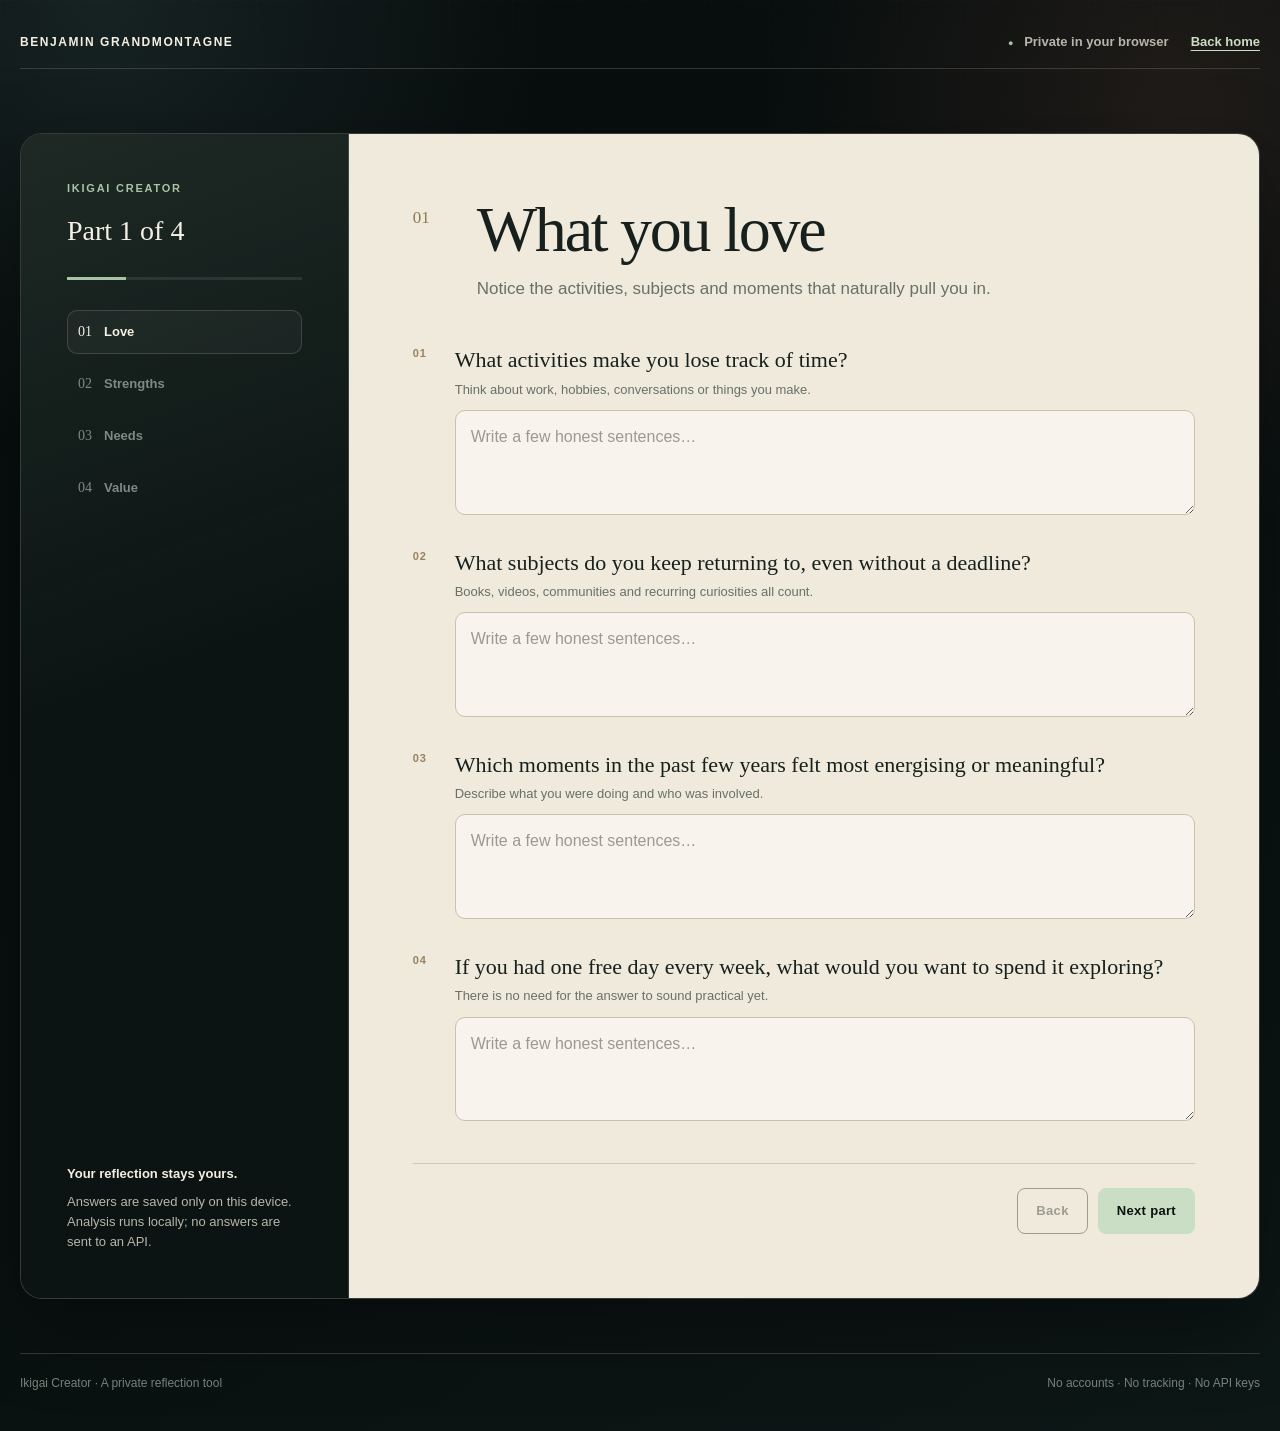
<file: ikigai.html>
<!DOCTYPE html>
<html lang="en">
<head>
  <meta charset="UTF-8">
  <meta name="viewport" content="width=device-width, initial-scale=1.0">
  <meta name="description" content="A private, browser-based Ikigai reflection tool that finds themes across what you love, do well, care about and can offer.">
  <meta name="theme-color" content="#0b1212">
  <link rel="canonical" href="https://bengrnd.github.io/ikigai.html">
  <link rel="icon" href="assets/img/favicon.svg" type="image/svg+xml">
  <link rel="stylesheet" href="assets/css/ikigai.css">
  <title>Ikigai Creator | Explore patterns worth pursuing</title>
</head>
<body data-view="questionnaire">
  <a class="skip-link" href="#main-content">Skip to questions</a>
  <div class="page-shell">
    <header class="topbar">
      <a class="brand" href="/">Benjamin Grandmontagne</a>
      <div class="topbar-actions">
        <span class="privacy-badge"><span aria-hidden="true">●</span> Private in your browser</span>
        <a href="/">Back home</a>
      </div>
    </header>

    <main id="main-content">
      <section id="questionnaire" class="questionnaire" aria-labelledby="step-title">
        <aside class="progress-panel" aria-label="Questionnaire progress">
          <div>
            <p class="product-label">Ikigai Creator</p>
            <p class="progress-label" id="progress-label">Part 1 of 4</p>
          </div>
          <div class="progress-track" role="progressbar" aria-label="Questionnaire progress" aria-valuemin="1" aria-valuemax="4" aria-valuenow="1">
            <span id="progress-bar"></span>
          </div>
          <ol class="progress-steps" id="progress-steps"></ol>
          <div class="privacy-note">
            <strong>Your reflection stays yours.</strong>
            <p>Answers are saved only on this device. Analysis runs locally; no answers are sent to an API.</p>
          </div>
        </aside>

        <form id="question-form" class="question-card" novalidate>
          <header class="question-header">
            <p class="step-number" id="step-number">01</p>
            <div>
              <h1 id="step-title" tabindex="-1">What you love</h1>
              <p id="step-prompt">Notice the activities, subjects and moments that naturally pull you in.</p>
            </div>
          </header>
          <div id="question-fields"></div>
          <footer class="form-actions">
            <p id="form-message" class="form-message" role="status" aria-live="polite"></p>
            <div>
              <button id="back-button" class="button button-secondary" type="button">Back</button>
              <button id="next-button" class="button button-primary" type="submit">Next part</button>
            </div>
          </footer>
        </form>
      </section>

      <section id="loading-panel" class="state-panel" aria-labelledby="loading-title" aria-live="polite" hidden>
        <div class="orbital-loader" aria-hidden="true"><span></span></div>
        <p class="product-label">Local semantic analysis</p>
        <h1 id="loading-title">Finding patterns in your answers</h1>
        <p id="loading-copy">Preparing the local model…</p>
        <div class="model-progress">
          <div><span id="loading-bar"></span></div>
          <strong id="loading-percent"></strong>
        </div>
        <p class="model-note">The first run downloads a quantized English model of about 23 MB. Subsequent runs should reuse the browser cache.</p>
        <p class="model-id">Model: <span id="model-name"></span></p>
      </section>

      <section id="error-panel" class="state-panel error-panel" aria-labelledby="error-title" hidden>
        <p class="product-label">Analysis paused</p>
        <h1 id="error-title">We could not finish the local analysis</h1>
        <p id="error-message"></p>
        <div class="state-actions">
          <button id="retry-button" class="button button-primary" type="button">Try again</button>
          <button class="button button-secondary" type="button" data-reset>Reset answers</button>
        </div>
      </section>

      <section id="results" class="results" hidden>
        <div id="results-content"></div>
        <footer class="results-actions">
          <div>
            <h2>Keep it as a conversation, not a verdict.</h2>
            <p>Edit an answer, notice what changes, and test promising directions in small ways.</p>
          </div>
          <div>
            <button id="edit-button" class="button button-primary" type="button">Edit answers</button>
            <button class="button button-danger" type="button" data-reset>Reset everything</button>
          </div>
        </footer>
      </section>
    </main>

    <footer class="site-footer">
      <p>Ikigai Creator · A private reflection tool</p>
      <p>No accounts · No tracking · No API keys</p>
    </footer>
  </div>
  <script type="module" src="assets/js/ikigai/app.js?v=5"></script>
</body>
</html>
</file>
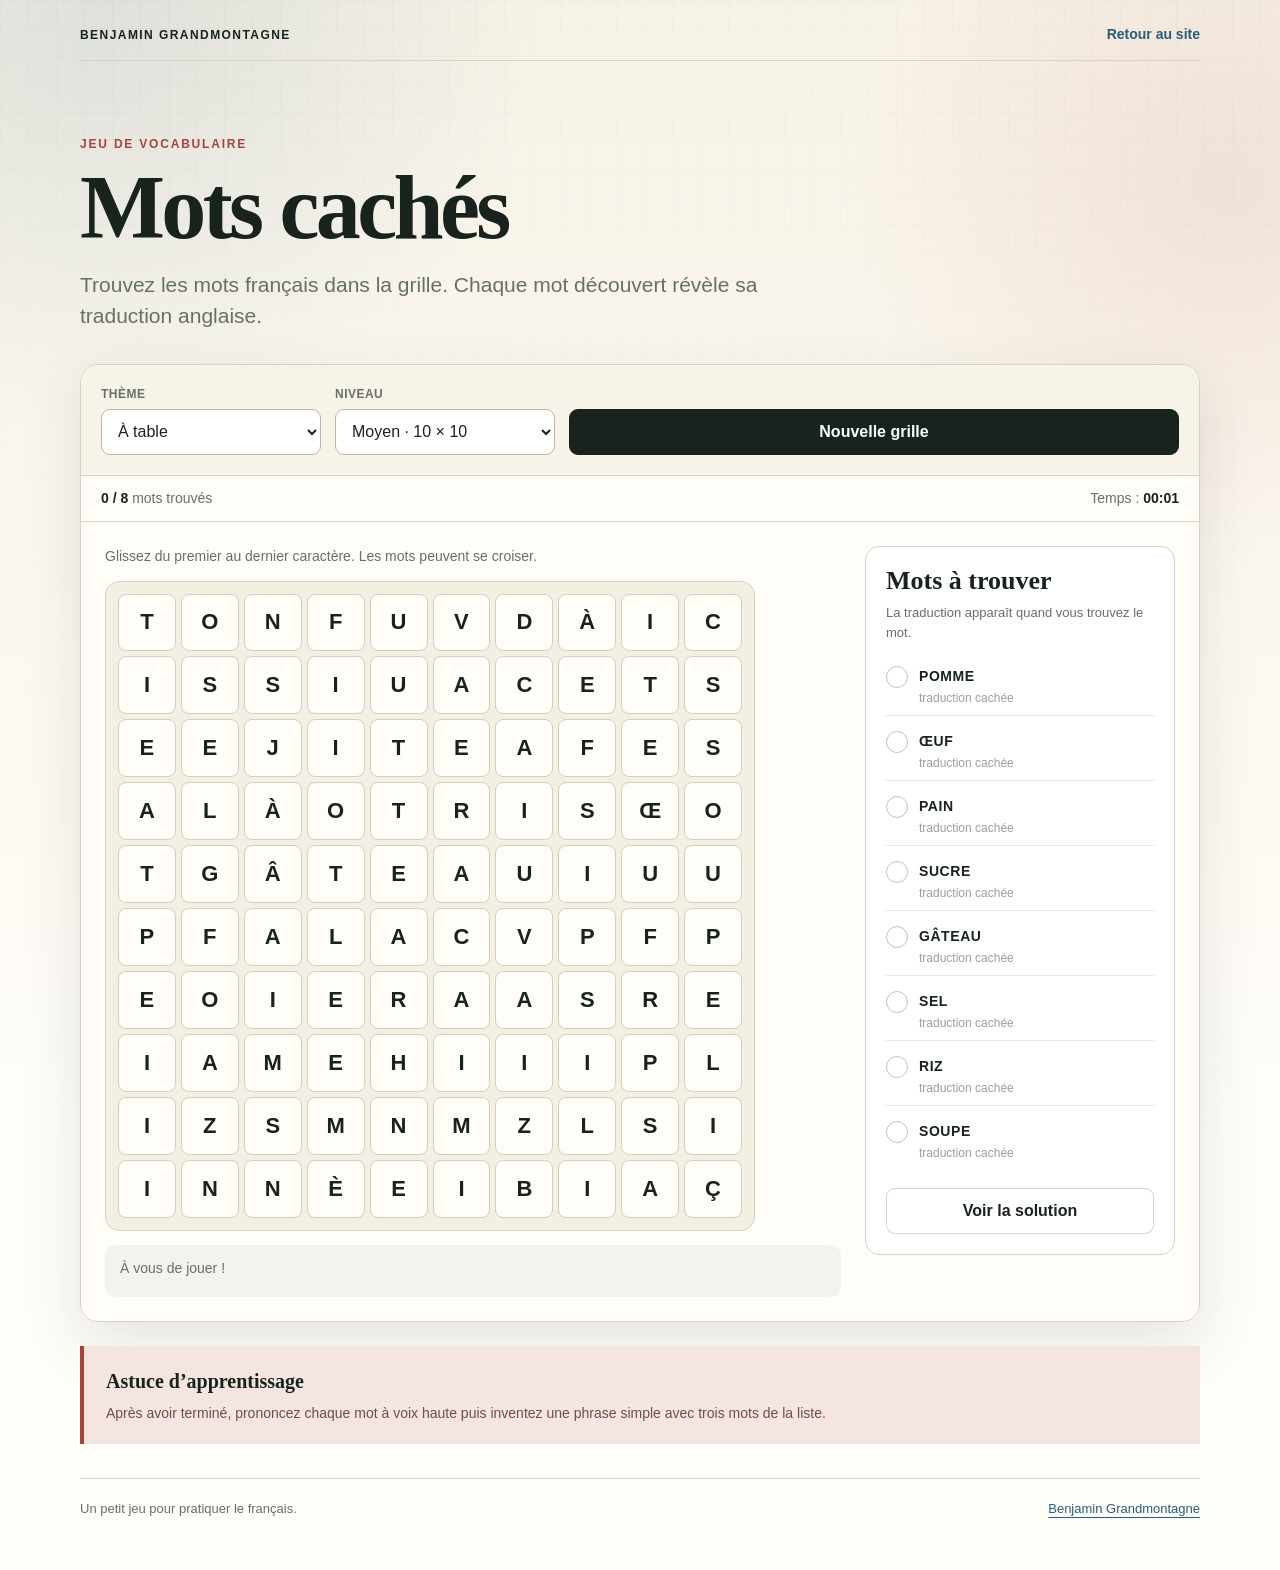
<file: wordsearch.html>
<!DOCTYPE html>
<html lang="fr">
<head>
  <meta charset="UTF-8">
  <meta name="viewport" content="width=device-width, initial-scale=1.0">
  <title>Mots cachés | Jeu de vocabulaire français</title>
  <meta name="description" content="Un jeu gratuit de mots cachés pour apprendre et réviser du vocabulaire français par thème.">
  <link rel="canonical" href="https://bengrnd.github.io/wordsearch.html">
  <meta name="theme-color" content="#f4efe3">

  <style>
    :root {
      color-scheme: light;
      --ink: #18231e;
      --muted: #657069;
      --paper: #f4efe3;
      --panel: #fffdf8;
      --line: #d9d1c1;
      --blue: #275d78;
      --blue-soft: #dfeef4;
      --red: #a94339;
      --red-soft: #f5e5e1;
      --green: #2f7452;
      --green-soft: #dff0e6;
      --gold: #b9852e;
      --shadow: 0 22px 60px rgba(44, 52, 46, 0.12);
    }

    * {
      box-sizing: border-box;
    }

    html {
      min-width: 320px;
    }

    body {
      margin: 0;
      color: var(--ink);
      background:
        radial-gradient(circle at 8% 0%, rgba(39, 93, 120, 0.12), transparent 28rem),
        radial-gradient(circle at 96% 12%, rgba(169, 67, 57, 0.1), transparent 24rem),
        linear-gradient(180deg, #f7f2e7 0%, #fffdf8 72%);
      font-family: "Aptos", "Segoe UI", Arial, sans-serif;
      line-height: 1.5;
    }

    body::before {
      position: fixed;
      inset: 0;
      z-index: -1;
      pointer-events: none;
      content: "";
      opacity: 0.2;
      background-image:
        linear-gradient(rgba(39, 93, 120, 0.12) 1px, transparent 1px),
        linear-gradient(90deg, rgba(39, 93, 120, 0.12) 1px, transparent 1px);
      background-size: 28px 28px;
      mask-image: linear-gradient(to bottom, #000, transparent 75%);
    }

    button,
    select {
      font: inherit;
    }

    button,
    select,
    a {
      -webkit-tap-highlight-color: transparent;
    }

    a {
      color: var(--blue);
      text-underline-offset: 4px;
    }

    a:focus-visible,
    button:focus-visible,
    select:focus-visible {
      outline: 3px solid rgba(39, 93, 120, 0.28);
      outline-offset: 3px;
    }

    .page {
      width: min(1120px, calc(100% - 32px));
      margin: 0 auto;
      padding: 24px 0 52px;
    }

    .topbar {
      display: flex;
      align-items: center;
      justify-content: space-between;
      gap: 18px;
      margin-bottom: clamp(44px, 7vw, 74px);
      padding-bottom: 15px;
      border-bottom: 1px solid var(--line);
    }

    .brand {
      color: var(--ink);
      font-size: 12px;
      font-weight: 800;
      letter-spacing: 0.12em;
      text-decoration: none;
      text-transform: uppercase;
    }

    .home-link {
      font-size: 14px;
      font-weight: 700;
      text-decoration: none;
    }

    .hero {
      max-width: 780px;
      margin-bottom: 32px;
    }

    .eyebrow {
      margin: 0 0 12px;
      color: var(--red);
      font-size: 12px;
      font-weight: 800;
      letter-spacing: 0.15em;
      text-transform: uppercase;
    }

    h1,
    h2 {
      font-family: "Iowan Old Style", "Palatino Linotype", Georgia, serif;
    }

    h1 {
      margin: 0;
      font-size: clamp(48px, 8vw, 90px);
      font-weight: 600;
      line-height: 0.95;
      letter-spacing: -0.04em;
    }

    .subtitle {
      max-width: 680px;
      margin: 18px 0 0;
      color: var(--muted);
      font-size: clamp(17px, 2vw, 21px);
    }

    .game-card {
      overflow: hidden;
      border: 1px solid var(--line);
      border-radius: 18px;
      background: rgba(255, 253, 248, 0.94);
      box-shadow: var(--shadow);
    }

    .toolbar {
      display: grid;
      grid-template-columns: repeat(2, minmax(150px, 220px)) minmax(150px, auto);
      gap: 14px;
      align-items: end;
      padding: 20px;
      border-bottom: 1px solid var(--line);
      background: rgba(244, 239, 227, 0.66);
    }

    .field label {
      display: block;
      margin-bottom: 6px;
      color: var(--muted);
      font-size: 12px;
      font-weight: 800;
      letter-spacing: 0.04em;
      text-transform: uppercase;
    }

    select,
    .button {
      min-height: 46px;
      border: 1px solid #bbb4a7;
      border-radius: 9px;
      background: #fff;
    }

    select {
      width: 100%;
      padding: 0 38px 0 12px;
      color: var(--ink);
    }

    .button {
      padding: 0 17px;
      color: #fff;
      border-color: var(--ink);
      background: var(--ink);
      font-weight: 800;
      cursor: pointer;
    }

    .button:hover {
      background: #2d3a33;
    }

    .button.secondary {
      color: var(--ink);
      border-color: var(--line);
      background: #fff;
    }

    .button.secondary:hover {
      background: var(--paper);
    }

    .button:disabled {
      cursor: not-allowed;
      opacity: 0.55;
    }

    .stats {
      display: flex;
      flex-wrap: wrap;
      gap: 12px 24px;
      align-items: center;
      justify-content: space-between;
      padding: 12px 20px;
      border-bottom: 1px solid var(--line);
      color: var(--muted);
      font-size: 14px;
    }

    .stats strong {
      color: var(--ink);
    }

    .play-area {
      display: grid;
      grid-template-columns: minmax(0, 1fr) minmax(250px, 310px);
      gap: 24px;
      align-items: start;
      padding: 24px;
    }

    .board-panel {
      min-width: 0;
    }

    .instructions {
      margin: 0 0 14px;
      color: var(--muted);
      font-size: 14px;
    }

    .grid-wrap {
      width: min(100%, 650px);
      padding: clamp(7px, 1.4vw, 12px);
      border: 1px solid var(--line);
      border-radius: 14px;
      background: var(--paper);
    }

    .word-grid {
      --grid-size: 10;
      display: grid;
      grid-template-columns: repeat(var(--grid-size), minmax(0, 1fr));
      gap: clamp(2px, 0.5vw, 5px);
      width: 100%;
      touch-action: none;
      user-select: none;
    }

    .cell {
      display: grid;
      aspect-ratio: 1;
      min-width: 0;
      padding: 0;
      place-items: center;
      border: 1px solid #d6cebf;
      border-radius: clamp(4px, 0.7vw, 8px);
      color: var(--ink);
      background: #fffdf8;
      font-size: clamp(12px, 2.2vw, 22px);
      font-weight: 800;
      line-height: 1;
      cursor: pointer;
      transition: color 100ms ease, background 100ms ease, border-color 100ms ease, transform 100ms ease;
    }

    .cell:hover {
      border-color: var(--blue);
      transform: translateY(-1px);
    }

    .cell.selecting {
      color: #173d50;
      border-color: #79a9bf;
      background: var(--blue-soft);
    }

    .cell.found {
      color: #174d35;
      border-color: #76a98d;
      background: var(--green-soft);
    }

    .cell.solution {
      color: #754c0d;
      border-color: #d8b774;
      background: #fff0c9;
    }

    .message {
      min-height: 52px;
      margin: 14px 0 0;
      padding: 13px 15px;
      border-radius: 10px;
      color: var(--muted);
      background: #f2f3ef;
      font-size: 14px;
    }

    .message.success {
      color: #1d5e40;
      background: var(--green-soft);
    }

    .message.notice {
      color: #77500f;
      background: #fff0c9;
    }

    .message.complete {
      animation: completePulse 800ms ease-out 2;
    }

    .vocabulary {
      padding: 20px;
      border: 1px solid var(--line);
      border-radius: 14px;
      background: #fff;
    }

    .vocabulary h2 {
      margin: 0;
      font-size: 26px;
      line-height: 1.1;
    }

    .vocabulary-intro {
      margin: 8px 0 16px;
      color: var(--muted);
      font-size: 13px;
    }

    .word-list {
      display: grid;
      gap: 7px;
      margin: 0 0 18px;
      padding: 0;
      list-style: none;
    }

    .word-item {
      display: grid;
      grid-template-columns: 24px minmax(0, 1fr);
      gap: 9px;
      align-items: start;
      padding: 8px 0;
      border-bottom: 1px solid #ece8de;
    }

    .word-item:last-child {
      border-bottom: 0;
    }

    .word-mark {
      display: grid;
      width: 22px;
      height: 22px;
      place-items: center;
      border: 1px solid #c9c2b6;
      border-radius: 50%;
      color: transparent;
      font-size: 13px;
      font-weight: 900;
    }

    .word-fr {
      display: block;
      font-size: 14px;
      font-weight: 800;
      letter-spacing: 0.04em;
    }

    .translation {
      display: block;
      margin-top: 2px;
      color: #9b9f9b;
      font-size: 12px;
    }

    .word-item.found .word-mark {
      color: #fff;
      border-color: var(--green);
      background: var(--green);
    }

    .word-item.found .word-fr {
      color: var(--green);
      text-decoration: line-through;
      text-decoration-thickness: 1px;
    }

    .word-item.found .translation,
    .word-item.revealed .translation {
      color: var(--muted);
    }

    .vocabulary .button {
      width: 100%;
    }

    .learning-note {
      margin-top: 24px;
      padding: 20px 22px;
      border-left: 4px solid var(--red);
      background: var(--red-soft);
    }

    .learning-note h2 {
      margin: 0 0 7px;
      font-size: 20px;
    }

    .learning-note p {
      margin: 0;
      color: #6f4d48;
      font-size: 14px;
    }

    footer {
      display: flex;
      justify-content: space-between;
      gap: 18px;
      margin-top: 34px;
      padding-top: 20px;
      border-top: 1px solid var(--line);
      color: var(--muted);
      font-size: 13px;
    }

    footer p {
      margin: 0;
    }

    @keyframes completePulse {
      50% {
        box-shadow: 0 0 0 5px rgba(47, 116, 82, 0.12);
        transform: translateY(-1px);
      }
    }

    @media (max-width: 820px) {
      .play-area {
        grid-template-columns: 1fr;
      }

      .grid-wrap {
        margin: 0 auto;
      }

      .vocabulary {
        width: min(100%, 650px);
        margin: 0 auto;
      }
    }

    @media (max-width: 620px) {
      .page {
        width: min(100% - 20px, 1120px);
        padding-top: 14px;
      }

      .topbar {
        margin-bottom: 36px;
      }

      .brand {
        font-size: 10px;
      }

      .home-link {
        font-size: 13px;
      }

      h1 {
        font-size: clamp(44px, 16vw, 68px);
      }

      .toolbar {
        grid-template-columns: 1fr 1fr;
        padding: 14px;
      }

      .toolbar .button {
        grid-column: 1 / -1;
      }

      .stats {
        padding: 11px 14px;
      }

      .play-area {
        gap: 18px;
        padding: 14px;
      }

      .grid-wrap {
        padding: 6px;
      }

      .cell {
        border-radius: 4px;
        font-size: clamp(11px, 4.2vw, 18px);
      }

      .vocabulary {
        padding: 17px;
      }

      footer {
        flex-direction: column;
      }
    }

    @media (prefers-reduced-motion: reduce) {
      *,
      *::before,
      *::after {
        scroll-behavior: auto !important;
        transition-duration: 0.01ms !important;
        animation-duration: 0.01ms !important;
        animation-iteration-count: 1 !important;
      }
    }
  </style>
</head>

<body>
  <div class="page">
    <nav class="topbar" aria-label="Navigation">
      <a class="brand" href="/">Benjamin Grandmontagne</a>
      <a class="home-link" href="/">Retour au site</a>
    </nav>

    <header class="hero">
      <p class="eyebrow">Jeu de vocabulaire</p>
      <h1>Mots cachés</h1>
      <p class="subtitle">
        Trouvez les mots français dans la grille. Chaque mot découvert révèle sa traduction anglaise.
      </p>
    </header>

    <main>
      <section class="game-card" aria-label="Jeu de mots cachés">
        <div class="toolbar">
          <div class="field">
            <label for="theme">Thème</label>
            <select id="theme">
              <option value="food">À table</option>
              <option value="travel">En voyage</option>
              <option value="animals">Les animaux</option>
              <option value="home">À la maison</option>
              <option value="daily">La vie quotidienne</option>
            </select>
          </div>

          <div class="field">
            <label for="difficulty">Niveau</label>
            <select id="difficulty">
              <option value="easy">Facile · 8 × 8</option>
              <option value="medium" selected>Moyen · 10 × 10</option>
              <option value="hard">Difficile · 12 × 12</option>
            </select>
          </div>

          <button class="button" id="new-game" type="button">Nouvelle grille</button>
        </div>

        <div class="stats" aria-label="Progression">
          <span><strong id="progress">0 / 8</strong> mots trouvés</span>
          <span>Temps : <strong id="timer">00:00</strong></span>
        </div>

        <div class="play-area">
          <div class="board-panel">
            <p class="instructions">
              Glissez du premier au dernier caractère. Les mots peuvent se croiser.
            </p>

            <div class="grid-wrap">
              <div
                class="word-grid"
                id="word-grid"
                role="grid"
                aria-label="Grille de mots cachés"
              ></div>
            </div>

            <p class="message" id="message" role="status" aria-live="polite">
              À vous de jouer !
            </p>
          </div>

          <aside class="vocabulary" aria-labelledby="vocabulary-title">
            <h2 id="vocabulary-title">Mots à trouver</h2>
            <p class="vocabulary-intro">La traduction apparaît quand vous trouvez le mot.</p>
            <ul class="word-list" id="word-list"></ul>
            <button class="button secondary" id="show-solution" type="button">Voir la solution</button>
          </aside>
        </div>
      </section>

      <section class="learning-note" aria-labelledby="tip-title">
        <h2 id="tip-title">Astuce d’apprentissage</h2>
        <p>
          Après avoir terminé, prononcez chaque mot à voix haute puis inventez une phrase simple avec trois mots de la liste.
        </p>
      </section>
    </main>

    <footer>
      <p>Un petit jeu pour pratiquer le français.</p>
      <a href="/">Benjamin Grandmontagne</a>
    </footer>
  </div>

  <script>
    (function () {
      "use strict";

      var THEMES = {
        food: {
          label: "À table",
          words: [
            { word: "POMME", translation: "apple" },
            { word: "PAIN", translation: "bread" },
            { word: "FROMAGE", translation: "cheese" },
            { word: "LAIT", translation: "milk" },
            { word: "SOUPE", translation: "soup" },
            { word: "ŒUF", translation: "egg" },
            { word: "SUCRE", translation: "sugar" },
            { word: "SEL", translation: "salt" },
            { word: "FRAISE", translation: "strawberry" },
            { word: "GÂTEAU", translation: "cake" },
            { word: "CAFÉ", translation: "coffee" },
            { word: "RIZ", translation: "rice" }
          ]
        },
        travel: {
          label: "En voyage",
          words: [
            { word: "TRAIN", translation: "train" },
            { word: "AVION", translation: "plane" },
            { word: "HÔTEL", translation: "hotel" },
            { word: "VALISE", translation: "suitcase" },
            { word: "BILLET", translation: "ticket" },
            { word: "GARE", translation: "station" },
            { word: "PLAGE", translation: "beach" },
            { word: "CARTE", translation: "map" },
            { word: "TAXI", translation: "taxi" },
            { word: "ROUTE", translation: "road" },
            { word: "VOYAGE", translation: "trip" },
            { word: "MÉTRO", translation: "subway" }
          ]
        },
        animals: {
          label: "Les animaux",
          words: [
            { word: "CHAT", translation: "cat" },
            { word: "CHIEN", translation: "dog" },
            { word: "CHEVAL", translation: "horse" },
            { word: "LAPIN", translation: "rabbit" },
            { word: "OISEAU", translation: "bird" },
            { word: "POISSON", translation: "fish" },
            { word: "SOURIS", translation: "mouse" },
            { word: "VACHE", translation: "cow" },
            { word: "MOUTON", translation: "sheep" },
            { word: "OURS", translation: "bear" },
            { word: "CANARD", translation: "duck" },
            { word: "TORTUE", translation: "turtle" }
          ]
        },
        home: {
          label: "À la maison",
          words: [
            { word: "TABLE", translation: "table" },
            { word: "CHAISE", translation: "chair" },
            { word: "PORTE", translation: "door" },
            { word: "FENÊTRE", translation: "window" },
            { word: "CUISINE", translation: "kitchen" },
            { word: "SALON", translation: "living room" },
            { word: "LAMPE", translation: "lamp" },
            { word: "JARDIN", translation: "garden" },
            { word: "DOUCHE", translation: "shower" },
            { word: "LIT", translation: "bed" },
            { word: "MUR", translation: "wall" },
            { word: "TOIT", translation: "roof" }
          ]
        },
        daily: {
          label: "La vie quotidienne",
          words: [
            { word: "MATIN", translation: "morning" },
            { word: "TRAVAIL", translation: "work" },
            { word: "ÉCOLE", translation: "school" },
            { word: "AMI", translation: "friend" },
            { word: "LIVRE", translation: "book" },
            { word: "MUSIQUE", translation: "music" },
            { word: "REPAS", translation: "meal" },
            { word: "MARCHE", translation: "walk" },
            { word: "TEMPS", translation: "time / weather" },
            { word: "FAMILLE", translation: "family" },
            { word: "SOIR", translation: "evening" },
            { word: "TÉLÉPHONE", translation: "phone" }
          ]
        }
      };

      var LEVELS = {
        easy: {
          size: 8,
          count: 6,
          directions: [[0, 1], [1, 0]]
        },
        medium: {
          size: 10,
          count: 8,
          directions: [[0, 1], [1, 0], [1, 1], [1, -1]]
        },
        hard: {
          size: 12,
          count: 10,
          directions: [
            [0, 1], [0, -1], [1, 0], [-1, 0],
            [1, 1], [1, -1], [-1, 1], [-1, -1]
          ]
        }
      };

      var FILLER = Array.from("EEEEEEEEAAAAAAAIIIIIIIIIISSSSSSNNNNNRRRRRTTTTTOOOOOLLLLUUUUDDDCCMMPPVVGGFFBBHHQJXZYÉÈÀÇ");

      var gridElement = document.getElementById("word-grid");
      var wordListElement = document.getElementById("word-list");
      var messageElement = document.getElementById("message");
      var progressElement = document.getElementById("progress");
      var timerElement = document.getElementById("timer");
      var themeSelect = document.getElementById("theme");
      var difficultySelect = document.getElementById("difficulty");
      var newGameButton = document.getElementById("new-game");
      var solutionButton = document.getElementById("show-solution");

      var state = {
        size: 10,
        grid: [],
        placements: [],
        found: new Set(),
        gameOver: false,
        startTime: 0,
        timerId: null,
        pointerId: null,
        selectionStart: null,
        selectionEnd: null,
        keyboardStart: null,
        lastPointerAt: 0
      };

      function randomInt(max) {
        return Math.floor(Math.random() * max);
      }

      function shuffled(items) {
        var copy = items.slice();
        for (var i = copy.length - 1; i > 0; i -= 1) {
          var j = randomInt(i + 1);
          var temp = copy[i];
          copy[i] = copy[j];
          copy[j] = temp;
        }
        return copy;
      }

      function coordinateKey(position) {
        return position.row + ":" + position.col;
      }

      function sameCoordinates(first, second) {
        if (first.length !== second.length) {
          return false;
        }

        return first.every(function (position, index) {
          return coordinateKey(position) === coordinateKey(second[index]);
        });
      }

      function placeWord(grid, entry, directions) {
        var letters = Array.from(entry.word);
        var options = shuffled(directions);

        for (var directionIndex = 0; directionIndex < options.length; directionIndex += 1) {
          var direction = options[directionIndex];

          for (var attempt = 0; attempt < 180; attempt += 1) {
            var row = randomInt(state.size);
            var col = randomInt(state.size);
            var positions = [];
            var valid = true;

            for (var letterIndex = 0; letterIndex < letters.length; letterIndex += 1) {
              var targetRow = row + direction[0] * letterIndex;
              var targetCol = col + direction[1] * letterIndex;

              if (
                targetRow < 0 ||
                targetRow >= state.size ||
                targetCol < 0 ||
                targetCol >= state.size
              ) {
                valid = false;
                break;
              }

              var existing = grid[targetRow][targetCol];
              if (existing && existing !== letters[letterIndex]) {
                valid = false;
                break;
              }

              positions.push({ row: targetRow, col: targetCol });
            }

            if (valid) {
              positions.forEach(function (position, index) {
                grid[position.row][position.col] = letters[index];
              });

              return {
                word: entry.word,
                translation: entry.translation,
                positions: positions
              };
            }
          }
        }

        return null;
      }

      function generatePuzzle(entries, level) {
        var eligible = entries.filter(function (entry) {
          return Array.from(entry.word).length <= level.size;
        });

        for (var generationAttempt = 0; generationAttempt < 40; generationAttempt += 1) {
          var selected = shuffled(eligible)
            .slice(0, level.count)
            .sort(function (a, b) {
              return Array.from(b.word).length - Array.from(a.word).length;
            });

          var grid = Array.from({ length: level.size }, function () {
            return Array(level.size).fill("");
          });
          var placements = [];
          var failed = false;

          for (var index = 0; index < selected.length; index += 1) {
            var placement = placeWord(grid, selected[index], level.directions);
            if (!placement) {
              failed = true;
              break;
            }
            placements.push(placement);
          }

          if (!failed) {
            for (var row = 0; row < level.size; row += 1) {
              for (var col = 0; col < level.size; col += 1) {
                if (!grid[row][col]) {
                  grid[row][col] = FILLER[randomInt(FILLER.length)];
                }
              }
            }

            return {
              grid: grid,
              placements: shuffled(placements)
            };
          }
        }

        throw new Error("Impossible de créer cette grille. Veuillez réessayer.");
      }

      function getLine(start, end) {
        var rowDistance = end.row - start.row;
        var colDistance = end.col - start.col;
        var rowMagnitude = Math.abs(rowDistance);
        var colMagnitude = Math.abs(colDistance);
        var isStraight = rowDistance === 0 || colDistance === 0 || rowMagnitude === colMagnitude;

        if (!isStraight) {
          return [];
        }

        var steps = Math.max(rowMagnitude, colMagnitude);
        var rowStep = rowDistance === 0 ? 0 : rowDistance / rowMagnitude;
        var colStep = colDistance === 0 ? 0 : colDistance / colMagnitude;
        var positions = [];

        for (var index = 0; index <= steps; index += 1) {
          positions.push({
            row: start.row + rowStep * index,
            col: start.col + colStep * index
          });
        }

        return positions;
      }

      function getCell(position) {
        return gridElement.querySelector(
          '.cell[data-row="' + position.row + '"][data-col="' + position.col + '"]'
        );
      }

      function clearSelectionPreview() {
        gridElement.querySelectorAll(".cell.selecting").forEach(function (cell) {
          cell.classList.remove("selecting");
        });
      }

      function showSelectionPreview(start, end) {
        clearSelectionPreview();
        getLine(start, end).forEach(function (position) {
          var cell = getCell(position);
          if (cell) {
            cell.classList.add("selecting");
          }
        });
      }

      function setMessage(text, type) {
        messageElement.textContent = text;
        messageElement.className = "message" + (type ? " " + type : "");
      }

      function renderWords() {
        wordListElement.innerHTML = "";

        state.placements.forEach(function (placement) {
          var item = document.createElement("li");
          var mark = document.createElement("span");
          var copy = document.createElement("span");
          var french = document.createElement("span");
          var translation = document.createElement("span");
          var isFound = state.found.has(placement.word);

          item.className = "word-item" + (isFound ? " found" : "");
          item.dataset.word = placement.word;
          mark.className = "word-mark";
          mark.textContent = "✓";
          mark.setAttribute("aria-hidden", "true");
          copy.className = "word-copy";
          french.className = "word-fr";
          french.textContent = placement.word;
          translation.className = "translation";
          translation.textContent = isFound ? placement.translation : "traduction cachée";

          copy.append(french, translation);
          item.append(mark, copy);
          wordListElement.appendChild(item);
        });
      }

      function renderGrid() {
        gridElement.innerHTML = "";
        gridElement.style.setProperty("--grid-size", state.size);
        gridElement.setAttribute(
          "aria-label",
          "Grille de " + state.size + " lignes et " + state.size + " colonnes"
        );

        state.grid.forEach(function (row, rowIndex) {
          row.forEach(function (letter, colIndex) {
            var cell = document.createElement("button");
            cell.type = "button";
            cell.className = "cell";
            cell.dataset.row = rowIndex;
            cell.dataset.col = colIndex;
            cell.textContent = letter;
            cell.setAttribute("role", "gridcell");
            cell.setAttribute(
              "aria-label",
              "Ligne " + (rowIndex + 1) + ", colonne " + (colIndex + 1) + ", " + letter
            );
            cell.addEventListener("pointerdown", handlePointerDown);
            cell.addEventListener("click", handleCellClick);
            cell.addEventListener("keydown", handleCellKeydown);
            gridElement.appendChild(cell);
          });
        });
      }

      function updateProgress() {
        progressElement.textContent = state.found.size + " / " + state.placements.length;
      }

      function markFound(placement) {
        state.found.add(placement.word);
        placement.positions.forEach(function (position) {
          var cell = getCell(position);
          if (cell) {
            cell.classList.add("found");
          }
        });

        renderWords();
        updateProgress();

        if (state.found.size === state.placements.length) {
          finishGame();
        } else {
          setMessage(
            "Bravo ! " + placement.word + " signifie « " + placement.translation + " ».",
            "success"
          );
        }
      }

      function evaluateSelection(start, end) {
        var positions = getLine(start, end);
        clearSelectionPreview();

        if (positions.length < 2) {
          setMessage("Continuez à chercher : sélectionnez un mot entier.");
          return;
        }

        var reversed = positions.slice().reverse();
        var match = state.placements.find(function (placement) {
          return (
            !state.found.has(placement.word) &&
            (sameCoordinates(placement.positions, positions) ||
              sameCoordinates(placement.positions, reversed))
          );
        });

        if (match) {
          markFound(match);
        } else {
          setMessage("Ce mot ne figure pas dans la liste. Essayez encore.");
        }
      }

      function positionFromCell(cell) {
        return {
          row: Number(cell.dataset.row),
          col: Number(cell.dataset.col)
        };
      }

      function handlePointerDown(event) {
        if (state.gameOver) {
          return;
        }

        event.preventDefault();
        state.pointerId = event.pointerId;
        state.selectionStart = positionFromCell(event.currentTarget);
        state.selectionEnd = state.selectionStart;
        state.keyboardStart = null;
        showSelectionPreview(state.selectionStart, state.selectionEnd);
      }

      function handlePointerMove(event) {
        if (state.pointerId !== event.pointerId || !state.selectionStart) {
          return;
        }

        event.preventDefault();
        var target = document.elementFromPoint(event.clientX, event.clientY);
        var cell = target && target.closest ? target.closest(".cell") : null;

        if (!cell || !gridElement.contains(cell)) {
          return;
        }

        var nextEnd = positionFromCell(cell);
        if (getLine(state.selectionStart, nextEnd).length) {
          state.selectionEnd = nextEnd;
          showSelectionPreview(state.selectionStart, state.selectionEnd);
        }
      }

      function handlePointerUp(event) {
        if (state.pointerId !== event.pointerId || !state.selectionStart) {
          return;
        }

        event.preventDefault();
        var start = state.selectionStart;
        var end = state.selectionEnd || start;
        state.pointerId = null;
        state.selectionStart = null;
        state.selectionEnd = null;
        state.lastPointerAt = Date.now();
        evaluateSelection(start, end);
      }

      function handleCellClick(event) {
        if (state.gameOver || Date.now() - state.lastPointerAt < 450) {
          return;
        }

        var position = positionFromCell(event.currentTarget);
        if (!state.keyboardStart) {
          state.keyboardStart = position;
          showSelectionPreview(position, position);
          setMessage("Début du mot sélectionné. Choisissez maintenant sa dernière lettre.");
        } else {
          var start = state.keyboardStart;
          state.keyboardStart = null;
          evaluateSelection(start, position);
        }
      }

      function handleCellKeydown(event) {
        var row = Number(event.currentTarget.dataset.row);
        var col = Number(event.currentTarget.dataset.col);
        var nextRow = row;
        var nextCol = col;

        if (event.key === "ArrowUp") {
          nextRow -= 1;
        } else if (event.key === "ArrowDown") {
          nextRow += 1;
        } else if (event.key === "ArrowLeft") {
          nextCol -= 1;
        } else if (event.key === "ArrowRight") {
          nextCol += 1;
        } else if (event.key === "Escape") {
          state.keyboardStart = null;
          clearSelectionPreview();
          setMessage("Sélection annulée.");
          return;
        } else {
          return;
        }

        event.preventDefault();
        if (nextRow >= 0 && nextRow < state.size && nextCol >= 0 && nextCol < state.size) {
          var nextCell = getCell({ row: nextRow, col: nextCol });
          if (nextCell) {
            nextCell.focus();
          }
        }
      }

      function formatTime(totalSeconds) {
        var minutes = Math.floor(totalSeconds / 60);
        var seconds = totalSeconds % 60;
        return String(minutes).padStart(2, "0") + ":" + String(seconds).padStart(2, "0");
      }

      function updateTimer() {
        var elapsed = Math.floor((Date.now() - state.startTime) / 1000);
        timerElement.textContent = formatTime(elapsed);
      }

      function stopTimer() {
        if (state.timerId) {
          window.clearInterval(state.timerId);
          state.timerId = null;
        }
      }

      function finishGame() {
        state.gameOver = true;
        stopTimer();
        solutionButton.disabled = true;
        var theme = THEMES[themeSelect.value].label.toLowerCase();
        setMessage(
          "Félicitations ! Vous avez trouvé tous les mots du thème « " + theme + " » en " +
            timerElement.textContent + ".",
          "success complete"
        );
      }

      function revealSolution() {
        if (state.gameOver) {
          return;
        }

        state.gameOver = true;
        stopTimer();
        solutionButton.disabled = true;
        state.placements.forEach(function (placement) {
          placement.positions.forEach(function (position) {
            var cell = getCell(position);
            if (cell && !cell.classList.contains("found")) {
              cell.classList.add("solution");
            }
          });

          var item = wordListElement.querySelector('[data-word="' + placement.word + '"]');
          if (item && !state.found.has(placement.word)) {
            item.classList.add("revealed");
            item.querySelector(".translation").textContent = placement.translation;
          }
        });

        setMessage(
          "Solution affichée. Les mots restant à trouver sont surlignés en jaune.",
          "notice"
        );
      }

      function startGame() {
        stopTimer();
        clearSelectionPreview();

        var level = LEVELS[difficultySelect.value];
        var theme = THEMES[themeSelect.value];
        state.size = level.size;
        state.found = new Set();
        state.gameOver = false;
        state.pointerId = null;
        state.selectionStart = null;
        state.selectionEnd = null;
        state.keyboardStart = null;
        state.lastPointerAt = 0;

        try {
          var puzzle = generatePuzzle(theme.words, level);
          state.grid = puzzle.grid;
          state.placements = puzzle.placements;
          renderGrid();
          renderWords();
          updateProgress();
          timerElement.textContent = "00:00";
          solutionButton.disabled = false;
          setMessage("À vous de jouer !");
          state.startTime = Date.now();
          state.timerId = window.setInterval(updateTimer, 1000);
        } catch (error) {
          state.gameOver = true;
          setMessage(error.message, "notice");
        }
      }

      document.addEventListener("pointermove", handlePointerMove, { passive: false });
      document.addEventListener("pointerup", handlePointerUp, { passive: false });
      document.addEventListener("pointercancel", handlePointerUp, { passive: false });
      newGameButton.addEventListener("click", startGame);
      themeSelect.addEventListener("change", startGame);
      difficultySelect.addEventListener("change", startGame);
      solutionButton.addEventListener("click", revealSolution);

      startGame();
    })();
  </script>
</body>
</html>
</file>
<file: assets/css/main.css>
:root {
  color-scheme: dark;
  --bg: #070b12;
  --surface-solid: #101827;
  --text: #f4efe3;
  --text-strong: #fff8ea;
  --muted: #b8b0a1;
  --subtle: #8f8779;
  --line: rgba(216, 190, 134, 0.18);
  --line-strong: rgba(216, 190, 134, 0.34);
  --accent: #d8be86;
  --accent-strong: #f0d99c;
  --accent-soft: rgba(216, 190, 134, 0.11);
  --brass: #a98548;
  --shadow: 0 34px 90px rgba(0, 0, 0, 0.42);
  --shadow-soft: 0 18px 48px rgba(0, 0, 0, 0.28);
  --page-pad: clamp(18px, 4vw, 56px);
  --section-gap: clamp(72px, 9vw, 126px);
}

* {
  box-sizing: border-box;
}

html {
  scroll-behavior: smooth;
}

body {
  min-width: 320px;
  margin: 0;
  font-family: Arial, Helvetica, sans-serif;
  line-height: 1.65;
  color: var(--text);
  background:
    radial-gradient(circle at 10% 5%, rgba(216, 190, 134, 0.12), transparent 28rem),
    radial-gradient(circle at 86% 2%, rgba(54, 74, 105, 0.32), transparent 32rem),
    linear-gradient(135deg, #05070c 0%, var(--bg) 42%, #0d1420 100%);
}

body::before {
  position: fixed;
  inset: 0;
  z-index: -1;
  pointer-events: none;
  content: "";
  background-image:
    linear-gradient(rgba(216, 190, 134, 0.045) 1px, transparent 1px),
    linear-gradient(90deg, rgba(216, 190, 134, 0.035) 1px, transparent 1px);
  background-size: 96px 96px;
  mask-image: linear-gradient(to bottom, rgba(0, 0, 0, 0.75), transparent 70%);
}

a {
  color: var(--accent-strong);
  text-underline-offset: 4px;
  transition: color 160ms ease, border-color 160ms ease, background 160ms ease, transform 160ms ease;
}

a:hover {
  color: var(--text-strong);
}

a:focus-visible {
  outline: 3px solid rgba(216, 190, 134, 0.34);
  outline-offset: 4px;
  border-radius: 2px;
}

p {
  margin: 0 0 16px;
}

h1,
h2,
h3 {
  margin: 0;
  color: var(--text-strong);
  line-height: 1.04;
}

h1,
h2 {
  font-family: Georgia, "Times New Roman", serif;
  font-weight: 600;
  letter-spacing: -0.035em;
}

h1 {
  max-width: 980px;
  font-size: clamp(48px, 7.8vw, 104px);
  overflow-wrap: anywhere;
}

h2 {
  max-width: 800px;
  margin-bottom: 22px;
  font-size: clamp(30px, 4.2vw, 56px);
  overflow-wrap: anywhere;
}

h3 {
  margin-bottom: 10px;
  font-size: 19px;
  font-weight: 700;
  letter-spacing: -0.01em;
}

.page {
  width: min(1180px, calc(100% - (var(--page-pad) * 2)));
  margin: 0 auto;
  padding: 24px 0 72px;
}

nav {
  position: sticky;
  top: 0;
  z-index: 10;
  display: flex;
  align-items: center;
  justify-content: space-between;
  gap: 18px;
  margin-bottom: clamp(64px, 8vw, 112px);
  padding: 12px 0;
  border-bottom: 1px solid var(--line);
  background: rgba(7, 11, 18, 0.82);
  backdrop-filter: blur(18px);
}

.nav-mark {
  color: var(--text-strong);
  font-size: 12px;
  font-weight: 800;
  letter-spacing: 0.14em;
  text-decoration: none;
  text-transform: uppercase;
  white-space: nowrap;
}

.nav-links {
  display: flex;
  flex-wrap: wrap;
  justify-content: flex-end;
  gap: 6px;
}

.nav-links a {
  display: inline-flex;
  min-height: 36px;
  align-items: center;
  padding: 7px 10px;
  border: 1px solid transparent;
  color: var(--muted);
  font-size: 13px;
  font-weight: 700;
  text-decoration: none;
}

.nav-links a:hover,
.nav-links a:focus-visible {
  border-color: var(--line);
  color: var(--text-strong);
  background: rgba(216, 190, 134, 0.06);
}

main {
  display: grid;
  gap: var(--section-gap);
}

.hero {
  display: grid;
  grid-template-columns: minmax(0, 1fr) minmax(290px, 380px);
  gap: clamp(34px, 5vw, 66px);
  align-items: end;
  min-height: min(700px, calc(100vh - 128px));
  padding: clamp(34px, 6vw, 78px);
  border: 1px solid var(--line-strong);
  background:
    linear-gradient(135deg, rgba(20, 30, 47, 0.94), rgba(8, 12, 20, 0.86)),
    linear-gradient(120deg, rgba(216, 190, 134, 0.13), transparent 58%);
  box-shadow: var(--shadow);
  overflow: hidden;
}

.hero-content {
  position: relative;
  z-index: 1;
  min-width: 0;
}

.hero-kicker,
.section-kicker {
  color: var(--accent);
  font-size: 12px;
  font-weight: 800;
  letter-spacing: 0.16em;
  text-transform: uppercase;
}

.hero-kicker {
  display: inline-flex;
  align-items: center;
  gap: 12px;
  margin-bottom: 24px;
}

.hero-kicker::before,
.section-kicker::before {
  display: inline-block;
  width: 42px;
  height: 1px;
  margin-right: 12px;
  vertical-align: middle;
  content: "";
  background: var(--brass);
}

.subtitle {
  max-width: 860px;
  margin: 26px 0 22px;
  color: var(--text);
  font-family: Georgia, "Times New Roman", serif;
  font-size: clamp(24px, 3vw, 38px);
  line-height: 1.24;
  letter-spacing: -0.02em;
  overflow-wrap: anywhere;
}

.intro,
.lead,
.section-copy {
  max-width: 760px;
  color: var(--muted);
  font-size: clamp(17px, 1.7vw, 20px);
  line-height: 1.7;
}

.primary-cta {
  display: inline-flex;
  align-items: center;
  justify-content: center;
  min-height: 46px;
  margin-top: 14px;
  padding: 11px 18px;
  border: 1px solid var(--accent);
  color: #080c13;
  background: linear-gradient(135deg, var(--accent-strong), var(--brass));
  font-size: 13px;
  font-weight: 800;
  letter-spacing: 0.08em;
  text-decoration: none;
  text-transform: uppercase;
}

.primary-cta:hover,
.primary-cta:focus-visible {
  color: #05070c;
  transform: translateY(-1px);
}

.hero-panel {
  display: grid;
  gap: 0;
  border-top: 1px solid var(--line-strong);
  border-bottom: 1px solid var(--line-strong);
  background: rgba(7, 11, 18, 0.34);
}

.signal {
  padding: 22px 0;
  border-top: 1px solid var(--line);
}

.signal:first-child {
  border-top: 0;
}

.signal strong {
  display: block;
  margin-bottom: 6px;
  color: var(--text-strong);
  font-size: 15px;
}

.signal span,
.focus-list span,
.card p,
.principles p {
  display: block;
  color: var(--muted);
  line-height: 1.58;
}

section {
  scroll-margin-top: 96px;
}

.section-shell {
  display: grid;
  gap: 30px;
}

.section-head {
  max-width: 840px;
}

.section-kicker {
  margin-bottom: 14px;
}

.two-column {
  display: grid;
  grid-template-columns: minmax(0, 1fr) minmax(300px, 0.9fr);
  gap: clamp(34px, 6vw, 78px);
  align-items: start;
}

.focus-list,
.principles,
.cards {
  display: grid;
  gap: 0;
}

.focus-list {
  margin: 0;
  padding: 0;
  border-top: 1px solid var(--line-strong);
  border-bottom: 1px solid var(--line-strong);
  list-style: none;
}

.focus-list li,
.principles article {
  padding: 24px 0;
  border-top: 1px solid var(--line);
}

.focus-list li:first-child,
.principles article:first-child {
  border-top: 0;
}

.focus-list strong {
  display: block;
  margin-bottom: 7px;
  color: var(--text-strong);
  font-size: 16px;
}

.principles {
  grid-template-columns: repeat(4, minmax(0, 1fr));
  border-top: 1px solid var(--line-strong);
  border-bottom: 1px solid var(--line-strong);
}

.principles article {
  min-height: 100%;
  padding: 24px 22px;
  border-top: 0;
  border-left: 1px solid var(--line);
}

.principles article:first-child {
  border-left: 0;
}

.cards {
  grid-template-columns: repeat(3, minmax(0, 1fr));
  gap: 18px;
}

.writing-section .card {
  display: grid;
  grid-template-columns: minmax(0, 1fr) auto;
  gap: 24px;
  align-items: end;
}

.card {
  display: flex;
  min-height: 100%;
  flex-direction: column;
  padding: clamp(22px, 3vw, 30px);
  border: 1px solid var(--line);
  background: linear-gradient(180deg, rgba(21, 31, 49, 0.88), rgba(13, 19, 30, 0.78));
  box-shadow: var(--shadow-soft);
  transition: transform 180ms ease, border-color 180ms ease, background 180ms ease;
}

.card:hover {
  border-color: var(--line-strong);
  background: linear-gradient(180deg, rgba(26, 39, 61, 0.92), rgba(15, 22, 35, 0.84));
  transform: translateY(-3px);
}

.card.featured {
  background:
    linear-gradient(135deg, rgba(216, 190, 134, 0.13), rgba(15, 22, 35, 0.86)),
    var(--surface-solid);
}

.card p:last-child {
  margin-bottom: 0;
}

.tag {
  display: inline-flex;
  width: fit-content;
  align-items: center;
  margin-bottom: 16px;
  padding: 5px 9px;
  border: 1px solid var(--line);
  color: var(--accent);
  background: var(--accent-soft);
  font-size: 11px;
  font-weight: 800;
  letter-spacing: 0.08em;
  text-transform: uppercase;
}

.small {
  margin-top: auto;
  padding-top: 14px;
  color: var(--subtle);
  font-size: 14px;
  line-height: 1.5;
}

.small a {
  font-weight: 800;
}

.contact {
  display: grid;
  grid-template-columns: minmax(0, 1fr) auto;
  gap: 28px;
  align-items: center;
  padding: clamp(30px, 5vw, 48px);
  border: 1px solid var(--line-strong);
  background:
    linear-gradient(135deg, rgba(216, 190, 134, 0.13), rgba(15, 22, 35, 0.78)),
    var(--surface-solid);
  box-shadow: var(--shadow-soft);
}

.contact h2 {
  margin-bottom: 0;
}

.contact p:last-child {
  margin-bottom: 0;
}

@media (max-width: 1080px) {
  .hero,
  .two-column,
  .contact {
    grid-template-columns: 1fr;
  }

  .hero {
    min-height: auto;
  }

  .hero-panel,
  .principles,
  .cards {
    grid-template-columns: repeat(2, minmax(0, 1fr));
  }

  .signal {
    padding: 18px 18px 18px 0;
  }
}

@media (max-width: 820px) {
  nav {
    position: static;
    align-items: flex-start;
    flex-direction: column;
  }

  .nav-links {
    justify-content: flex-start;
  }

  .writing-section .card {
    grid-template-columns: 1fr;
  }
}

@media (max-width: 680px) {
  :root {
    --page-pad: 16px;
    --section-gap: 58px;
  }

  .page {
    width: min(100% - 24px, 1180px);
    padding-top: 14px;
    padding-bottom: 44px;
  }

  nav {
    margin-bottom: 34px;
    padding-bottom: 14px;
  }

  .nav-mark {
    max-width: 100%;
    font-size: 11px;
    letter-spacing: 0.11em;
    white-space: normal;
  }

  .nav-links {
    width: 100%;
    gap: 5px;
  }

  .nav-links a {
    min-height: 34px;
    padding: 6px 8px;
    font-size: 12px;
  }

  .nav-optional-mobile {
    display: none;
  }

  .hero {
    gap: 26px;
    padding: 24px 16px;
    overflow: hidden;
  }

  .hero-kicker,
  .section-kicker {
    font-size: 10px;
    letter-spacing: 0.12em;
  }

  .hero-kicker::before,
  .section-kicker::before {
    width: 30px;
    margin-right: 8px;
  }

  h1 {
    max-width: 100%;
    font-size: clamp(34px, 10vw, 43px);
    line-height: 1.02;
    letter-spacing: -0.045em;
    overflow-wrap: anywhere;
    word-break: normal;
  }

  h2 {
    font-size: clamp(28px, 8vw, 38px);
  }

  h3 {
    font-size: 18px;
  }

  .subtitle {
    max-width: 100%;
    margin-top: 18px;
    font-size: clamp(20px, 5.8vw, 26px);
    line-height: 1.28;
    overflow-wrap: anywhere;
  }

  .intro,
  .lead,
  .section-copy {
    max-width: 100%;
    font-size: 16px;
    line-height: 1.65;
    overflow-wrap: anywhere;
  }

  .primary-cta {
    width: 100%;
    max-width: 360px;
    padding: 11px 14px;
    text-align: center;
  }

  .hero-panel,
  .principles,
  .cards {
    grid-template-columns: 1fr;
  }

  .signal {
    padding: 18px 0;
  }

  .principles article {
    padding: 22px 0;
    border-top: 1px solid var(--line);
    border-left: 0;
  }

  .principles article:first-child {
    border-top: 0;
  }

  .contact {
    padding: 26px 20px;
  }
}

@media (max-width: 380px) {
  h1 {
    font-size: clamp(31px, 9.3vw, 36px);
  }

  .subtitle {
    font-size: clamp(19px, 5.4vw, 23px);
  }
}

@media (prefers-reduced-motion: reduce) {
  *,
  *::before,
  *::after {
    scroll-behavior: auto !important;
    transition-duration: 0.01ms !important;
    animation-duration: 0.01ms !important;
    animation-iteration-count: 1 !important;
  }
}
</file>
<file: assets/css/enhancements.css>
:root {
  --font-sans: "Aptos", "Segoe UI", "Helvetica Neue", Arial, sans-serif;
  --font-serif: "Iowan Old Style", "Palatino Linotype", "Book Antiqua", Palatino, Georgia, serif;
}

body {
  font-family: var(--font-sans);
  font-kerning: normal;
  text-rendering: optimizeLegibility;
}

h1,
h2,
.subtitle {
  font-family: var(--font-serif);
}

h1,
h2,
h3,
.nav-mark,
.primary-cta,
.tag {
  font-kerning: normal;
}

h1,
h2 {
  text-wrap: balance;
}

.intro,
.lead,
.section-copy,
.card p,
.signal span,
.focus-list span,
.principles p {
  text-wrap: pretty;
}

.site-footer {
  display: flex;
  align-items: center;
  justify-content: space-between;
  gap: 24px;
  margin-top: clamp(48px, 7vw, 82px);
  padding: 24px 0 4px;
  border-top: 1px solid var(--line);
  color: var(--subtle);
  font-size: 13px;
}

.site-footer p {
  margin: 0;
}

.footer-links {
  display: flex;
  flex-wrap: wrap;
  justify-content: flex-end;
  gap: 8px 18px;
}

.footer-links a {
  color: var(--muted);
  font-weight: 700;
  text-decoration: none;
}

.footer-links a:hover,
.footer-links a:focus-visible {
  color: var(--text-strong);
}

@media (max-width: 680px) {
  .site-footer {
    align-items: flex-start;
    flex-direction: column;
    gap: 14px;
  }

  .footer-links {
    justify-content: flex-start;
  }
}
</file>
<file: assets/css/ikigai.css>
:root {
  color-scheme: dark;
  --bg: #091010;
  --panel: #101919;
  --panel-strong: #152120;
  --paper: #f0eadc;
  --ink: #17201d;
  --text: #f4efe3;
  --muted: #b8b6aa;
  --muted-dark: #687069;
  --line: rgba(229, 217, 187, 0.18);
  --line-dark: rgba(23, 32, 29, 0.16);
  --sage: #a9c3a6;
  --sage-strong: #c9dec4;
  --gold: #d0ad6b;
  --terracotta: #c9785f;
  --blue: #6f9fa4;
  --shadow: 0 28px 80px rgba(0, 0, 0, 0.34);
  --radius: 22px;
}

* { box-sizing: border-box; }

html { min-width: 320px; scroll-behavior: smooth; }

body {
  margin: 0;
  color: var(--text);
  background:
    radial-gradient(circle at 8% 0%, rgba(111, 159, 164, 0.15), transparent 28rem),
    radial-gradient(circle at 92% 8%, rgba(201, 120, 95, 0.12), transparent 26rem),
    linear-gradient(145deg, #070c0c, var(--bg) 54%, #0d1716);
  font-family: "Aptos", "Segoe UI", Arial, sans-serif;
  line-height: 1.55;
}

body::before {
  position: fixed;
  inset: 0;
  z-index: -1;
  pointer-events: none;
  content: "";
  opacity: 0.42;
  background-image:
    linear-gradient(rgba(169, 195, 166, 0.045) 1px, transparent 1px),
    linear-gradient(90deg, rgba(169, 195, 166, 0.04) 1px, transparent 1px);
  background-size: 64px 64px;
  mask-image: linear-gradient(to bottom, #000, transparent 72%);
}

button, textarea { font: inherit; }

button, textarea, a { -webkit-tap-highlight-color: transparent; }

a { color: var(--sage-strong); text-underline-offset: 4px; }

a:hover { color: #fff; }

a:focus-visible, button:focus-visible, textarea:focus-visible {
  outline: 3px solid rgba(201, 222, 196, 0.4);
  outline-offset: 3px;
}

[hidden] { display: none !important; }

.skip-link {
  position: fixed;
  top: 10px;
  left: 10px;
  z-index: 100;
  padding: 10px 14px;
  color: var(--ink);
  background: var(--paper);
  transform: translateY(-150%);
}

.skip-link:focus { transform: translateY(0); }

.page-shell {
  width: min(1240px, calc(100% - 40px));
  margin: 0 auto;
  padding: 22px 0 38px;
}

.topbar {
  display: flex;
  align-items: center;
  justify-content: space-between;
  gap: 18px;
  margin-bottom: clamp(32px, 5vw, 68px);
  padding: 10px 0 16px;
  border-bottom: 1px solid var(--line);
}

.brand {
  color: var(--text);
  font-size: 12px;
  font-weight: 800;
  letter-spacing: 0.13em;
  text-decoration: none;
  text-transform: uppercase;
}

.topbar-actions { display: flex; align-items: center; gap: 22px; font-size: 13px; font-weight: 700; }

.privacy-badge { color: var(--muted); font-weight: 600; }

.privacy-badge span { margin-right: 7px; color: var(--sage); font-size: 9px; }

.questionnaire {
  display: grid;
  grid-template-columns: minmax(230px, 0.36fr) minmax(0, 1fr);
  min-height: 700px;
  overflow: hidden;
  border: 1px solid var(--line);
  border-radius: var(--radius);
  background: var(--panel);
  box-shadow: var(--shadow);
}

.progress-panel {
  display: flex;
  flex-direction: column;
  padding: clamp(26px, 4vw, 46px);
  border-right: 1px solid var(--line);
  background:
    linear-gradient(160deg, rgba(169, 195, 166, 0.12), transparent 46%),
    #0b1413;
}

.product-label, .eyebrow {
  margin: 0 0 12px;
  color: var(--sage);
  font-size: 11px;
  font-weight: 800;
  letter-spacing: 0.16em;
  text-transform: uppercase;
}

.progress-label { margin: 0; color: var(--text); font-family: Georgia, serif; font-size: 28px; }

.progress-track {
  height: 3px;
  margin: 24px 0 30px;
  overflow: hidden;
  background: rgba(255,255,255,0.09);
}

.progress-track span { display: block; width: 25%; height: 100%; background: var(--sage); transition: width 260ms ease; }

.progress-steps { display: grid; gap: 8px; margin: 0; padding: 0; list-style: none; }

.progress-steps li {
  display: flex;
  align-items: center;
  gap: 12px;
  min-height: 44px;
  padding: 9px 10px;
  border: 1px solid transparent;
  border-radius: 10px;
  color: #7f8983;
  font-size: 13px;
  font-weight: 700;
}

.progress-steps li span { font-family: Georgia, serif; font-size: 14px; font-weight: 400; }

.progress-steps li.is-current { border-color: var(--line); color: var(--text); background: rgba(255,255,255,0.035); }

.progress-steps li.is-complete { color: var(--sage); }

.privacy-note { margin-top: auto; padding-top: 32px; color: var(--muted); font-size: 13px; }

.privacy-note strong { display: block; margin-bottom: 7px; color: var(--text); }

.privacy-note p { margin: 0; }

.question-card { padding: clamp(30px, 5vw, 68px); color: var(--ink); background: var(--paper); }

.question-header { display: grid; grid-template-columns: 48px minmax(0, 1fr); gap: 16px; margin-bottom: 44px; }

.step-number { margin: 7px 0 0; color: #8e7650; font-family: Georgia, serif; font-size: 17px; }

h1, h2 { font-family: "Iowan Old Style", "Palatino Linotype", Georgia, serif; font-weight: 500; letter-spacing: -0.035em; }

.question-header h1 { margin: 0; font-size: clamp(38px, 5vw, 64px); line-height: 1; }

.question-header p:last-child { max-width: 660px; margin: 14px 0 0; color: var(--muted-dark); font-size: 17px; }

#question-fields { display: grid; gap: 34px; }

.question-group label {
  display: grid;
  grid-template-columns: 32px minmax(0, 1fr);
  gap: 10px;
  margin-bottom: 5px;
  color: var(--ink);
  font-family: Georgia, serif;
  font-size: clamp(18px, 2vw, 22px);
  line-height: 1.3;
}

.question-group label span { color: #9a8260; font-family: "Aptos", "Segoe UI", sans-serif; font-size: 11px; font-weight: 800; letter-spacing: 0.08em; }

.field-hint { margin: 0 0 10px 42px; color: var(--muted-dark); font-size: 13px; }

textarea {
  display: block;
  width: calc(100% - 42px);
  min-height: 94px;
  margin-left: 42px;
  resize: vertical;
  border: 1px solid #c9c0ad;
  border-radius: 10px;
  padding: 14px 15px;
  color: var(--ink);
  background: rgba(255,255,255,0.48);
  line-height: 1.55;
  transition: border-color 160ms ease, box-shadow 160ms ease, background 160ms ease;
}

textarea:hover { border-color: #9d927d; background: rgba(255,255,255,0.7); }

textarea:focus { border-color: #557b74; background: #fffdf8; box-shadow: 0 0 0 4px rgba(85, 123, 116, 0.1); outline: none; }

textarea::placeholder { color: #9a9a91; }

.form-actions {
  display: flex;
  align-items: center;
  justify-content: space-between;
  gap: 16px;
  margin-top: 42px;
  padding-top: 24px;
  border-top: 1px solid var(--line-dark);
}

.form-actions > div, .state-actions, .results-actions > div:last-child { display: flex; flex-wrap: wrap; gap: 10px; }

.form-message { min-height: 22px; margin: 0; color: #796544; font-size: 13px; font-weight: 700; }

.button {
  min-height: 46px;
  border: 1px solid transparent;
  border-radius: 8px;
  padding: 11px 18px;
  cursor: pointer;
  font-size: 13px;
  font-weight: 800;
  letter-spacing: 0.025em;
  transition: transform 160ms ease, background 160ms ease, border-color 160ms ease;
}

.button:hover { transform: translateY(-1px); }

.button:disabled { cursor: not-allowed; opacity: 0.38; transform: none; }

.button-primary { color: #0a1210; background: var(--sage-strong); border-color: var(--sage-strong); }

.button-primary:hover { background: #e2efde; }

.button-secondary { color: inherit; background: transparent; border-color: currentColor; opacity: 0.76; }

.question-card .button-secondary { color: var(--ink); }

.button-danger { color: #f2c8bd; background: transparent; border-color: rgba(201,120,95,0.55); }

.state-panel {
  display: grid;
  justify-items: center;
  min-height: 650px;
  align-content: center;
  padding: clamp(34px, 8vw, 96px);
  border: 1px solid var(--line);
  border-radius: var(--radius);
  text-align: center;
  background: linear-gradient(145deg, rgba(21,33,32,0.96), rgba(10,18,17,0.96));
  box-shadow: var(--shadow);
}

.state-panel h1 { max-width: 760px; margin: 0; font-size: clamp(40px, 6vw, 72px); line-height: 1; }

.state-panel > p:not(.product-label, .model-note, .model-id) { max-width: 620px; margin: 20px 0; color: var(--muted); font-size: 17px; }

.orbital-loader { position: relative; width: 90px; height: 90px; margin-bottom: 28px; border: 1px solid rgba(169,195,166,0.18); border-radius: 50%; }

.orbital-loader::before, .orbital-loader::after, .orbital-loader span { position: absolute; border-radius: 50%; content: ""; }

.orbital-loader::before { inset: 18px; background: rgba(169,195,166,0.12); }

.orbital-loader::after { top: 8px; left: 39px; width: 12px; height: 12px; background: var(--sage); transform-origin: 6px 37px; animation: orbit 1.6s linear infinite; }

.orbital-loader span { inset: 32px; background: var(--gold); }

@keyframes orbit { to { transform: rotate(360deg); } }

@media (prefers-reduced-motion: reduce) {
  *, *::before, *::after { scroll-behavior: auto !important; animation-duration: 0.01ms !important; animation-iteration-count: 1 !important; transition-duration: 0.01ms !important; }
}

.model-progress { display: grid; grid-template-columns: minmax(180px, 420px) 46px; gap: 12px; align-items: center; width: min(100%, 480px); margin-top: 14px; }

.model-progress > div { height: 5px; overflow: hidden; border-radius: 10px; background: rgba(255,255,255,0.1); }

.model-progress span { display: block; width: 0; height: 100%; background: var(--sage); transition: width 180ms ease; }

.model-progress strong { color: var(--sage); font-size: 12px; }

.model-note { max-width: 600px; margin: 22px 0 8px; color: #8e9891; font-size: 13px; }

.model-id { margin: 0; color: #6f7973; font-family: monospace; font-size: 11px; }

.error-panel .state-actions { margin-top: 12px; }

.results { display: grid; gap: 82px; }

#results-content { display: grid; gap: 82px; }

.result-hero { padding: clamp(38px, 7vw, 88px); border: 1px solid var(--line); border-radius: var(--radius); background: linear-gradient(135deg, rgba(169,195,166,0.15), rgba(16,25,25,0.86)); box-shadow: var(--shadow); }

.result-hero h1 { max-width: 830px; margin: 0; font-size: clamp(48px, 8vw, 94px); line-height: 0.96; }

.result-hero > p:not(.eyebrow) { max-width: 720px; margin: 26px 0 34px; color: var(--muted); font-size: clamp(17px,2vw,21px); }

.top-theme-list, .intersection-list { margin: 0; padding: 0; list-style: none; }

.top-theme-list { display: flex; flex-wrap: wrap; gap: 10px; }

.top-theme-list li { display: inline-flex; align-items: center; gap: 12px; padding: 9px 11px 9px 14px; border: 1px solid var(--line); border-radius: 99px; color: var(--text); background: rgba(255,255,255,0.035); font-size: 14px; font-weight: 700; }

.top-theme-list strong { display: grid; width: 28px; height: 28px; place-items: center; border-radius: 50%; color: var(--ink); background: var(--sage); font-size: 10px; }

.result-section { display: grid; gap: 30px; }

.result-heading { max-width: 780px; }

.result-heading h2, .results-actions h2 { margin: 0; font-size: clamp(34px, 5vw, 58px); line-height: 1.05; }

.result-heading > p:last-child { margin: 17px 0 0; color: var(--muted); font-size: 16px; }

.ikigai-map { position: relative; width: min(100%, 620px); aspect-ratio: 1; margin: 0 auto; }

.ikigai-circle { position: absolute; display: grid; width: 54%; aspect-ratio: 1; place-items: center; border: 1px solid currentColor; border-radius: 50%; text-align: center; mix-blend-mode: screen; }

.ikigai-circle span { max-width: 120px; font-family: Georgia, serif; font-size: clamp(13px,2.4vw,19px); line-height: 1.2; }

.circle-love { top: 0; left: 23%; color: #d88b73; background: rgba(201,120,95,0.1); }
.circle-good { top: 23%; right: 0; color: #d9bc7e; background: rgba(208,173,107,0.1); }
.circle-needs { bottom: 0; left: 23%; color: #79aeb4; background: rgba(111,159,164,0.1); }
.circle-paid { top: 23%; left: 0; color: #b9d1b5; background: rgba(169,195,166,0.1); }

.ikigai-center { position: absolute; top: 50%; left: 50%; z-index: 2; display: grid; width: 30%; aspect-ratio: 1; place-content: center; border: 1px solid rgba(244,239,227,0.38); border-radius: 50%; padding: 12px; text-align: center; background: rgba(9,16,16,0.92); transform: translate(-50%,-50%); }

.ikigai-center small { color: var(--muted); font-size: 9px; font-weight: 800; letter-spacing: 0.1em; text-transform: uppercase; }
.ikigai-center strong { margin-top: 5px; font-family: Georgia, serif; font-size: clamp(14px,2.6vw,24px); line-height: 1.05; }

.area-results { display: grid; grid-template-columns: repeat(2, minmax(0, 1fr)); gap: 16px; }

.area-result { padding: clamp(22px, 3vw, 34px); border: 1px solid var(--line); border-radius: 14px; background: rgba(16,25,25,0.82); }

.area-number { margin: 0 0 7px; color: var(--sage); font-family: Georgia, serif; font-size: 13px; }

.area-result h3 { margin: 0; font-family: Georgia, serif; font-size: clamp(23px,3vw,32px); font-weight: 500; }

.answer-evidence {
  min-height: 142px;
  margin-top: 22px;
  padding: 17px 18px;
  border-left: 2px solid var(--sage);
  background: rgba(255,255,255,0.035);
}

.area-love .answer-evidence { border-left-color: var(--terracotta); }
.area-good .answer-evidence { border-left-color: var(--gold); }
.area-needs .answer-evidence { border-left-color: var(--blue); }

.answer-evidence p {
  margin: 0 0 8px;
  color: #89938c;
  font-size: 10px;
  font-weight: 800;
  letter-spacing: 0.07em;
  line-height: 1.4;
  text-transform: uppercase;
}

.answer-evidence blockquote {
  margin: 0;
  color: var(--text);
  font-family: Georgia, serif;
  font-size: 16px;
  line-height: 1.48;
}

.match-label {
  display: flex;
  align-items: center;
  gap: 8px;
  margin: 17px 0 0;
  color: var(--sage);
  font-size: 10px;
  font-weight: 800;
  letter-spacing: 0.09em;
  text-transform: uppercase;
}

.match-label span { font-size: 15px; font-weight: 400; }

.area-result ol { display: grid; gap: 17px; margin: 24px 0 0; padding: 0; list-style: none; }

.area-result li > div:first-child { display: flex; justify-content: space-between; gap: 15px; margin-bottom: 7px; color: var(--muted); font-size: 13px; }
.area-result li strong { color: var(--text); font-size: 11px; }

.score-track { height: 3px; overflow: hidden; background: rgba(255,255,255,0.08); }
.score-track span { display: block; height: 100%; background: var(--sage); }
.area-love .score-track span { background: var(--terracotta); }
.area-good .score-track span { background: var(--gold); }
.area-needs .score-track span { background: var(--blue); }

.score-note { max-width: 720px; margin: 0; color: #828b85; font-size: 12px; }

.intersection-section { grid-template-columns: minmax(260px,0.68fr) minmax(0,1fr); align-items: start; gap: clamp(30px,6vw,80px); }

.intersection-list { border-top: 1px solid var(--line); }

.intersection-list li { padding: 20px 0; border-bottom: 1px solid var(--line); }
.intersection-list li > div { display: flex; align-items: baseline; justify-content: space-between; gap: 16px; }
.intersection-list strong { font-family: Georgia, serif; font-size: 21px; font-weight: 500; }
.intersection-list span { color: var(--sage); font-size: 11px; font-weight: 800; letter-spacing: 0.05em; text-transform: uppercase; }
.intersection-list p { margin: 5px 0 0; color: var(--muted); font-size: 13px; }
.empty-result { padding: 24px; border: 1px solid var(--line); color: var(--muted); }

.direction-list { display: grid; border-top: 1px solid var(--line); }

.direction-list article { display: grid; grid-template-columns: 52px minmax(0,1fr); gap: 20px; padding: 26px 0; border-bottom: 1px solid var(--line); }
.direction-list article > span { color: var(--sage); font-family: Georgia, serif; }
.direction-list h3 { margin: 0; font-family: Georgia, serif; font-size: clamp(22px,3vw,31px); font-weight: 500; }
.direction-list p { max-width: 760px; margin: 8px 0 0; color: var(--muted); }

.results-actions { display: flex; align-items: center; justify-content: space-between; gap: 28px; padding: clamp(28px,5vw,50px); border: 1px solid var(--line); border-radius: var(--radius); background: rgba(16,25,25,0.82); }
.results-actions h2 { max-width: 660px; font-size: clamp(28px,4vw,44px); }
.results-actions p { max-width: 600px; margin: 12px 0 0; color: var(--muted); }

.site-footer { display: flex; justify-content: space-between; gap: 18px; margin-top: 54px; padding-top: 20px; border-top: 1px solid var(--line); color: #768079; font-size: 12px; }
.site-footer p { margin: 0; }

@media (max-width: 820px) {
  .questionnaire { grid-template-columns: 1fr; }
  .progress-panel { padding: 24px; border-right: 0; border-bottom: 1px solid var(--line); }
  .progress-steps { grid-template-columns: repeat(4, 1fr); }
  .progress-steps li { justify-content: center; min-height: 36px; padding: 6px; font-size: 0; }
  .progress-steps li span { font-size: 13px; }
  .privacy-note { display: none; }
  .intersection-section { grid-template-columns: 1fr; }
  .results-actions { align-items: flex-start; flex-direction: column; }
}

@media (max-width: 640px) {
  .page-shell { width: min(100% - 24px, 1240px); padding-top: 12px; }
  .topbar { align-items: flex-start; margin-bottom: 22px; }
  .topbar-actions { justify-content: flex-end; gap: 12px; }
  .privacy-badge { display: none; }
  .brand { max-width: 150px; font-size: 10px; }
  .questionnaire { border-radius: 14px; }
  .progress-panel { padding: 20px; }
  .progress-label { font-size: 23px; }
  .progress-track { margin: 17px 0; }
  .question-card { padding: 28px 20px; }
  .question-header { grid-template-columns: 1fr; gap: 3px; margin-bottom: 34px; }
  .step-number { margin: 0; }
  .question-group label { grid-template-columns: 28px minmax(0,1fr); }
  .field-hint { margin-left: 38px; }
  textarea { width: calc(100% - 38px); margin-left: 38px; }
  .form-actions { align-items: stretch; flex-direction: column; }
  .form-actions > div { display: grid; grid-template-columns: 0.7fr 1.3fr; }
  .form-message { order: 2; }
  .area-results { grid-template-columns: 1fr; }
  .result-hero { padding: 34px 24px; border-radius: 14px; }
  .result-hero h1 { font-size: clamp(43px,15vw,68px); }
  .ikigai-map { width: calc(100% + 12px); margin-left: -6px; }
  .ikigai-circle span { max-width: 82px; font-size: 12px; }
  .ikigai-center { width: 34%; }
  .direction-list article { grid-template-columns: 36px minmax(0,1fr); gap: 10px; }
  .results-actions > div:last-child { width: 100%; }
  .results-actions .button { flex: 1; }
  .site-footer { align-items: flex-start; flex-direction: column; }
}
</file>
